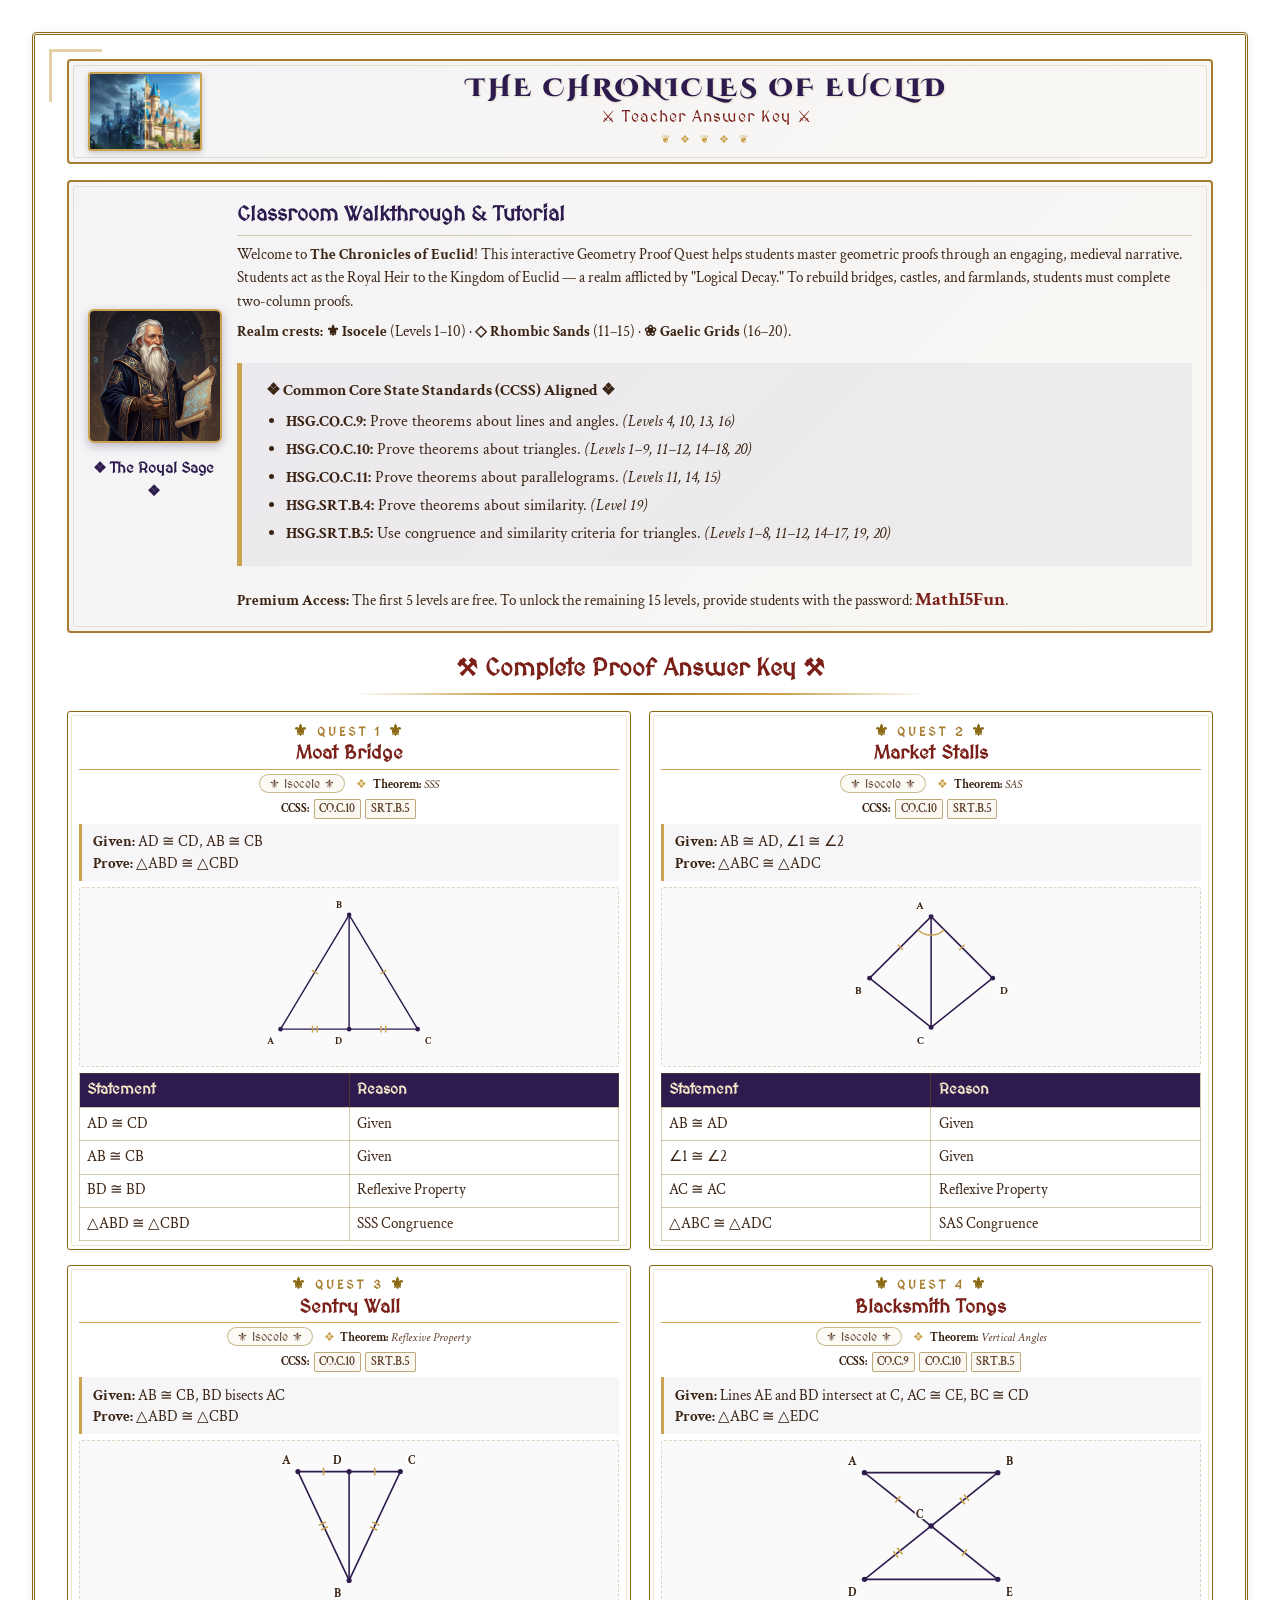
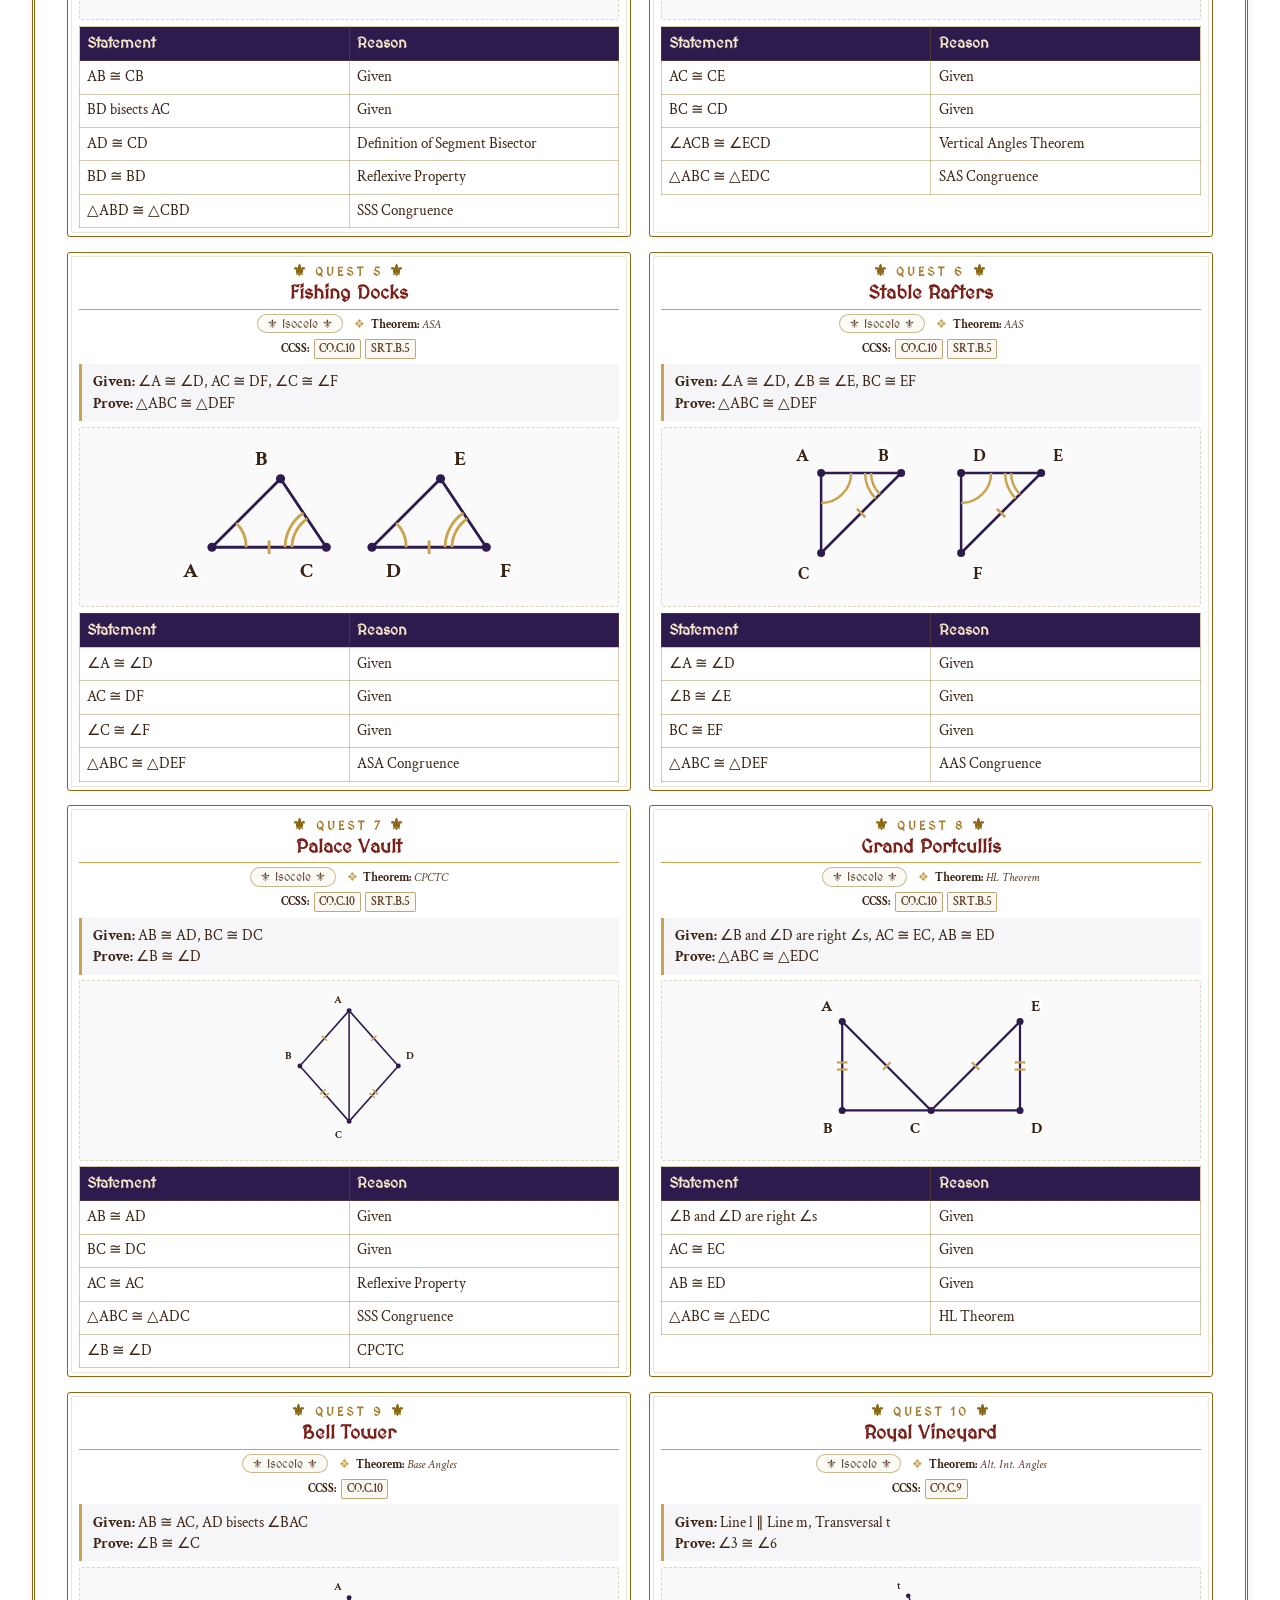
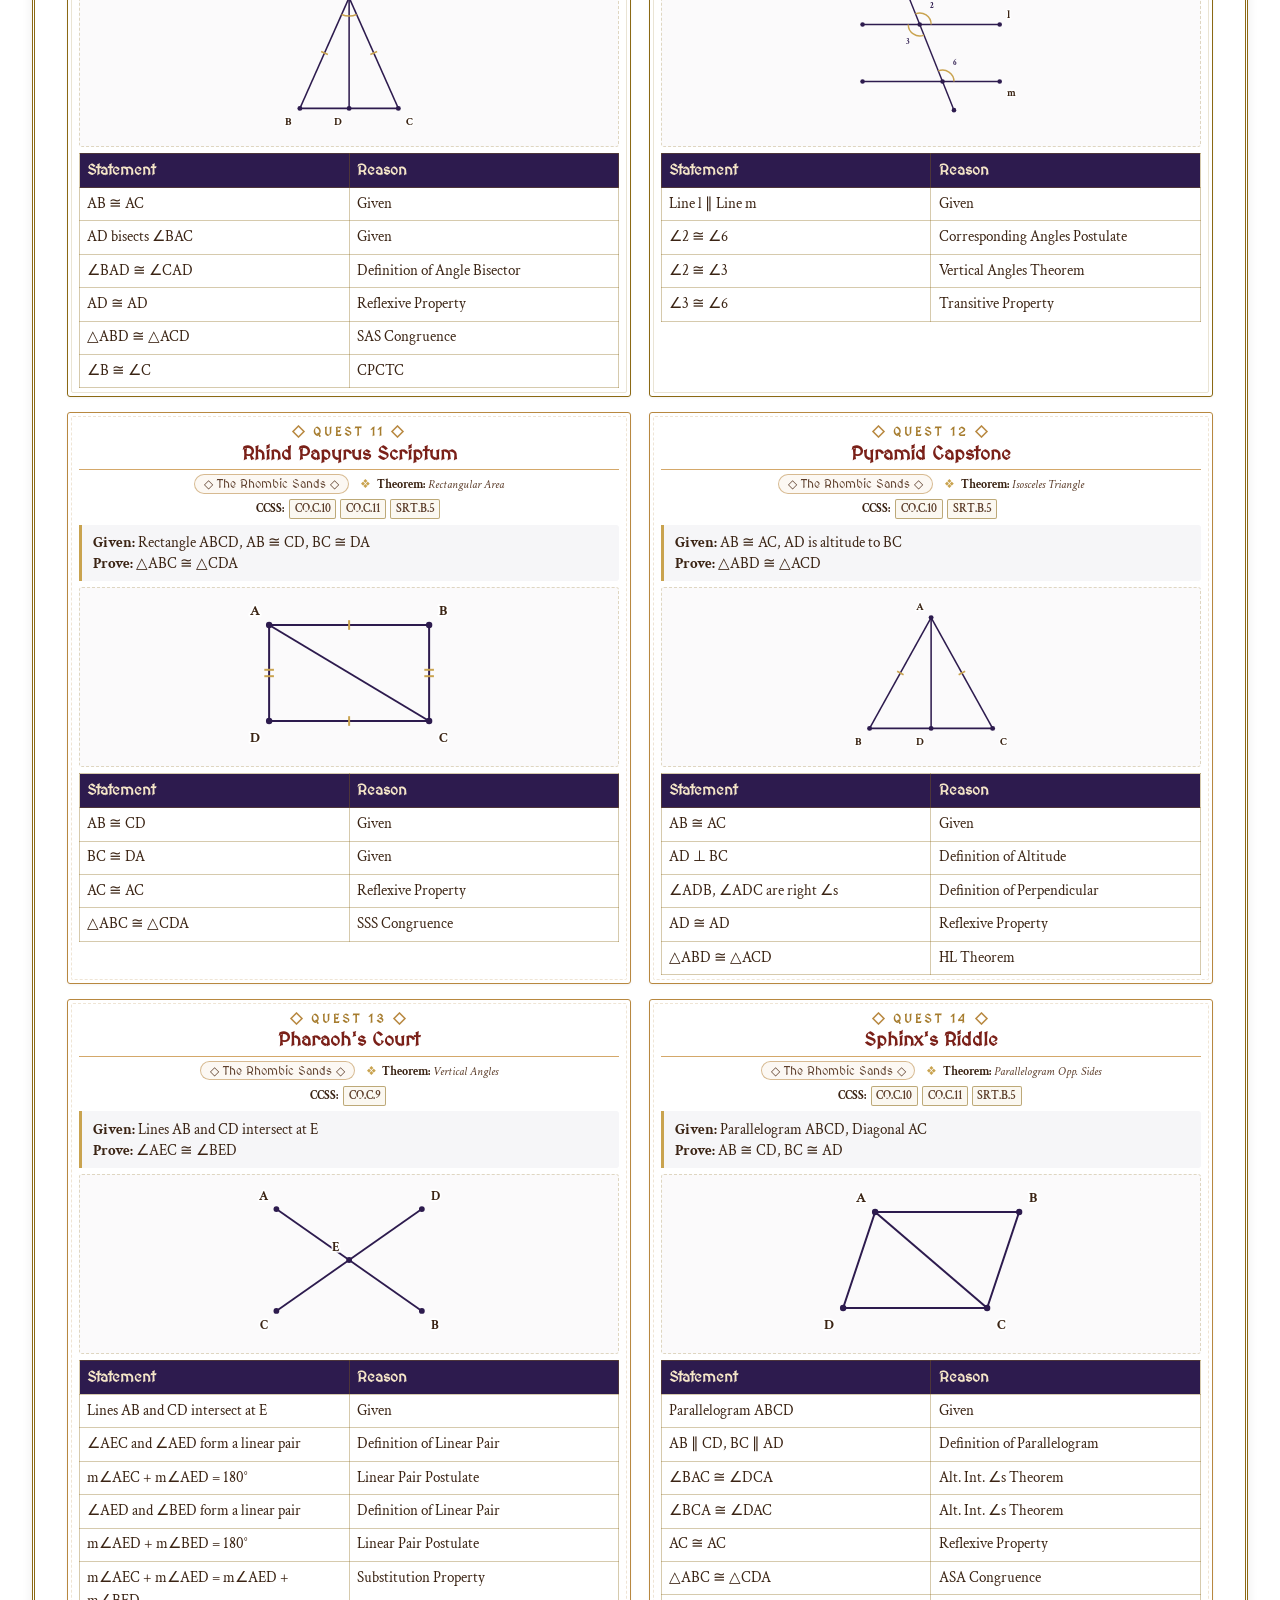
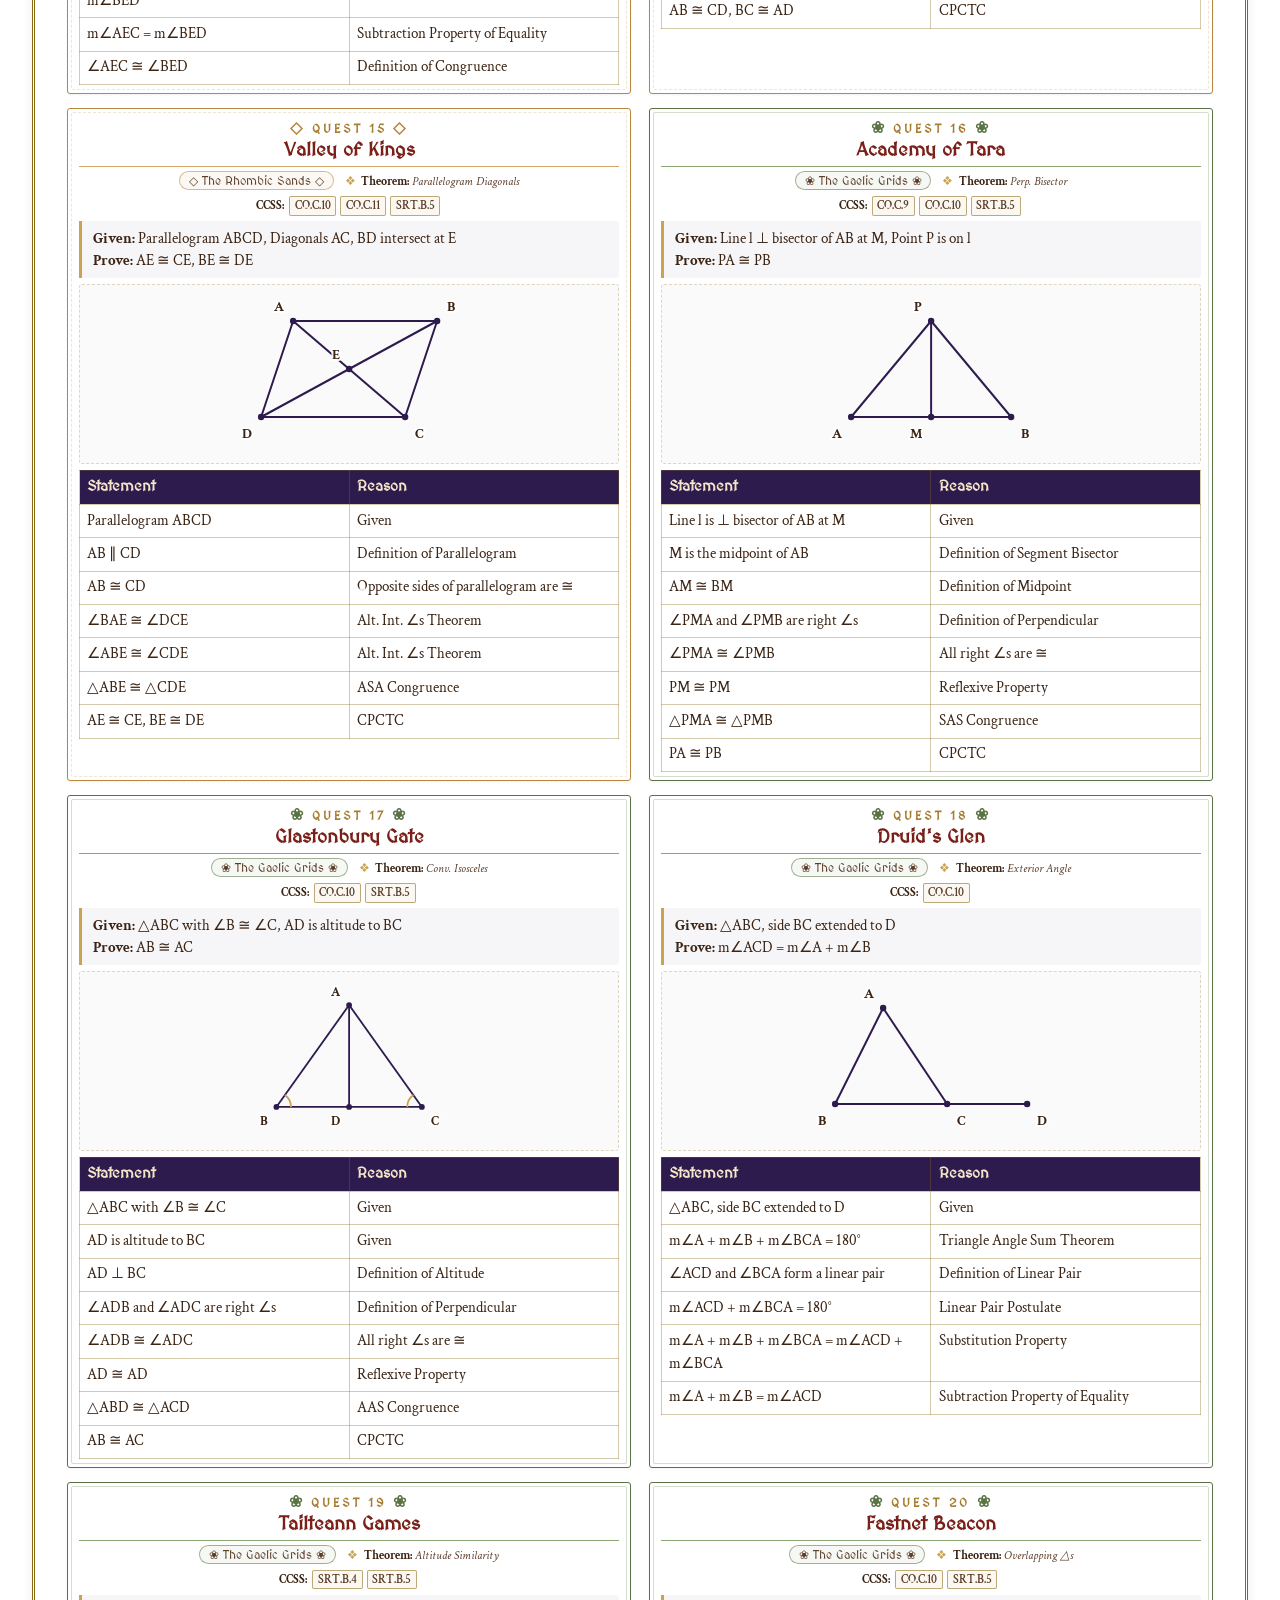
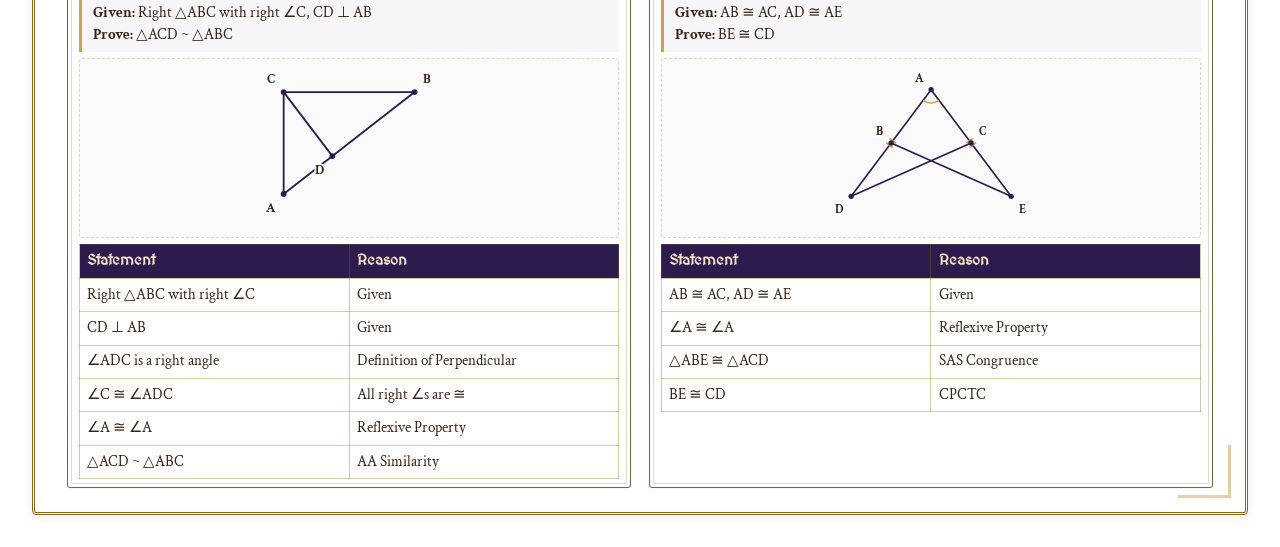
<file: AnswerKey.html>
<!DOCTYPE html>
<html lang="en">
<head>
    <meta charset="UTF-8">
    <meta name="viewport" content="width=device-width, initial-scale=1.0">
    <title>The Chronicles of Euclid - Teacher Answer Key</title>
    <link rel="preconnect" href="https://fonts.googleapis.com">
    <link href="https://fonts.googleapis.com/css2?family=Cinzel+Decorative:wght@400;700;900&family=MedievalSharp&family=Crimson+Text:ital,wght@0,400;0,600;0,700;1,400&display=swap" rel="stylesheet">
    <style>
        :root {
            --deep-plum: #2d1b4e;
            --royal-gold: #c9a34f;
            --burnt-gold: #a67c2e;
            --parchment: #f5e6c8;
            --parchment-dark: #e8d4a8;
            --ink-brown: #3b2414;
            --faded-ink: #5c3d2a;
            --blood-red: #7a2018;
            --emerald: #2e5339;
            --midnight: #1a1028;
            --border-ornate: #8b6914;
        }

        body {
            font-family: 'Crimson Text', Georgia, serif;
            background-color: #ffffff;
            color: var(--ink-brown);
            margin: 0;
            padding: 2rem;
            line-height: 1.55;
            font-size: 1.0rem;
        }

        .container {
            max-width: 1200px;
            margin: 0 auto;
            background: #ffffff;
            border: 3px double var(--border-ornate);
            border-radius: 4px;
            padding: 1.5rem 2rem;
            box-shadow: 0 2px 12px rgba(0, 0, 0, 0.08);
            position: relative;
        }

        .container::before,
        .container::after {
            content: '';
            position: absolute;
            width: 50px;
            height: 50px;
            border: 3px solid var(--royal-gold);
            opacity: 0.5;
        }
        .container::before { top: 14px; left: 14px; border-right: none; border-bottom: none; }
        .container::after { bottom: 14px; right: 14px; border-left: none; border-top: none; }

        h1, h2, h3 {
            font-family: 'Cinzel Decorative', 'MedievalSharp', cursive;
            color: var(--deep-plum);
            text-align: center;
        }

        /* Compact header: image + title block in a single row */
        .compact-header {
            display: flex;
            align-items: center;
            gap: 1.2rem;
            padding: 0.7rem 1.2rem;
            border: 2px solid var(--burnt-gold);
            border-radius: 4px;
            margin-bottom: 1rem;
            background: linear-gradient(135deg, rgba(45, 27, 78, 0.05) 0%, rgba(139, 105, 20, 0.05) 100%);
            position: relative;
        }
        .compact-header::before {
            content: '';
            position: absolute;
            inset: 4px;
            border: 1px solid rgba(139, 105, 20, 0.18);
            border-radius: 2px;
            pointer-events: none;
        }
        .compact-header .banner-img {
            width: 110px;
            height: 75px;
            object-fit: cover;
            border: 2px solid var(--royal-gold);
            border-radius: 3px;
            flex-shrink: 0;
            box-shadow: 0 2px 6px rgba(0,0,0,0.2);
        }
        .compact-header .title-block { flex: 1; text-align: center; }
        .compact-header h1 {
            font-size: 1.55rem;
            text-transform: uppercase;
            letter-spacing: 3px;
            margin: 0;
            font-weight: 900;
            text-shadow: 1px 1px 2px rgba(139, 105, 20, 0.2);
            line-height: 1.1;
        }
        .compact-header .subtitle {
            font-family: 'MedievalSharp', cursive;
            font-size: 1.0rem;
            color: var(--blood-red);
            margin-top: 0.15rem;
            letter-spacing: 1px;
        }
        .compact-header .ornate-mini {
            color: var(--royal-gold);
            letter-spacing: 4px;
            font-size: 0.7rem;
            margin-top: 0.1rem;
        }

        h2 {
            font-family: 'MedievalSharp', cursive;
            font-size: 1.5rem;
            margin-top: 1rem;
            margin-bottom: 0.9rem;
            color: var(--blood-red);
            position: relative;
            padding-bottom: 0.6rem;
        }

        h2::after {
            content: '';
            position: absolute;
            bottom: 0;
            left: 25%;
            width: 50%;
            height: 2px;
            background: linear-gradient(90deg, transparent, var(--royal-gold), var(--burnt-gold), var(--royal-gold), transparent);
        }

        .tutorial-box {
            background: linear-gradient(135deg, rgba(45, 27, 78, 0.05) 0%, rgba(139, 105, 20, 0.05) 100%);
            border: 2px solid var(--burnt-gold);
            padding: 1rem 1.2rem;
            border-radius: 4px;
            margin-bottom: 1rem;
            display: flex;
            align-items: center;
            gap: 1.2rem;
            position: relative;
        }

        .tutorial-box::before {
            content: '';
            position: absolute;
            inset: 4px;
            border: 1px solid rgba(139, 105, 20, 0.15);
            border-radius: 2px;
            pointer-events: none;
        }

        .tutorial-content { flex: 1; font-size: 0.95rem; }
        .tutorial-content p { margin: 0.4rem 0; }
        .tutorial-image { width: 130px; flex-shrink: 0; text-align: center; }
        .tutorial-image img {
            max-width: 100%;
            border-radius: 6px;
            border: 2px solid var(--royal-gold);
            box-shadow: 0 3px 10px rgba(45, 27, 78, 0.3);
        }
        .tutorial-box h3 {
            font-family: 'MedievalSharp', cursive;
            color: var(--deep-plum);
            margin: 0 0 0.4rem 0;
            text-align: left;
            border-bottom: 1px solid rgba(139, 105, 20, 0.3);
            padding-bottom: 0.3rem;
            font-size: 1.3rem;
        }

        .standards-box {
            background: rgba(45, 27, 78, 0.05);
            border-left: 5px solid var(--royal-gold);
            padding: 1rem 1.5rem;
            margin: 1.2rem 0;
            font-size: 1.0rem;
        }
        .standards-box ul { margin: 0.4rem 0 0 0; padding-left: 1.2rem; }
        .standards-box li { margin-bottom: 0.2rem; }

        /* Row-major grid: levels read top-to-bottom in order: 1,2 / 3,4 / ... */
        .levels-grid {
            display: grid;
            grid-template-columns: repeat(2, 1fr);
            gap: 0.9rem 1.1rem;
            margin-top: 1rem;
        }

        .level-card {
            background: #ffffff;
            border: 1.5px solid var(--burnt-gold);
            padding: 0.6rem 0.7rem 0.5rem;
            border-radius: 3px;
            box-shadow: 0 1px 3px rgba(0,0,0,0.05);
            break-inside: avoid;
            page-break-inside: avoid;
            box-sizing: border-box;
            position: relative;
        }
        .level-card::before {
            content: '';
            position: absolute;
            inset: 3px;
            border: 1px solid rgba(139, 105, 20, 0.18);
            border-radius: 2px;
            pointer-events: none;
        }

        /* Region-specific accents (subtle, ink-friendly when printed). */
        .level-card.region-isocele { border-color: #8b6914; }
        .level-card.region-isocele .quest-symbol { color: #8b6914; }
        .level-card.region-isocele .level-header { border-bottom-color: #c9a34f; }

        .level-card.region-rhombic-sands { border-color: #b88840; }
        .level-card.region-rhombic-sands .quest-symbol { color: #b88840; }
        .level-card.region-rhombic-sands .level-header { border-bottom-color: #d4a86a; }
        .level-card.region-rhombic-sands::before { border-style: dashed; border-color: rgba(184, 136, 64, 0.22); }

        .level-card.region-gaelic-grids { border-color: #5a7345; }
        .level-card.region-gaelic-grids .quest-symbol { color: #5a7345; }
        .level-card.region-gaelic-grids .level-header { border-bottom-color: #8aa672; }
        .level-card.region-gaelic-grids::before { border-color: rgba(90, 115, 69, 0.25); }

        .level-header {
            font-family: 'MedievalSharp', cursive;
            font-weight: bold;
            color: var(--blood-red);
            margin-bottom: 0.25rem;
            text-align: center;
            border-bottom: 1px solid var(--royal-gold);
            padding-bottom: 0.35rem;
            position: relative;
            line-height: 1.15;
        }
        .quest-number {
            display: block;
            font-size: 0.78rem;
            letter-spacing: 3px;
            color: var(--burnt-gold);
            margin-bottom: 0.05rem;
            text-transform: uppercase;
        }
        .quest-symbol { font-size: 1rem; margin: 0 0.4rem; }
        .quest-title { display: block; font-size: 1.2rem; }

        .level-meta {
            font-size: 0.78rem;
            text-align: center;
            color: var(--faded-ink);
            margin-bottom: 0.35rem;
            font-style: italic;
            line-height: 1.25;
        }
        .level-meta .region-badge {
            display: inline-block;
            border: 1px solid rgba(139, 105, 20, 0.45);
            border-radius: 10px;
            padding: 0.05rem 0.55rem;
            font-style: normal;
            font-family: 'MedievalSharp', cursive;
            font-size: 0.78rem;
            background: rgba(201, 163, 79, 0.06);
            margin-right: 0.35rem;
        }
        .level-card.region-rhombic-sands .level-meta .region-badge { border-color: rgba(184, 136, 64, 0.55); background: rgba(212, 168, 106, 0.08); }
        .level-card.region-gaelic-grids .level-meta .region-badge { border-color: rgba(90, 115, 69, 0.55); background: rgba(138, 166, 114, 0.08); }
        .level-meta .pip { color: var(--royal-gold); margin: 0 0.35rem; font-style: normal; }
        .level-meta strong { font-style: normal; color: var(--ink-brown); }
        .standards-line {
            font-size: 0.72rem;
            text-align: center;
            color: var(--faded-ink);
            margin-bottom: 0.35rem;
            font-family: 'Crimson Text', serif;
        }
        .standards-line strong { color: var(--ink-brown); }
        .standards-line .std-tag {
            display: inline-block;
            border: 1px solid rgba(139, 105, 20, 0.55);
            border-radius: 2px;
            padding: 0 0.3rem;
            margin: 0 0.12rem;
            background: rgba(201, 163, 79, 0.08);
            font-weight: 600;
        }

        .given-prove {
            margin-bottom: 0.35rem;
            padding: 0.45rem 0.7rem;
            background: rgba(45, 27, 78, 0.04);
            border-left: 3px solid var(--royal-gold);
            border-radius: 0 3px 3px 0;
            font-size: 0.95rem;
            line-height: 1.4;
        }

        .diagram-container {
            text-align: center;
            margin-bottom: 0.35rem;
            background: rgba(45, 27, 78, 0.02);
            border: 1px dashed rgba(139, 105, 20, 0.25);
            border-radius: 3px;
            padding: 0.3rem;
        }

        table {
            width: 100%;
            border-collapse: collapse;
            font-size: 0.92rem;
        }

        th, td {
            border: 1.5px solid rgba(139, 105, 20, 0.35);
            padding: 0.3rem 0.45rem;
            text-align: left;
            vertical-align: top;
        }

        th {
            background: var(--deep-plum);
            color: var(--parchment);
            font-family: 'MedievalSharp', cursive;
            font-weight: bold;
            font-size: 0.95rem;
        }

        @media print {
            @page { size: letter; margin: 0.45in; }
            body { background: white !important; padding: 0; margin: 0; font-size: 9.5pt; line-height: 1.35; color: #000 !important; }
            .container { box-shadow: none; border: none; padding: 0; max-width: 100%; background: white !important; }
            .container::before, .container::after { display: none; }
            .compact-header { border: 1px solid #555 !important; background: white !important; padding: 0.35rem 0.6rem; margin-bottom: 0.5rem; gap: 0.6rem; }
            .compact-header::before { display: none; }
            .compact-header .banner-img { display: none; }
            .compact-header h1 { font-size: 13pt; letter-spacing: 1.5px; color: #000 !important; text-shadow: none !important; }
            .compact-header .subtitle { font-size: 9.5pt; color: #000 !important; }
            .compact-header .ornate-mini { color: #777 !important; font-size: 6.5pt; letter-spacing: 2px; }
            h2 { font-size: 11.5pt; margin-top: 0.3rem; margin-bottom: 0.35rem; color: #000 !important; padding-bottom: 0.25rem; }
            h2::after { background: #000 !important; height: 1px; left: 30%; width: 40%; }
            .tutorial-box { border: 1px solid #555; background: white !important; break-inside: avoid; page-break-inside: avoid; gap: 0.5rem; padding: 0.5rem 0.7rem; margin-bottom: 0.6rem; }
            .tutorial-box::before { display: none; }
            .tutorial-image { width: 80px; }
            .tutorial-image img { border: 1.5px solid #555 !important; box-shadow: none !important; }
            .tutorial-box h3 { font-size: 10.5pt; color: #000 !important; padding-bottom: 0.15rem; margin-bottom: 0.25rem; }
            .tutorial-content { font-size: 8.5pt; }
            .tutorial-content p { margin: 0.2rem 0; }
            .standards-box { background: white !important; border-left: 2px solid #000; padding: 0.35rem 0.6rem; margin: 0.4rem 0; font-size: 8.5pt; }
            .standards-box ul { padding-left: 1rem; }
            .levels-grid { display: grid !important; grid-template-columns: repeat(2, 1fr) !important; column-gap: 0.5rem; row-gap: 0.4rem; margin-top: 0.4rem; }
            .level-card {
                break-inside: avoid; page-break-inside: avoid;
                border: 1px solid #555 !important;
                box-shadow: none !important;
                padding: 0.3rem 0.35rem 0.25rem;
                background: white !important;
            }
            .level-card::before { border: 1px solid #aaa !important; inset: 2px; }
            /* Region styles in print: use border style only (ink-friendly). */
            .level-card.region-isocele { border-color: #555 !important; }
            .level-card.region-rhombic-sands { border: 1px dashed #555 !important; }
            .level-card.region-rhombic-sands::before { border: 1px dashed #aaa !important; }
            .level-card.region-gaelic-grids { border: 1.5px double #555 !important; }
            .level-card.region-gaelic-grids::before { border: 1px solid #aaa !important; }
            .level-header { color: #000 !important; padding-bottom: 0.2rem; margin-bottom: 0.2rem; border-bottom: 1px solid #777 !important; }
            .quest-number { color: #555 !important; font-size: 7.5pt; letter-spacing: 2.5px; }
            .quest-symbol { color: #555 !important; font-size: 9pt; }
            .quest-title { font-size: 10.5pt; }
            .level-meta { color: #333 !important; font-size: 7.2pt; margin-bottom: 0.2rem; }
            .level-meta .region-badge { background: white !important; border: 1px solid #888 !important; padding: 0.02rem 0.4rem; }
            .level-meta .pip { color: #888 !important; }
            .standards-line { color: #333 !important; font-size: 6.8pt; margin-bottom: 0.2rem; }
            .standards-line .std-tag { background: white !important; border-color: #888 !important; }
            .given-prove { background: white !important; border-left: 2px solid #555 !important; padding: 0.2rem 0.4rem; margin-bottom: 0.25rem; font-size: 8.4pt; line-height: 1.3; }
            .diagram-container { border: 1px solid #bbb !important; background: white !important; padding: 0.15rem; margin-bottom: 0.25rem; }
            .diagram-container svg { max-height: 105px !important; margin-bottom: -3px; }
            table { font-size: 8pt; }
            th, td { padding: 0.18rem 0.3rem; border: 1px solid #777 !important; }
            th { background: #f0f0f0 !important; color: #000 !important; font-size: 8pt; padding-top: 0.15rem; padding-bottom: 0.15rem; -webkit-print-color-adjust: exact; print-color-adjust: exact; }
            h2.print-break-before { page-break-before: always; break-before: page; }
        }
        @media (max-width: 800px) {
            .levels-grid { grid-template-columns: 1fr; }
            .compact-header { flex-direction: column; }
            .tutorial-box { flex-direction: column; }
            .container { padding: 0.8rem; }
        }
    </style>
</head>
<body>

<div class="container">
    <div class="compact-header">
        <img class="banner-img" src="Images/CastleTitle.jpg" alt="The Chronicles of Euclid Castle">
        <div class="title-block">
            <h1>The Chronicles of Euclid</h1>
            <div class="subtitle">&#9876; Teacher Answer Key &#9876;</div>
            <div class="ornate-mini">&#10086; &#10070; &#10086; &#10070; &#10086;</div>
        </div>
    </div>

    <div class="tutorial-box">
        <div class="tutorial-image">
            <img src="Images/SageCharacter.png" alt="The Royal Sage">
            <div style="font-family: 'MedievalSharp', cursive; margin-top: 0.3rem; font-weight: bold; color: var(--deep-plum); font-size: 0.95rem;">&#10070; The Royal Sage &#10070;</div>
        </div>
        <div class="tutorial-content">
            <h3>Classroom Walkthrough &amp; Tutorial</h3>
            <p>Welcome to <strong>The Chronicles of Euclid</strong>! This interactive Geometry Proof Quest helps students master geometric proofs through an engaging, medieval narrative. Students act as the Royal Heir to the Kingdom of Euclid &mdash; a realm afflicted by "Logical Decay." To rebuild bridges, castles, and farmlands, students must complete two-column proofs.</p>
            <p style="margin-bottom: 0.4rem;"><strong>Realm crests:</strong> <strong>&#9884; Isocele</strong> (Levels 1&ndash;10) &middot; <strong>&#9671; Rhombic Sands</strong> (11&ndash;15) &middot; <strong>&#10048; Gaelic Grids</strong> (16&ndash;20).</p>

            <div class="standards-box">
                <strong>&#10070; Common Core State Standards (CCSS) Aligned &#10070;</strong>
                <ul>
                    <li><strong>HSG.CO.C.9:</strong> Prove theorems about lines and angles. <em>(Levels 4, 10, 13, 16)</em></li>
                    <li><strong>HSG.CO.C.10:</strong> Prove theorems about triangles. <em>(Levels 1&ndash;9, 11&ndash;12, 14&ndash;18, 20)</em></li>
                    <li><strong>HSG.CO.C.11:</strong> Prove theorems about parallelograms. <em>(Levels 11, 14, 15)</em></li>
                    <li><strong>HSG.SRT.B.4:</strong> Prove theorems about similarity. <em>(Level 19)</em></li>
                    <li><strong>HSG.SRT.B.5:</strong> Use congruence and similarity criteria for triangles. <em>(Levels 1&ndash;8, 11&ndash;12, 14&ndash;17, 19, 20)</em></li>
                </ul>
            </div>

            <p style="margin-bottom: 0;"><strong>Premium Access:</strong> The first 5 levels are free. To unlock the remaining 15 levels, provide students with the password: <strong style="font-size:1.2rem; color:var(--blood-red);">MathI5Fun</strong>.</p>
        </div>
    </div>

    <h2 class="print-break-before">&#9874; Complete Proof Answer Key &#9874;</h2>

    <div class="levels-grid">

        <div class="level-card region-isocele">
            <div class="level-header">
                <span class="quest-number"><span class="quest-symbol">&#9884;</span>Quest&nbsp;1<span class="quest-symbol">&#9884;</span></span>
                <span class="quest-title">Moat Bridge</span>
            </div>
            <div class="level-meta"><span class="region-badge">&#9884;&nbsp;Isocele&nbsp;&#9884;</span><span class="pip">&#10070;</span><strong>Theorem:</strong>&nbsp;SSS</div>
            <div class="standards-line"><strong>CCSS:</strong> <span class="std-tag">CO.C.10</span><span class="std-tag">SRT.B.5</span></div>
            <div class="given-prove">
                <strong>Given:</strong> AD ≅ CD, AB ≅ CB<br>
                <strong>Prove:</strong> △ABD ≅ △CBD
            </div>
            <div class="diagram-container">
                <svg id="diagram-1" width="320" height="260" style="max-width: 100%;"></svg>
            </div>
            <table>
                <thead>
                    <tr>
                        <th style="width: 50%;">Statement</th>
                        <th style="width: 50%;">Reason</th>
                    </tr>
                </thead>
                <tbody>

                    <tr>
                        <td>AD ≅ CD</td>
                        <td>Given</td>
                    </tr>

                    <tr>
                        <td>AB ≅ CB</td>
                        <td>Given</td>
                    </tr>

                    <tr>
                        <td>BD ≅ BD</td>
                        <td>Reflexive Property</td>
                    </tr>

                    <tr>
                        <td>△ABD ≅ △CBD</td>
                        <td>SSS Congruence</td>
                    </tr>

                </tbody>
            </table>
        </div>

        <script>
            window.diagramsData = window.diagramsData || {};
            window.diagramsData[1] = {
      "points": [
        {
          "id": "A",
          "x": 40,
          "y": 230,
          "label": "A"
        },
        {
          "id": "B",
          "x": 160,
          "y": 30,
          "label": "B"
        },
        {
          "id": "C",
          "x": 280,
          "y": 230,
          "label": "C"
        },
        {
          "id": "D",
          "x": 160,
          "y": 230,
          "label": "D"
        }
      ],
      "lines": [
        {
          "id": "AB",
          "from": "A",
          "to": "B"
        },
        {
          "id": "CB",
          "from": "C",
          "to": "B"
        },
        {
          "id": "AD",
          "from": "A",
          "to": "D"
        },
        {
          "id": "CD",
          "from": "C",
          "to": "D"
        },
        {
          "id": "BD",
          "from": "B",
          "to": "D"
        }
      ],
      "givenMarks": {
        "ticks": [
          {
            "line": "AB",
            "count": 1
          },
          {
            "line": "CB",
            "count": 1
          },
          {
            "line": "AD",
            "count": 2
          },
          {
            "line": "CD",
            "count": 2
          }
        ],
        "arcs": []
      }
    };
        </script>

        <div class="level-card region-isocele">
            <div class="level-header">
                <span class="quest-number"><span class="quest-symbol">&#9884;</span>Quest&nbsp;2<span class="quest-symbol">&#9884;</span></span>
                <span class="quest-title">Market Stalls</span>
            </div>
            <div class="level-meta"><span class="region-badge">&#9884;&nbsp;Isocele&nbsp;&#9884;</span><span class="pip">&#10070;</span><strong>Theorem:</strong>&nbsp;SAS</div>
            <div class="standards-line"><strong>CCSS:</strong> <span class="std-tag">CO.C.10</span><span class="std-tag">SRT.B.5</span></div>
            <div class="given-prove">
                <strong>Given:</strong> AB ≅ AD, ∠1 ≅ ∠2<br>
                <strong>Prove:</strong> △ABC ≅ △ADC
            </div>
            <div class="diagram-container">
                <svg id="diagram-2" width="320" height="260" style="max-width: 100%;"></svg>
            </div>
            <table>
                <thead>
                    <tr>
                        <th style="width: 50%;">Statement</th>
                        <th style="width: 50%;">Reason</th>
                    </tr>
                </thead>
                <tbody>

                    <tr>
                        <td>AB ≅ AD</td>
                        <td>Given</td>
                    </tr>

                    <tr>
                        <td>∠1 ≅ ∠2</td>
                        <td>Given</td>
                    </tr>

                    <tr>
                        <td>AC ≅ AC</td>
                        <td>Reflexive Property</td>
                    </tr>

                    <tr>
                        <td>△ABC ≅ △ADC</td>
                        <td>SAS Congruence</td>
                    </tr>

                </tbody>
            </table>
        </div>

        <script>
            window.diagramsData = window.diagramsData || {};
            window.diagramsData[2] = {
      "points": [
        {
          "id": "A",
          "x": 160,
          "y": 50,
          "label": "A"
        },
        {
          "id": "B",
          "x": 60,
          "y": 150,
          "label": "B"
        },
        {
          "id": "C",
          "x": 160,
          "y": 230,
          "label": "C"
        },
        {
          "id": "D",
          "x": 260,
          "y": 150,
          "label": "D"
        }
      ],
      "lines": [
        {
          "id": "AB",
          "from": "A",
          "to": "B"
        },
        {
          "id": "AD",
          "from": "A",
          "to": "D"
        },
        {
          "id": "BC",
          "from": "B",
          "to": "C"
        },
        {
          "id": "DC",
          "from": "D",
          "to": "C"
        },
        {
          "id": "AC",
          "from": "A",
          "to": "C"
        }
      ],
      "givenMarks": {
        "ticks": [
          {
            "line": "AB",
            "count": 1
          },
          {
            "line": "AD",
            "count": 1
          }
        ],
        "arcs": [
          {
            "vertex": "A",
            "rays": [
              "B",
              "C"
            ],
            "count": 1
          },
          {
            "vertex": "A",
            "rays": [
              "D",
              "C"
            ],
            "count": 1
          }
        ]
      }
    };
        </script>

        <div class="level-card region-isocele">
            <div class="level-header">
                <span class="quest-number"><span class="quest-symbol">&#9884;</span>Quest&nbsp;3<span class="quest-symbol">&#9884;</span></span>
                <span class="quest-title">Sentry Wall</span>
            </div>
            <div class="level-meta"><span class="region-badge">&#9884;&nbsp;Isocele&nbsp;&#9884;</span><span class="pip">&#10070;</span><strong>Theorem:</strong>&nbsp;Reflexive Property</div>
            <div class="standards-line"><strong>CCSS:</strong> <span class="std-tag">CO.C.10</span><span class="std-tag">SRT.B.5</span></div>
            <div class="given-prove">
                <strong>Given:</strong> AB ≅ CB, BD bisects AC<br>
                <strong>Prove:</strong> △ABD ≅ △CBD
            </div>
            <div class="diagram-container">
                <svg id="diagram-3" width="320" height="260" style="max-width: 100%;"></svg>
            </div>
            <table>
                <thead>
                    <tr>
                        <th style="width: 50%;">Statement</th>
                        <th style="width: 50%;">Reason</th>
                    </tr>
                </thead>
                <tbody>

                    <tr>
                        <td>AB ≅ CB</td>
                        <td>Given</td>
                    </tr>

                    <tr>
                        <td>BD bisects AC</td>
                        <td>Given</td>
                    </tr>

                    <tr>
                        <td>AD ≅ CD</td>
                        <td>Definition of Segment Bisector</td>
                    </tr>

                    <tr>
                        <td>BD ≅ BD</td>
                        <td>Reflexive Property</td>
                    </tr>

                    <tr>
                        <td>△ABD ≅ △CBD</td>
                        <td>SSS Congruence</td>
                    </tr>

                </tbody>
            </table>
        </div>

        <script>
            window.diagramsData = window.diagramsData || {};
            window.diagramsData[3] = {
      "points": [
        {
          "id": "A",
          "x": 80,
          "y": 50,
          "label": "A"
        },
        {
          "id": "D",
          "x": 160,
          "y": 50,
          "label": "D"
        },
        {
          "id": "C",
          "x": 240,
          "y": 50,
          "label": "C"
        },
        {
          "id": "B",
          "x": 160,
          "y": 220,
          "label": "B"
        }
      ],
      "lines": [
        {
          "id": "AD",
          "from": "A",
          "to": "D"
        },
        {
          "id": "DC",
          "from": "D",
          "to": "C"
        },
        {
          "id": "AB",
          "from": "A",
          "to": "B"
        },
        {
          "id": "CB",
          "from": "C",
          "to": "B"
        },
        {
          "id": "DB",
          "from": "D",
          "to": "B"
        }
      ],
      "givenMarks": {
        "ticks": [
          {
            "line": "AB",
            "count": 2
          },
          {
            "line": "CB",
            "count": 2
          },
          {
            "line": "AD",
            "count": 1
          },
          {
            "line": "DC",
            "count": 1
          }
        ],
        "arcs": []
      }
    };
        </script>

        <div class="level-card region-isocele">
            <div class="level-header">
                <span class="quest-number"><span class="quest-symbol">&#9884;</span>Quest&nbsp;4<span class="quest-symbol">&#9884;</span></span>
                <span class="quest-title">Blacksmith Tongs</span>
            </div>
            <div class="level-meta"><span class="region-badge">&#9884;&nbsp;Isocele&nbsp;&#9884;</span><span class="pip">&#10070;</span><strong>Theorem:</strong>&nbsp;Vertical Angles</div>
            <div class="standards-line"><strong>CCSS:</strong> <span class="std-tag">CO.C.9</span><span class="std-tag">CO.C.10</span><span class="std-tag">SRT.B.5</span></div>
            <div class="given-prove">
                <strong>Given:</strong> Lines AE and BD intersect at C, AC ≅ CE, BC ≅ CD<br>
                <strong>Prove:</strong> △ABC ≅ △EDC
            </div>
            <div class="diagram-container">
                <svg id="diagram-4" width="320" height="260" style="max-width: 100%;"></svg>
            </div>
            <table>
                <thead>
                    <tr>
                        <th style="width: 50%;">Statement</th>
                        <th style="width: 50%;">Reason</th>
                    </tr>
                </thead>
                <tbody>

                    <tr>
                        <td>AC ≅ CE</td>
                        <td>Given</td>
                    </tr>

                    <tr>
                        <td>BC ≅ CD</td>
                        <td>Given</td>
                    </tr>

                    <tr>
                        <td>∠ACB ≅ ∠ECD</td>
                        <td>Vertical Angles Theorem</td>
                    </tr>

                    <tr>
                        <td>△ABC ≅ △EDC</td>
                        <td>SAS Congruence</td>
                    </tr>

                </tbody>
            </table>
        </div>

        <script>
            window.diagramsData = window.diagramsData || {};
            window.diagramsData[4] = {
      "points": [
        {
          "id": "A",
          "x": 60,
          "y": 60,
          "label": "A"
        },
        {
          "id": "B",
          "x": 260,
          "y": 60,
          "label": "B"
        },
        {
          "id": "C",
          "x": 160,
          "y": 140,
          "label": "C"
        },
        {
          "id": "D",
          "x": 60,
          "y": 220,
          "label": "D"
        },
        {
          "id": "E",
          "x": 260,
          "y": 220,
          "label": "E"
        }
      ],
      "lines": [
        {
          "id": "AE",
          "from": "A",
          "to": "E"
        },
        {
          "id": "BD",
          "from": "B",
          "to": "D"
        },
        {
          "id": "AB",
          "from": "A",
          "to": "B"
        },
        {
          "id": "DE",
          "from": "D",
          "to": "E"
        }
      ],
      "givenMarks": {
        "ticks": [
          {
            "line": "AC",
            "count": 1
          },
          {
            "line": "CE",
            "count": 1
          },
          {
            "line": "BC",
            "count": 2
          },
          {
            "line": "CD",
            "count": 2
          }
        ],
        "arcs": []
      }
    };
        </script>

        <div class="level-card region-isocele">
            <div class="level-header">
                <span class="quest-number"><span class="quest-symbol">&#9884;</span>Quest&nbsp;5<span class="quest-symbol">&#9884;</span></span>
                <span class="quest-title">Fishing Docks</span>
            </div>
            <div class="level-meta"><span class="region-badge">&#9884;&nbsp;Isocele&nbsp;&#9884;</span><span class="pip">&#10070;</span><strong>Theorem:</strong>&nbsp;ASA</div>
            <div class="standards-line"><strong>CCSS:</strong> <span class="std-tag">CO.C.10</span><span class="std-tag">SRT.B.5</span></div>
            <div class="given-prove">
                <strong>Given:</strong> ∠A ≅ ∠D, AC ≅ DF, ∠C ≅ ∠F<br>
                <strong>Prove:</strong> △ABC ≅ △DEF
            </div>
            <div class="diagram-container">
                <svg id="diagram-5" width="320" height="260" style="max-width: 100%;"></svg>
            </div>
            <table>
                <thead>
                    <tr>
                        <th style="width: 50%;">Statement</th>
                        <th style="width: 50%;">Reason</th>
                    </tr>
                </thead>
                <tbody>

                    <tr>
                        <td>∠A ≅ ∠D</td>
                        <td>Given</td>
                    </tr>

                    <tr>
                        <td>AC ≅ DF</td>
                        <td>Given</td>
                    </tr>

                    <tr>
                        <td>∠C ≅ ∠F</td>
                        <td>Given</td>
                    </tr>

                    <tr>
                        <td>△ABC ≅ △DEF</td>
                        <td>ASA Congruence</td>
                    </tr>

                </tbody>
            </table>
        </div>

        <script>
            window.diagramsData = window.diagramsData || {};
            window.diagramsData[5] = {
      "points": [
        {
          "id": "A",
          "x": 40,
          "y": 100,
          "label": "A"
        },
        {
          "id": "B",
          "x": 100,
          "y": 40,
          "label": "B"
        },
        {
          "id": "C",
          "x": 140,
          "y": 100,
          "label": "C"
        },
        {
          "id": "D",
          "x": 180,
          "y": 100,
          "label": "D"
        },
        {
          "id": "E",
          "x": 240,
          "y": 40,
          "label": "E"
        },
        {
          "id": "F",
          "x": 280,
          "y": 100,
          "label": "F"
        }
      ],
      "lines": [
        {
          "id": "AB",
          "from": "A",
          "to": "B"
        },
        {
          "id": "BC",
          "from": "B",
          "to": "C"
        },
        {
          "id": "AC",
          "from": "A",
          "to": "C"
        },
        {
          "id": "DE",
          "from": "D",
          "to": "E"
        },
        {
          "id": "EF",
          "from": "E",
          "to": "F"
        },
        {
          "id": "DF",
          "from": "D",
          "to": "F"
        }
      ],
      "givenMarks": {
        "ticks": [
          {
            "line": "AC",
            "count": 1
          },
          {
            "line": "DF",
            "count": 1
          }
        ],
        "arcs": [
          {
            "vertex": "A",
            "rays": [
              "B",
              "C"
            ],
            "count": 1
          },
          {
            "vertex": "D",
            "rays": [
              "E",
              "F"
            ],
            "count": 1
          },
          {
            "vertex": "C",
            "rays": [
              "A",
              "B"
            ],
            "count": 2
          },
          {
            "vertex": "F",
            "rays": [
              "D",
              "E"
            ],
            "count": 2
          }
        ]
      }
    };
        </script>

        <div class="level-card region-isocele">
            <div class="level-header">
                <span class="quest-number"><span class="quest-symbol">&#9884;</span>Quest&nbsp;6<span class="quest-symbol">&#9884;</span></span>
                <span class="quest-title">Stable Rafters</span>
            </div>
            <div class="level-meta"><span class="region-badge">&#9884;&nbsp;Isocele&nbsp;&#9884;</span><span class="pip">&#10070;</span><strong>Theorem:</strong>&nbsp;AAS</div>
            <div class="standards-line"><strong>CCSS:</strong> <span class="std-tag">CO.C.10</span><span class="std-tag">SRT.B.5</span></div>
            <div class="given-prove">
                <strong>Given:</strong> ∠A ≅ ∠D, ∠B ≅ ∠E, BC ≅ EF<br>
                <strong>Prove:</strong> △ABC ≅ △DEF
            </div>
            <div class="diagram-container">
                <svg id="diagram-6" width="320" height="260" style="max-width: 100%;"></svg>
            </div>
            <table>
                <thead>
                    <tr>
                        <th style="width: 50%;">Statement</th>
                        <th style="width: 50%;">Reason</th>
                    </tr>
                </thead>
                <tbody>

                    <tr>
                        <td>∠A ≅ ∠D</td>
                        <td>Given</td>
                    </tr>

                    <tr>
                        <td>∠B ≅ ∠E</td>
                        <td>Given</td>
                    </tr>

                    <tr>
                        <td>BC ≅ EF</td>
                        <td>Given</td>
                    </tr>

                    <tr>
                        <td>△ABC ≅ △DEF</td>
                        <td>AAS Congruence</td>
                    </tr>

                </tbody>
            </table>
        </div>

        <script>
            window.diagramsData = window.diagramsData || {};
            window.diagramsData[6] = {
      "points": [
        {
          "id": "A",
          "x": 40,
          "y": 60,
          "label": "A"
        },
        {
          "id": "B",
          "x": 120,
          "y": 60,
          "label": "B"
        },
        {
          "id": "C",
          "x": 40,
          "y": 140,
          "label": "C"
        },
        {
          "id": "D",
          "x": 180,
          "y": 60,
          "label": "D"
        },
        {
          "id": "E",
          "x": 260,
          "y": 60,
          "label": "E"
        },
        {
          "id": "F",
          "x": 180,
          "y": 140,
          "label": "F"
        }
      ],
      "lines": [
        {
          "id": "AB",
          "from": "A",
          "to": "B"
        },
        {
          "id": "BC",
          "from": "B",
          "to": "C"
        },
        {
          "id": "AC",
          "from": "A",
          "to": "C"
        },
        {
          "id": "DE",
          "from": "D",
          "to": "E"
        },
        {
          "id": "EF",
          "from": "E",
          "to": "F"
        },
        {
          "id": "DF",
          "from": "D",
          "to": "F"
        }
      ],
      "givenMarks": {
        "ticks": [
          {
            "line": "BC",
            "count": 1
          },
          {
            "line": "EF",
            "count": 1
          }
        ],
        "arcs": [
          {
            "vertex": "A",
            "rays": [
              "B",
              "C"
            ],
            "count": 1
          },
          {
            "vertex": "D",
            "rays": [
              "E",
              "F"
            ],
            "count": 1
          },
          {
            "vertex": "B",
            "rays": [
              "A",
              "C"
            ],
            "count": 2
          },
          {
            "vertex": "E",
            "rays": [
              "D",
              "F"
            ],
            "count": 2
          }
        ]
      }
    };
        </script>

        <div class="level-card region-isocele">
            <div class="level-header">
                <span class="quest-number"><span class="quest-symbol">&#9884;</span>Quest&nbsp;7<span class="quest-symbol">&#9884;</span></span>
                <span class="quest-title">Palace Vault</span>
            </div>
            <div class="level-meta"><span class="region-badge">&#9884;&nbsp;Isocele&nbsp;&#9884;</span><span class="pip">&#10070;</span><strong>Theorem:</strong>&nbsp;CPCTC</div>
            <div class="standards-line"><strong>CCSS:</strong> <span class="std-tag">CO.C.10</span><span class="std-tag">SRT.B.5</span></div>
            <div class="given-prove">
                <strong>Given:</strong> AB ≅ AD, BC ≅ DC<br>
                <strong>Prove:</strong> ∠B ≅ ∠D
            </div>
            <div class="diagram-container">
                <svg id="diagram-7" width="320" height="260" style="max-width: 100%;"></svg>
            </div>
            <table>
                <thead>
                    <tr>
                        <th style="width: 50%;">Statement</th>
                        <th style="width: 50%;">Reason</th>
                    </tr>
                </thead>
                <tbody>

                    <tr>
                        <td>AB ≅ AD</td>
                        <td>Given</td>
                    </tr>

                    <tr>
                        <td>BC ≅ DC</td>
                        <td>Given</td>
                    </tr>

                    <tr>
                        <td>AC ≅ AC</td>
                        <td>Reflexive Property</td>
                    </tr>

                    <tr>
                        <td>△ABC ≅ △ADC</td>
                        <td>SSS Congruence</td>
                    </tr>

                    <tr>
                        <td>∠B ≅ ∠D</td>
                        <td>CPCTC</td>
                    </tr>

                </tbody>
            </table>
        </div>

        <script>
            window.diagramsData = window.diagramsData || {};
            window.diagramsData[7] = {
      "points": [
        {
          "id": "A",
          "x": 160,
          "y": 40,
          "label": "A"
        },
        {
          "id": "B",
          "x": 80,
          "y": 130,
          "label": "B"
        },
        {
          "id": "C",
          "x": 160,
          "y": 220,
          "label": "C"
        },
        {
          "id": "D",
          "x": 240,
          "y": 130,
          "label": "D"
        }
      ],
      "lines": [
        {
          "id": "AB",
          "from": "A",
          "to": "B"
        },
        {
          "id": "BC",
          "from": "B",
          "to": "C"
        },
        {
          "id": "CD",
          "from": "C",
          "to": "D"
        },
        {
          "id": "DA",
          "from": "D",
          "to": "A"
        },
        {
          "id": "AC",
          "from": "A",
          "to": "C"
        }
      ],
      "givenMarks": {
        "ticks": [
          {
            "line": "AB",
            "count": 1
          },
          {
            "line": "DA",
            "count": 1
          },
          {
            "line": "BC",
            "count": 2
          },
          {
            "line": "CD",
            "count": 2
          }
        ],
        "arcs": []
      }
    };
        </script>

        <div class="level-card region-isocele">
            <div class="level-header">
                <span class="quest-number"><span class="quest-symbol">&#9884;</span>Quest&nbsp;8<span class="quest-symbol">&#9884;</span></span>
                <span class="quest-title">Grand Portcullis</span>
            </div>
            <div class="level-meta"><span class="region-badge">&#9884;&nbsp;Isocele&nbsp;&#9884;</span><span class="pip">&#10070;</span><strong>Theorem:</strong>&nbsp;HL Theorem</div>
            <div class="standards-line"><strong>CCSS:</strong> <span class="std-tag">CO.C.10</span><span class="std-tag">SRT.B.5</span></div>
            <div class="given-prove">
                <strong>Given:</strong> ∠B and ∠D are right ∠s, AC ≅ EC, AB ≅ ED<br>
                <strong>Prove:</strong> △ABC ≅ △EDC
            </div>
            <div class="diagram-container">
                <svg id="diagram-8" width="320" height="260" style="max-width: 100%;"></svg>
            </div>
            <table>
                <thead>
                    <tr>
                        <th style="width: 50%;">Statement</th>
                        <th style="width: 50%;">Reason</th>
                    </tr>
                </thead>
                <tbody>

                    <tr>
                        <td>∠B and ∠D are right ∠s</td>
                        <td>Given</td>
                    </tr>

                    <tr>
                        <td>AC ≅ EC</td>
                        <td>Given</td>
                    </tr>

                    <tr>
                        <td>AB ≅ ED</td>
                        <td>Given</td>
                    </tr>

                    <tr>
                        <td>△ABC ≅ △EDC</td>
                        <td>HL Theorem</td>
                    </tr>

                </tbody>
            </table>
        </div>

        <script>
            window.diagramsData = window.diagramsData || {};
            window.diagramsData[8] = {
      "points": [
        {
          "id": "A",
          "x": 60,
          "y": 40,
          "label": "A"
        },
        {
          "id": "B",
          "x": 60,
          "y": 140,
          "label": "B"
        },
        {
          "id": "C",
          "x": 160,
          "y": 140,
          "label": "C"
        },
        {
          "id": "D",
          "x": 260,
          "y": 140,
          "label": "D"
        },
        {
          "id": "E",
          "x": 260,
          "y": 40,
          "label": "E"
        }
      ],
      "lines": [
        {
          "id": "AB",
          "from": "A",
          "to": "B"
        },
        {
          "id": "BC",
          "from": "B",
          "to": "C"
        },
        {
          "id": "AC",
          "from": "A",
          "to": "C"
        },
        {
          "id": "ED",
          "from": "E",
          "to": "D"
        },
        {
          "id": "DC",
          "from": "D",
          "to": "C"
        },
        {
          "id": "EC",
          "from": "E",
          "to": "C"
        }
      ],
      "givenMarks": {
        "ticks": [
          {
            "line": "AC",
            "count": 1
          },
          {
            "line": "EC",
            "count": 1
          },
          {
            "line": "AB",
            "count": 2
          },
          {
            "line": "ED",
            "count": 2
          }
        ],
        "arcs": []
      }
    };
        </script>

        <div class="level-card region-isocele">
            <div class="level-header">
                <span class="quest-number"><span class="quest-symbol">&#9884;</span>Quest&nbsp;9<span class="quest-symbol">&#9884;</span></span>
                <span class="quest-title">Bell Tower</span>
            </div>
            <div class="level-meta"><span class="region-badge">&#9884;&nbsp;Isocele&nbsp;&#9884;</span><span class="pip">&#10070;</span><strong>Theorem:</strong>&nbsp;Base Angles</div>
            <div class="standards-line"><strong>CCSS:</strong> <span class="std-tag">CO.C.10</span></div>
            <div class="given-prove">
                <strong>Given:</strong> AB ≅ AC, AD bisects ∠BAC<br>
                <strong>Prove:</strong> ∠B ≅ ∠C
            </div>
            <div class="diagram-container">
                <svg id="diagram-9" width="320" height="260" style="max-width: 100%;"></svg>
            </div>
            <table>
                <thead>
                    <tr>
                        <th style="width: 50%;">Statement</th>
                        <th style="width: 50%;">Reason</th>
                    </tr>
                </thead>
                <tbody>

                    <tr>
                        <td>AB ≅ AC</td>
                        <td>Given</td>
                    </tr>

                    <tr>
                        <td>AD bisects ∠BAC</td>
                        <td>Given</td>
                    </tr>

                    <tr>
                        <td>∠BAD ≅ ∠CAD</td>
                        <td>Definition of Angle Bisector</td>
                    </tr>

                    <tr>
                        <td>AD ≅ AD</td>
                        <td>Reflexive Property</td>
                    </tr>

                    <tr>
                        <td>△ABD ≅ △ACD</td>
                        <td>SAS Congruence</td>
                    </tr>

                    <tr>
                        <td>∠B ≅ ∠C</td>
                        <td>CPCTC</td>
                    </tr>

                </tbody>
            </table>
        </div>

        <script>
            window.diagramsData = window.diagramsData || {};
            window.diagramsData[9] = {
      "points": [
        {
          "id": "A",
          "x": 160,
          "y": 40,
          "label": "A"
        },
        {
          "id": "B",
          "x": 80,
          "y": 220,
          "label": "B"
        },
        {
          "id": "C",
          "x": 240,
          "y": 220,
          "label": "C"
        },
        {
          "id": "D",
          "x": 160,
          "y": 220,
          "label": "D"
        }
      ],
      "lines": [
        {
          "id": "AB",
          "from": "A",
          "to": "B"
        },
        {
          "id": "AC",
          "from": "A",
          "to": "C"
        },
        {
          "id": "BC",
          "from": "B",
          "to": "C"
        },
        {
          "id": "AD",
          "from": "A",
          "to": "D"
        }
      ],
      "givenMarks": {
        "ticks": [
          {
            "line": "AB",
            "count": 1
          },
          {
            "line": "AC",
            "count": 1
          }
        ],
        "arcs": [
          {
            "vertex": "A",
            "rays": [
              "B",
              "D"
            ],
            "count": 1
          },
          {
            "vertex": "A",
            "rays": [
              "C",
              "D"
            ],
            "count": 1
          }
        ]
      }
    };
        </script>

        <div class="level-card region-isocele">
            <div class="level-header">
                <span class="quest-number"><span class="quest-symbol">&#9884;</span>Quest&nbsp;10<span class="quest-symbol">&#9884;</span></span>
                <span class="quest-title">Royal Vineyard</span>
            </div>
            <div class="level-meta"><span class="region-badge">&#9884;&nbsp;Isocele&nbsp;&#9884;</span><span class="pip">&#10070;</span><strong>Theorem:</strong>&nbsp;Alt. Int. Angles</div>
            <div class="standards-line"><strong>CCSS:</strong> <span class="std-tag">CO.C.9</span></div>
            <div class="given-prove">
                <strong>Given:</strong> Line l ∥ Line m, Transversal t<br>
                <strong>Prove:</strong> ∠3 ≅ ∠6
            </div>
            <div class="diagram-container">
                <svg id="diagram-10" width="320" height="260" style="max-width: 100%;"></svg>
            </div>
            <table>
                <thead>
                    <tr>
                        <th style="width: 50%;">Statement</th>
                        <th style="width: 50%;">Reason</th>
                    </tr>
                </thead>
                <tbody>

                    <tr>
                        <td>Line l ∥ Line m</td>
                        <td>Given</td>
                    </tr>

                    <tr>
                        <td>∠2 ≅ ∠6</td>
                        <td>Corresponding Angles Postulate</td>
                    </tr>

                    <tr>
                        <td>∠2 ≅ ∠3</td>
                        <td>Vertical Angles Theorem</td>
                    </tr>

                    <tr>
                        <td>∠3 ≅ ∠6</td>
                        <td>Transitive Property</td>
                    </tr>

                </tbody>
            </table>
        </div>

        <script>
            window.diagramsData = window.diagramsData || {};
            window.diagramsData[10] = {
      "points": [
        {
          "id": "A",
          "x": 40,
          "y": 80,
          "label": ""
        },
        {
          "id": "B",
          "x": 280,
          "y": 80,
          "label": "l"
        },
        {
          "id": "C",
          "x": 40,
          "y": 180,
          "label": ""
        },
        {
          "id": "D",
          "x": 280,
          "y": 180,
          "label": "m"
        },
        {
          "id": "E",
          "x": 120,
          "y": 30,
          "label": "t"
        },
        {
          "id": "F",
          "x": 200,
          "y": 230,
          "label": ""
        },
        {
          "id": "P",
          "x": 140,
          "y": 80,
          "label": ""
        },
        {
          "id": "Q",
          "x": 180,
          "y": 180,
          "label": ""
        }
      ],
      "lines": [
        {
          "id": "l",
          "from": "A",
          "to": "B"
        },
        {
          "id": "m",
          "from": "C",
          "to": "D"
        },
        {
          "id": "t",
          "from": "E",
          "to": "F"
        }
      ],
      "givenMarks": {
        "ticks": [],
        "arcs": [
          {
            "vertex": "P",
            "rays": [
              "B",
              "E"
            ],
            "count": 1,
            "label": "2",
            "radius": 20
          },
          {
            "vertex": "P",
            "rays": [
              "A",
              "F"
            ],
            "count": 1,
            "label": "3",
            "radius": 20
          },
          {
            "vertex": "Q",
            "rays": [
              "D",
              "E"
            ],
            "count": 1,
            "label": "6",
            "radius": 20
          }
        ]
      }
    };
        </script>

        <div class="level-card region-rhombic-sands">
            <div class="level-header">
                <span class="quest-number"><span class="quest-symbol">&#9671;</span>Quest&nbsp;11<span class="quest-symbol">&#9671;</span></span>
                <span class="quest-title">Rhind Papyrus Scriptum</span>
            </div>
            <div class="level-meta"><span class="region-badge">&#9671;&nbsp;The Rhombic Sands&nbsp;&#9671;</span><span class="pip">&#10070;</span><strong>Theorem:</strong>&nbsp;Rectangular Area</div>
            <div class="standards-line"><strong>CCSS:</strong> <span class="std-tag">CO.C.10</span><span class="std-tag">CO.C.11</span><span class="std-tag">SRT.B.5</span></div>
            <div class="given-prove">
                <strong>Given:</strong> Rectangle ABCD, AB ≅ CD, BC ≅ DA<br>
                <strong>Prove:</strong> △ABC ≅ △CDA
            </div>
            <div class="diagram-container">
                <svg id="diagram-11" width="320" height="260" style="max-width: 100%;"></svg>
            </div>
            <table>
                <thead>
                    <tr>
                        <th style="width: 50%;">Statement</th>
                        <th style="width: 50%;">Reason</th>
                    </tr>
                </thead>
                <tbody>

                    <tr>
                        <td>AB ≅ CD</td>
                        <td>Given</td>
                    </tr>

                    <tr>
                        <td>BC ≅ DA</td>
                        <td>Given</td>
                    </tr>

                    <tr>
                        <td>AC ≅ AC</td>
                        <td>Reflexive Property</td>
                    </tr>

                    <tr>
                        <td>△ABC ≅ △CDA</td>
                        <td>SSS Congruence</td>
                    </tr>

                </tbody>
            </table>
        </div>

        <script>
            window.diagramsData = window.diagramsData || {};
            window.diagramsData[11] = {
      "points": [
        {
          "id": "A",
          "x": 60,
          "y": 60,
          "label": "A"
        },
        {
          "id": "B",
          "x": 260,
          "y": 60,
          "label": "B"
        },
        {
          "id": "C",
          "x": 260,
          "y": 180,
          "label": "C"
        },
        {
          "id": "D",
          "x": 60,
          "y": 180,
          "label": "D"
        }
      ],
      "lines": [
        {
          "id": "AB",
          "from": "A",
          "to": "B"
        },
        {
          "id": "BC",
          "from": "B",
          "to": "C"
        },
        {
          "id": "CD",
          "from": "C",
          "to": "D"
        },
        {
          "id": "DA",
          "from": "D",
          "to": "A"
        },
        {
          "id": "AC",
          "from": "A",
          "to": "C"
        }
      ],
      "givenMarks": {
        "ticks": [
          {
            "line": "AB",
            "count": 1
          },
          {
            "line": "CD",
            "count": 1
          },
          {
            "line": "BC",
            "count": 2
          },
          {
            "line": "DA",
            "count": 2
          }
        ],
        "arcs": []
      }
    };
        </script>

        <div class="level-card region-rhombic-sands">
            <div class="level-header">
                <span class="quest-number"><span class="quest-symbol">&#9671;</span>Quest&nbsp;12<span class="quest-symbol">&#9671;</span></span>
                <span class="quest-title">Pyramid Capstone</span>
            </div>
            <div class="level-meta"><span class="region-badge">&#9671;&nbsp;The Rhombic Sands&nbsp;&#9671;</span><span class="pip">&#10070;</span><strong>Theorem:</strong>&nbsp;Isosceles Triangle</div>
            <div class="standards-line"><strong>CCSS:</strong> <span class="std-tag">CO.C.10</span><span class="std-tag">SRT.B.5</span></div>
            <div class="given-prove">
                <strong>Given:</strong> AB ≅ AC, AD is altitude to BC<br>
                <strong>Prove:</strong> △ABD ≅ △ACD
            </div>
            <div class="diagram-container">
                <svg id="diagram-12" width="320" height="260" style="max-width: 100%;"></svg>
            </div>
            <table>
                <thead>
                    <tr>
                        <th style="width: 50%;">Statement</th>
                        <th style="width: 50%;">Reason</th>
                    </tr>
                </thead>
                <tbody>

                    <tr>
                        <td>AB ≅ AC</td>
                        <td>Given</td>
                    </tr>

                    <tr>
                        <td>AD ⊥ BC</td>
                        <td>Definition of Altitude</td>
                    </tr>

                    <tr>
                        <td>∠ADB, ∠ADC are right ∠s</td>
                        <td>Definition of Perpendicular</td>
                    </tr>

                    <tr>
                        <td>AD ≅ AD</td>
                        <td>Reflexive Property</td>
                    </tr>

                    <tr>
                        <td>△ABD ≅ △ACD</td>
                        <td>HL Theorem</td>
                    </tr>

                </tbody>
            </table>
        </div>

        <script>
            window.diagramsData = window.diagramsData || {};
            window.diagramsData[12] = {
      "points": [
        {
          "id": "A",
          "x": 160,
          "y": 40,
          "label": "A"
        },
        {
          "id": "B",
          "x": 60,
          "y": 220,
          "label": "B"
        },
        {
          "id": "C",
          "x": 260,
          "y": 220,
          "label": "C"
        },
        {
          "id": "D",
          "x": 160,
          "y": 220,
          "label": "D"
        }
      ],
      "lines": [
        {
          "id": "AB",
          "from": "A",
          "to": "B"
        },
        {
          "id": "AC",
          "from": "A",
          "to": "C"
        },
        {
          "id": "BC",
          "from": "B",
          "to": "C"
        },
        {
          "id": "AD",
          "from": "A",
          "to": "D"
        }
      ],
      "givenMarks": {
        "ticks": [
          {
            "line": "AB",
            "count": 1
          },
          {
            "line": "AC",
            "count": 1
          }
        ],
        "arcs": []
      }
    };
        </script>

        <div class="level-card region-rhombic-sands">
            <div class="level-header">
                <span class="quest-number"><span class="quest-symbol">&#9671;</span>Quest&nbsp;13<span class="quest-symbol">&#9671;</span></span>
                <span class="quest-title">Pharaoh's Court</span>
            </div>
            <div class="level-meta"><span class="region-badge">&#9671;&nbsp;The Rhombic Sands&nbsp;&#9671;</span><span class="pip">&#10070;</span><strong>Theorem:</strong>&nbsp;Vertical Angles</div>
            <div class="standards-line"><strong>CCSS:</strong> <span class="std-tag">CO.C.9</span></div>
            <div class="given-prove">
                <strong>Given:</strong> Lines AB and CD intersect at E<br>
                <strong>Prove:</strong> ∠AEC ≅ ∠BED
            </div>
            <div class="diagram-container">
                <svg id="diagram-13" width="320" height="260" style="max-width: 100%;"></svg>
            </div>
            <table>
                <thead>
                    <tr>
                        <th style="width: 50%;">Statement</th>
                        <th style="width: 50%;">Reason</th>
                    </tr>
                </thead>
                <tbody>

                    <tr>
                        <td>Lines AB and CD intersect at E</td>
                        <td>Given</td>
                    </tr>

                    <tr>
                        <td>∠AEC and ∠AED form a linear pair</td>
                        <td>Definition of Linear Pair</td>
                    </tr>

                    <tr>
                        <td>m∠AEC + m∠AED = 180°</td>
                        <td>Linear Pair Postulate</td>
                    </tr>

                    <tr>
                        <td>∠AED and ∠BED form a linear pair</td>
                        <td>Definition of Linear Pair</td>
                    </tr>

                    <tr>
                        <td>m∠AED + m∠BED = 180°</td>
                        <td>Linear Pair Postulate</td>
                    </tr>

                    <tr>
                        <td>m∠AEC + m∠AED = m∠AED + m∠BED</td>
                        <td>Substitution Property</td>
                    </tr>

                    <tr>
                        <td>m∠AEC = m∠BED</td>
                        <td>Subtraction Property of Equality</td>
                    </tr>

                    <tr>
                        <td>∠AEC ≅ ∠BED</td>
                        <td>Definition of Congruence</td>
                    </tr>

                </tbody>
            </table>
        </div>

        <script>
            window.diagramsData = window.diagramsData || {};
            window.diagramsData[13] = {
      "points": [
        {
          "id": "A",
          "x": 60,
          "y": 60,
          "label": "A"
        },
        {
          "id": "B",
          "x": 260,
          "y": 200,
          "label": "B"
        },
        {
          "id": "C",
          "x": 60,
          "y": 200,
          "label": "C"
        },
        {
          "id": "D",
          "x": 260,
          "y": 60,
          "label": "D"
        },
        {
          "id": "E",
          "x": 160,
          "y": 130,
          "label": "E"
        }
      ],
      "lines": [
        {
          "id": "AB",
          "from": "A",
          "to": "B"
        },
        {
          "id": "CD",
          "from": "C",
          "to": "D"
        }
      ],
      "givenMarks": {
        "ticks": [],
        "arcs": []
      }
    };
        </script>

        <div class="level-card region-rhombic-sands">
            <div class="level-header">
                <span class="quest-number"><span class="quest-symbol">&#9671;</span>Quest&nbsp;14<span class="quest-symbol">&#9671;</span></span>
                <span class="quest-title">Sphinx's Riddle</span>
            </div>
            <div class="level-meta"><span class="region-badge">&#9671;&nbsp;The Rhombic Sands&nbsp;&#9671;</span><span class="pip">&#10070;</span><strong>Theorem:</strong>&nbsp;Parallelogram Opp. Sides</div>
            <div class="standards-line"><strong>CCSS:</strong> <span class="std-tag">CO.C.10</span><span class="std-tag">CO.C.11</span><span class="std-tag">SRT.B.5</span></div>
            <div class="given-prove">
                <strong>Given:</strong> Parallelogram ABCD, Diagonal AC<br>
                <strong>Prove:</strong> AB ≅ CD, BC ≅ AD
            </div>
            <div class="diagram-container">
                <svg id="diagram-14" width="320" height="260" style="max-width: 100%;"></svg>
            </div>
            <table>
                <thead>
                    <tr>
                        <th style="width: 50%;">Statement</th>
                        <th style="width: 50%;">Reason</th>
                    </tr>
                </thead>
                <tbody>

                    <tr>
                        <td>Parallelogram ABCD</td>
                        <td>Given</td>
                    </tr>

                    <tr>
                        <td>AB ∥ CD, BC ∥ AD</td>
                        <td>Definition of Parallelogram</td>
                    </tr>

                    <tr>
                        <td>∠BAC ≅ ∠DCA</td>
                        <td>Alt. Int. ∠s Theorem</td>
                    </tr>

                    <tr>
                        <td>∠BCA ≅ ∠DAC</td>
                        <td>Alt. Int. ∠s Theorem</td>
                    </tr>

                    <tr>
                        <td>AC ≅ AC</td>
                        <td>Reflexive Property</td>
                    </tr>

                    <tr>
                        <td>△ABC ≅ △CDA</td>
                        <td>ASA Congruence</td>
                    </tr>

                    <tr>
                        <td>AB ≅ CD, BC ≅ AD</td>
                        <td>CPCTC</td>
                    </tr>

                </tbody>
            </table>
        </div>

        <script>
            window.diagramsData = window.diagramsData || {};
            window.diagramsData[14] = {
      "points": [
        {
          "id": "A",
          "x": 80,
          "y": 60,
          "label": "A"
        },
        {
          "id": "B",
          "x": 260,
          "y": 60,
          "label": "B"
        },
        {
          "id": "C",
          "x": 220,
          "y": 180,
          "label": "C"
        },
        {
          "id": "D",
          "x": 40,
          "y": 180,
          "label": "D"
        }
      ],
      "lines": [
        {
          "id": "AB",
          "from": "A",
          "to": "B"
        },
        {
          "id": "BC",
          "from": "B",
          "to": "C"
        },
        {
          "id": "CD",
          "from": "C",
          "to": "D"
        },
        {
          "id": "DA",
          "from": "D",
          "to": "A"
        },
        {
          "id": "AC",
          "from": "A",
          "to": "C"
        }
      ],
      "givenMarks": {
        "ticks": [],
        "arcs": []
      }
    };
        </script>

        <div class="level-card region-rhombic-sands">
            <div class="level-header">
                <span class="quest-number"><span class="quest-symbol">&#9671;</span>Quest&nbsp;15<span class="quest-symbol">&#9671;</span></span>
                <span class="quest-title">Valley of Kings</span>
            </div>
            <div class="level-meta"><span class="region-badge">&#9671;&nbsp;The Rhombic Sands&nbsp;&#9671;</span><span class="pip">&#10070;</span><strong>Theorem:</strong>&nbsp;Parallelogram Diagonals</div>
            <div class="standards-line"><strong>CCSS:</strong> <span class="std-tag">CO.C.10</span><span class="std-tag">CO.C.11</span><span class="std-tag">SRT.B.5</span></div>
            <div class="given-prove">
                <strong>Given:</strong> Parallelogram ABCD, Diagonals AC, BD intersect at E<br>
                <strong>Prove:</strong> AE ≅ CE, BE ≅ DE
            </div>
            <div class="diagram-container">
                <svg id="diagram-15" width="320" height="260" style="max-width: 100%;"></svg>
            </div>
            <table>
                <thead>
                    <tr>
                        <th style="width: 50%;">Statement</th>
                        <th style="width: 50%;">Reason</th>
                    </tr>
                </thead>
                <tbody>

                    <tr>
                        <td>Parallelogram ABCD</td>
                        <td>Given</td>
                    </tr>

                    <tr>
                        <td>AB ∥ CD</td>
                        <td>Definition of Parallelogram</td>
                    </tr>

                    <tr>
                        <td>AB ≅ CD</td>
                        <td>Opposite sides of parallelogram are ≅</td>
                    </tr>

                    <tr>
                        <td>∠BAE ≅ ∠DCE</td>
                        <td>Alt. Int. ∠s Theorem</td>
                    </tr>

                    <tr>
                        <td>∠ABE ≅ ∠CDE</td>
                        <td>Alt. Int. ∠s Theorem</td>
                    </tr>

                    <tr>
                        <td>△ABE ≅ △CDE</td>
                        <td>ASA Congruence</td>
                    </tr>

                    <tr>
                        <td>AE ≅ CE, BE ≅ DE</td>
                        <td>CPCTC</td>
                    </tr>

                </tbody>
            </table>
        </div>

        <script>
            window.diagramsData = window.diagramsData || {};
            window.diagramsData[15] = {
      "points": [
        {
          "id": "A",
          "x": 80,
          "y": 60,
          "label": "A"
        },
        {
          "id": "B",
          "x": 260,
          "y": 60,
          "label": "B"
        },
        {
          "id": "C",
          "x": 220,
          "y": 180,
          "label": "C"
        },
        {
          "id": "D",
          "x": 40,
          "y": 180,
          "label": "D"
        },
        {
          "id": "E",
          "x": 150,
          "y": 120,
          "label": "E"
        }
      ],
      "lines": [
        {
          "id": "AB",
          "from": "A",
          "to": "B"
        },
        {
          "id": "BC",
          "from": "B",
          "to": "C"
        },
        {
          "id": "CD",
          "from": "C",
          "to": "D"
        },
        {
          "id": "DA",
          "from": "D",
          "to": "A"
        },
        {
          "id": "AC",
          "from": "A",
          "to": "C"
        },
        {
          "id": "BD",
          "from": "B",
          "to": "D"
        }
      ],
      "givenMarks": {
        "ticks": [],
        "arcs": []
      }
    };
        </script>

        <div class="level-card region-gaelic-grids">
            <div class="level-header">
                <span class="quest-number"><span class="quest-symbol">&#10048;</span>Quest&nbsp;16<span class="quest-symbol">&#10048;</span></span>
                <span class="quest-title">Academy of Tara</span>
            </div>
            <div class="level-meta"><span class="region-badge">&#10048;&nbsp;The Gaelic Grids&nbsp;&#10048;</span><span class="pip">&#10070;</span><strong>Theorem:</strong>&nbsp;Perp. Bisector</div>
            <div class="standards-line"><strong>CCSS:</strong> <span class="std-tag">CO.C.9</span><span class="std-tag">CO.C.10</span><span class="std-tag">SRT.B.5</span></div>
            <div class="given-prove">
                <strong>Given:</strong> Line l ⊥ bisector of AB at M, Point P is on l<br>
                <strong>Prove:</strong> PA ≅ PB
            </div>
            <div class="diagram-container">
                <svg id="diagram-16" width="320" height="260" style="max-width: 100%;"></svg>
            </div>
            <table>
                <thead>
                    <tr>
                        <th style="width: 50%;">Statement</th>
                        <th style="width: 50%;">Reason</th>
                    </tr>
                </thead>
                <tbody>

                    <tr>
                        <td>Line l is ⊥ bisector of AB at M</td>
                        <td>Given</td>
                    </tr>

                    <tr>
                        <td>M is the midpoint of AB</td>
                        <td>Definition of Segment Bisector</td>
                    </tr>

                    <tr>
                        <td>AM ≅ BM</td>
                        <td>Definition of Midpoint</td>
                    </tr>

                    <tr>
                        <td>∠PMA and ∠PMB are right ∠s</td>
                        <td>Definition of Perpendicular</td>
                    </tr>

                    <tr>
                        <td>∠PMA ≅ ∠PMB</td>
                        <td>All right ∠s are ≅</td>
                    </tr>

                    <tr>
                        <td>PM ≅ PM</td>
                        <td>Reflexive Property</td>
                    </tr>

                    <tr>
                        <td>△PMA ≅ △PMB</td>
                        <td>SAS Congruence</td>
                    </tr>

                    <tr>
                        <td>PA ≅ PB</td>
                        <td>CPCTC</td>
                    </tr>

                </tbody>
            </table>
        </div>

        <script>
            window.diagramsData = window.diagramsData || {};
            window.diagramsData[16] = {
      "points": [
        {
          "id": "A",
          "x": 60,
          "y": 180,
          "label": "A"
        },
        {
          "id": "B",
          "x": 260,
          "y": 180,
          "label": "B"
        },
        {
          "id": "M",
          "x": 160,
          "y": 180,
          "label": "M"
        },
        {
          "id": "P",
          "x": 160,
          "y": 60,
          "label": "P"
        }
      ],
      "lines": [
        {
          "id": "AB",
          "from": "A",
          "to": "B"
        },
        {
          "id": "PM",
          "from": "P",
          "to": "M"
        },
        {
          "id": "PA",
          "from": "P",
          "to": "A"
        },
        {
          "id": "PB",
          "from": "P",
          "to": "B"
        }
      ],
      "givenMarks": {
        "ticks": [],
        "arcs": []
      }
    };
        </script>

        <div class="level-card region-gaelic-grids">
            <div class="level-header">
                <span class="quest-number"><span class="quest-symbol">&#10048;</span>Quest&nbsp;17<span class="quest-symbol">&#10048;</span></span>
                <span class="quest-title">Glastonbury Gate</span>
            </div>
            <div class="level-meta"><span class="region-badge">&#10048;&nbsp;The Gaelic Grids&nbsp;&#10048;</span><span class="pip">&#10070;</span><strong>Theorem:</strong>&nbsp;Conv. Isosceles</div>
            <div class="standards-line"><strong>CCSS:</strong> <span class="std-tag">CO.C.10</span><span class="std-tag">SRT.B.5</span></div>
            <div class="given-prove">
                <strong>Given:</strong> △ABC with ∠B ≅ ∠C, AD is altitude to BC<br>
                <strong>Prove:</strong> AB ≅ AC
            </div>
            <div class="diagram-container">
                <svg id="diagram-17" width="320" height="260" style="max-width: 100%;"></svg>
            </div>
            <table>
                <thead>
                    <tr>
                        <th style="width: 50%;">Statement</th>
                        <th style="width: 50%;">Reason</th>
                    </tr>
                </thead>
                <tbody>

                    <tr>
                        <td>△ABC with ∠B ≅ ∠C</td>
                        <td>Given</td>
                    </tr>

                    <tr>
                        <td>AD is altitude to BC</td>
                        <td>Given</td>
                    </tr>

                    <tr>
                        <td>AD ⊥ BC</td>
                        <td>Definition of Altitude</td>
                    </tr>

                    <tr>
                        <td>∠ADB and ∠ADC are right ∠s</td>
                        <td>Definition of Perpendicular</td>
                    </tr>

                    <tr>
                        <td>∠ADB ≅ ∠ADC</td>
                        <td>All right ∠s are ≅</td>
                    </tr>

                    <tr>
                        <td>AD ≅ AD</td>
                        <td>Reflexive Property</td>
                    </tr>

                    <tr>
                        <td>△ABD ≅ △ACD</td>
                        <td>AAS Congruence</td>
                    </tr>

                    <tr>
                        <td>AB ≅ AC</td>
                        <td>CPCTC</td>
                    </tr>

                </tbody>
            </table>
        </div>

        <script>
            window.diagramsData = window.diagramsData || {};
            window.diagramsData[17] = {
      "points": [
        {
          "id": "A",
          "x": 160,
          "y": 60,
          "label": "A"
        },
        {
          "id": "B",
          "x": 60,
          "y": 200,
          "label": "B"
        },
        {
          "id": "C",
          "x": 260,
          "y": 200,
          "label": "C"
        },
        {
          "id": "D",
          "x": 160,
          "y": 200,
          "label": "D"
        }
      ],
      "lines": [
        {
          "id": "AB",
          "from": "A",
          "to": "B"
        },
        {
          "id": "AC",
          "from": "A",
          "to": "C"
        },
        {
          "id": "BC",
          "from": "B",
          "to": "C"
        },
        {
          "id": "AD",
          "from": "A",
          "to": "D"
        }
      ],
      "givenMarks": {
        "ticks": [],
        "arcs": [
          {
            "vertex": "B",
            "rays": [
              "C",
              "A"
            ],
            "count": 1,
            "radius": 20
          },
          {
            "vertex": "C",
            "rays": [
              "A",
              "B"
            ],
            "count": 1,
            "radius": 20
          }
        ]
      }
    };
        </script>

        <div class="level-card region-gaelic-grids">
            <div class="level-header">
                <span class="quest-number"><span class="quest-symbol">&#10048;</span>Quest&nbsp;18<span class="quest-symbol">&#10048;</span></span>
                <span class="quest-title">Druid's Glen</span>
            </div>
            <div class="level-meta"><span class="region-badge">&#10048;&nbsp;The Gaelic Grids&nbsp;&#10048;</span><span class="pip">&#10070;</span><strong>Theorem:</strong>&nbsp;Exterior Angle</div>
            <div class="standards-line"><strong>CCSS:</strong> <span class="std-tag">CO.C.10</span></div>
            <div class="given-prove">
                <strong>Given:</strong> △ABC, side BC extended to D<br>
                <strong>Prove:</strong> m∠ACD = m∠A + m∠B
            </div>
            <div class="diagram-container">
                <svg id="diagram-18" width="320" height="260" style="max-width: 100%;"></svg>
            </div>
            <table>
                <thead>
                    <tr>
                        <th style="width: 50%;">Statement</th>
                        <th style="width: 50%;">Reason</th>
                    </tr>
                </thead>
                <tbody>

                    <tr>
                        <td>△ABC, side BC extended to D</td>
                        <td>Given</td>
                    </tr>

                    <tr>
                        <td>m∠A + m∠B + m∠BCA = 180°</td>
                        <td>Triangle Angle Sum Theorem</td>
                    </tr>

                    <tr>
                        <td>∠ACD and ∠BCA form a linear pair</td>
                        <td>Definition of Linear Pair</td>
                    </tr>

                    <tr>
                        <td>m∠ACD + m∠BCA = 180°</td>
                        <td>Linear Pair Postulate</td>
                    </tr>

                    <tr>
                        <td>m∠A + m∠B + m∠BCA = m∠ACD + m∠BCA</td>
                        <td>Substitution Property</td>
                    </tr>

                    <tr>
                        <td>m∠A + m∠B = m∠ACD</td>
                        <td>Subtraction Property of Equality</td>
                    </tr>

                </tbody>
            </table>
        </div>

        <script>
            window.diagramsData = window.diagramsData || {};
            window.diagramsData[18] = {
      "points": [
        {
          "id": "A",
          "x": 100,
          "y": 60,
          "label": "A"
        },
        {
          "id": "B",
          "x": 40,
          "y": 180,
          "label": "B"
        },
        {
          "id": "C",
          "x": 180,
          "y": 180,
          "label": "C"
        },
        {
          "id": "D",
          "x": 280,
          "y": 180,
          "label": "D"
        }
      ],
      "lines": [
        {
          "id": "AB",
          "from": "A",
          "to": "B"
        },
        {
          "id": "AC",
          "from": "A",
          "to": "C"
        },
        {
          "id": "BD",
          "from": "B",
          "to": "D"
        }
      ],
      "givenMarks": {
        "ticks": [],
        "arcs": []
      }
    };
        </script>

        <div class="level-card region-gaelic-grids">
            <div class="level-header">
                <span class="quest-number"><span class="quest-symbol">&#10048;</span>Quest&nbsp;19<span class="quest-symbol">&#10048;</span></span>
                <span class="quest-title">Tailteann Games</span>
            </div>
            <div class="level-meta"><span class="region-badge">&#10048;&nbsp;The Gaelic Grids&nbsp;&#10048;</span><span class="pip">&#10070;</span><strong>Theorem:</strong>&nbsp;Altitude Similarity</div>
            <div class="standards-line"><strong>CCSS:</strong> <span class="std-tag">SRT.B.4</span><span class="std-tag">SRT.B.5</span></div>
            <div class="given-prove">
                <strong>Given:</strong> Right △ABC with right ∠C, CD ⊥ AB<br>
                <strong>Prove:</strong> △ACD ~ △ABC
            </div>
            <div class="diagram-container">
                <svg id="diagram-19" width="320" height="260" style="max-width: 100%;"></svg>
            </div>
            <table>
                <thead>
                    <tr>
                        <th style="width: 50%;">Statement</th>
                        <th style="width: 50%;">Reason</th>
                    </tr>
                </thead>
                <tbody>

                    <tr>
                        <td>Right △ABC with right ∠C</td>
                        <td>Given</td>
                    </tr>

                    <tr>
                        <td>CD ⊥ AB</td>
                        <td>Given</td>
                    </tr>

                    <tr>
                        <td>∠ADC is a right angle</td>
                        <td>Definition of Perpendicular</td>
                    </tr>

                    <tr>
                        <td>∠C ≅ ∠ADC</td>
                        <td>All right ∠s are ≅</td>
                    </tr>

                    <tr>
                        <td>∠A ≅ ∠A</td>
                        <td>Reflexive Property</td>
                    </tr>

                    <tr>
                        <td>△ACD ~ △ABC</td>
                        <td>AA Similarity</td>
                    </tr>

                </tbody>
            </table>
        </div>

        <script>
            window.diagramsData = window.diagramsData || {};
            window.diagramsData[19] = {
      "points": [
        {
          "id": "C",
          "x": 80,
          "y": 60,
          "label": "C"
        },
        {
          "id": "A",
          "x": 80,
          "y": 200,
          "label": "A"
        },
        {
          "id": "B",
          "x": 260,
          "y": 60,
          "label": "B"
        },
        {
          "id": "D",
          "x": 147,
          "y": 148,
          "label": "D"
        }
      ],
      "lines": [
        {
          "id": "AC",
          "from": "A",
          "to": "C"
        },
        {
          "id": "CB",
          "from": "C",
          "to": "B"
        },
        {
          "id": "AB",
          "from": "A",
          "to": "B"
        },
        {
          "id": "CD",
          "from": "C",
          "to": "D"
        }
      ],
      "givenMarks": {
        "ticks": [],
        "arcs": []
      }
    };
        </script>

        <div class="level-card region-gaelic-grids">
            <div class="level-header">
                <span class="quest-number"><span class="quest-symbol">&#10048;</span>Quest&nbsp;20<span class="quest-symbol">&#10048;</span></span>
                <span class="quest-title">Fastnet Beacon</span>
            </div>
            <div class="level-meta"><span class="region-badge">&#10048;&nbsp;The Gaelic Grids&nbsp;&#10048;</span><span class="pip">&#10070;</span><strong>Theorem:</strong>&nbsp;Overlapping △s</div>
            <div class="standards-line"><strong>CCSS:</strong> <span class="std-tag">CO.C.10</span><span class="std-tag">SRT.B.5</span></div>
            <div class="given-prove">
                <strong>Given:</strong> AB ≅ AC, AD ≅ AE<br>
                <strong>Prove:</strong> BE ≅ CD
            </div>
            <div class="diagram-container">
                <svg id="diagram-20" width="320" height="260" style="max-width: 100%;"></svg>
            </div>
            <table>
                <thead>
                    <tr>
                        <th style="width: 50%;">Statement</th>
                        <th style="width: 50%;">Reason</th>
                    </tr>
                </thead>
                <tbody>

                    <tr>
                        <td>AB ≅ AC, AD ≅ AE</td>
                        <td>Given</td>
                    </tr>

                    <tr>
                        <td>∠A ≅ ∠A</td>
                        <td>Reflexive Property</td>
                    </tr>

                    <tr>
                        <td>△ABE ≅ △ACD</td>
                        <td>SAS Congruence</td>
                    </tr>

                    <tr>
                        <td>BE ≅ CD</td>
                        <td>CPCTC</td>
                    </tr>

                </tbody>
            </table>
        </div>

        <script>
            window.diagramsData = window.diagramsData || {};
            window.diagramsData[20] = {
      "points": [
        {
          "id": "A",
          "x": 160,
          "y": 40,
          "label": "A"
        },
        {
          "id": "B",
          "x": 100,
          "y": 120,
          "label": "B"
        },
        {
          "id": "C",
          "x": 220,
          "y": 120,
          "label": "C"
        },
        {
          "id": "D",
          "x": 40,
          "y": 200,
          "label": "D"
        },
        {
          "id": "E",
          "x": 280,
          "y": 200,
          "label": "E"
        }
      ],
      "lines": [
        {
          "id": "AD",
          "from": "A",
          "to": "D"
        },
        {
          "id": "AE",
          "from": "A",
          "to": "E"
        },
        {
          "id": "CD",
          "from": "C",
          "to": "D"
        },
        {
          "id": "BE",
          "from": "B",
          "to": "E"
        }
      ],
      "givenMarks": {
        "ticks": [
          {
            "line": "AD",
            "count": 2
          },
          {
            "line": "AE",
            "count": 2
          }
        ],
        "arcs": [
          {
            "vertex": "A",
            "rays": [
              "D",
              "E"
            ],
            "count": 1,
            "radius": 20
          }
        ]
      }
    };
        </script>

    </div>
</div>

<script>
function renderDiagrams() {
    for (let id in window.diagramsData) {
        let diagram = window.diagramsData[id];
        let svg = document.getElementById("diagram-" + id);
        if (svg && diagram) {
            drawDiagram(svg, diagram);
        }
    }
}

function drawDiagram(svg, diagram) {
    if (!diagram || !diagram.points) return;
    svg.innerHTML = "";

    const getPoint = (id) => diagram.points.find((p) => p.id === id);

    let minX = Infinity, minY = Infinity, maxX = -Infinity, maxY = -Infinity;
    diagram.points.forEach(p => {
        if (p.x < minX) minX = p.x;
        if (p.x > maxX) maxX = p.x;
        if (p.y < minY) minY = p.y;
        if (p.y > maxY) maxY = p.y;
    });
    const padding = 40;
    minX -= padding; minY -= padding; maxX += padding; maxY += padding;
    svg.setAttribute("viewBox", `${minX} ${minY} ${maxX - minX} ${maxY - minY}`);
    svg.style.width = "100%";
    svg.style.height = "auto";
    svg.style.maxHeight = "160px";

    if (diagram.lines) {
        diagram.lines.forEach((line) => {
            const from = getPoint(line.from);
            const to = getPoint(line.to);
            if (!from || !to) return;
            const lineEl = document.createElementNS("http://www.w3.org/2000/svg", "line");
            lineEl.setAttribute("x1", from.x);
            lineEl.setAttribute("y1", from.y);
            lineEl.setAttribute("x2", to.x);
            lineEl.setAttribute("y2", to.y);
            lineEl.setAttribute("stroke", "#2d1b4e");
            lineEl.setAttribute("stroke-width", "2.5");
            svg.appendChild(lineEl);
        });
    }

    if (diagram.givenMarks && diagram.givenMarks.ticks) {
        diagram.givenMarks.ticks.forEach(tickMark => {
            let p1, p2;
            const line = diagram.lines.find(l => l.id === tickMark.line);
            if (line) {
                p1 = getPoint(line.from);
                p2 = getPoint(line.to);
            } else {
                const chars = tickMark.line.split('');
                if (chars.length === 2) {
                    p1 = getPoint(chars[0]);
                    p2 = getPoint(chars[1]);
                }
            }
            if (!p1 || !p2) return;
            drawTicks(svg, p1, p2, tickMark.count);
        });
    }

    if (diagram.givenMarks && diagram.givenMarks.arcs) {
        diagram.givenMarks.arcs.forEach(arcMark => {
            const vertex = getPoint(arcMark.vertex);
            const rays = arcMark.rays.map(rId => getPoint(rId));
            if (!vertex || rays.length < 2 || !rays[0] || !rays[1]) return;
            drawArc(svg, vertex, rays, arcMark.count, arcMark.label, arcMark.radius);
        });
    }

    diagram.points.forEach((point) => {
        const circle = document.createElementNS("http://www.w3.org/2000/svg", "circle");
        circle.setAttribute("cx", point.x);
        circle.setAttribute("cy", point.y);
        circle.setAttribute("r", "4");
        circle.setAttribute("fill", "#2d1b4e");
        svg.appendChild(circle);

        if (point.label) {
            const text = document.createElementNS("http://www.w3.org/2000/svg", "text");
            const cx = (minX + maxX) / 2;
            const cy = (minY + maxY) / 2;
            const dx = point.x > cx ? 12 : -12;
            const dy = point.y > cy ? 12 : -12;
            
            text.setAttribute("x", point.x + dx);
            text.setAttribute("y", point.y + dy);
            text.setAttribute("fill", "#3b2414");
            text.setAttribute("font-family", "'Crimson Text', serif");
            text.setAttribute("font-size", "18");
            text.setAttribute("font-weight", "bold");
            text.setAttribute("text-anchor", point.x > cx ? "start" : "end");
            text.setAttribute("dominant-baseline", point.y > cy ? "hanging" : "auto");
            
            text.setAttribute("paint-order", "stroke fill");
            text.setAttribute("stroke", "rgba(255,255,255,0.9)");
            text.setAttribute("stroke-width", "5");
            text.setAttribute("stroke-linejoin", "round");
            
            text.textContent = point.label;
            svg.appendChild(text);
        }
    });
}

function drawTicks(svg, p1, p2, count, pos = 0.5) {
    const midX = p1.x + (p2.x - p1.x) * pos;
    const midY = p1.y + (p2.y - p1.y) * pos;
    const dx = p2.x - p1.x;
    const dy = p2.y - p1.y;
    const angle = Math.atan2(dy, dx);
    const perp = angle + Math.PI / 2;
    const spacing = 8;
    const tickLen = 12;

    for (let i = 0; i < count; i++) {
        const offset = (i - (count - 1) / 2) * spacing;
        const tx = midX + Math.cos(angle) * offset;
        const ty = midY + Math.sin(angle) * offset;

        const x1 = tx + Math.cos(perp) * (tickLen / 2);
        const y1 = ty + Math.sin(perp) * (tickLen / 2);
        const x2 = tx - Math.cos(perp) * (tickLen / 2);
        const y2 = ty - Math.sin(perp) * (tickLen / 2);

        const line = document.createElementNS("http://www.w3.org/2000/svg", "line");
        line.setAttribute("x1", x1);
        line.setAttribute("y1", y1);
        line.setAttribute("x2", x2);
        line.setAttribute("y2", y2);
        line.setAttribute("stroke", "#c9a34f");
        line.setAttribute("stroke-width", "2.5");
        svg.appendChild(line);
    }
}

function drawArc(svg, vertex, rays, count, label, overrideRadius = null) {
    const angles = rays.map(r => Math.atan2(r.y - vertex.y, r.x - vertex.x));
    let start = angles[0];
    let end = angles[1];

    let diff = end - start;
    while (diff < -Math.PI) diff += Math.PI * 2;
    while (diff > Math.PI) diff -= Math.PI * 2;

    const baseRadius = overrideRadius || 30;
    const spacing = 6;

    for (let i = 0; i < count; i++) {
        const r = baseRadius + i * spacing;
        const x1 = vertex.x + Math.cos(start) * r;
        const y1 = vertex.y + Math.sin(start) * r;
        const x2 = vertex.x + Math.cos(start + diff) * r;
        const y2 = vertex.y + Math.sin(start + diff) * r;

        const largeArc = Math.abs(diff) > Math.PI ? 1 : 0;
        const sweep = diff > 0 ? 1 : 0;

        const path = document.createElementNS("http://www.w3.org/2000/svg", "path");
        path.setAttribute("d", `M ${x1} ${y1} A ${r} ${r} 0 ${largeArc} ${sweep} ${x2} ${y2}`);
        path.setAttribute("fill", "none");
        path.setAttribute("stroke", "#c9a34f");
        path.setAttribute("stroke-width", "2.5");
        svg.appendChild(path);
    }

    if (label) {
        const midAngle = start + diff / 2;
        const labelR = baseRadius + (count * spacing) + 12;
        const lx = vertex.x + Math.cos(midAngle) * labelR;
        const ly = vertex.y + Math.sin(midAngle) * labelR;
        const text = document.createElementNS("http://www.w3.org/2000/svg", "text");
        text.setAttribute("x", lx);
        text.setAttribute("y", ly);
        text.setAttribute("fill", "#2d1b4e");
        text.setAttribute("text-anchor", "middle");
        text.setAttribute("dominant-baseline", "middle");
        text.setAttribute("font-size", "14");
        text.setAttribute("font-weight", "bold");
        text.textContent = label;
        svg.appendChild(text);
    }
}

window.addEventListener('DOMContentLoaded', renderDiagrams);
</script>
</body>
</html>
</file>
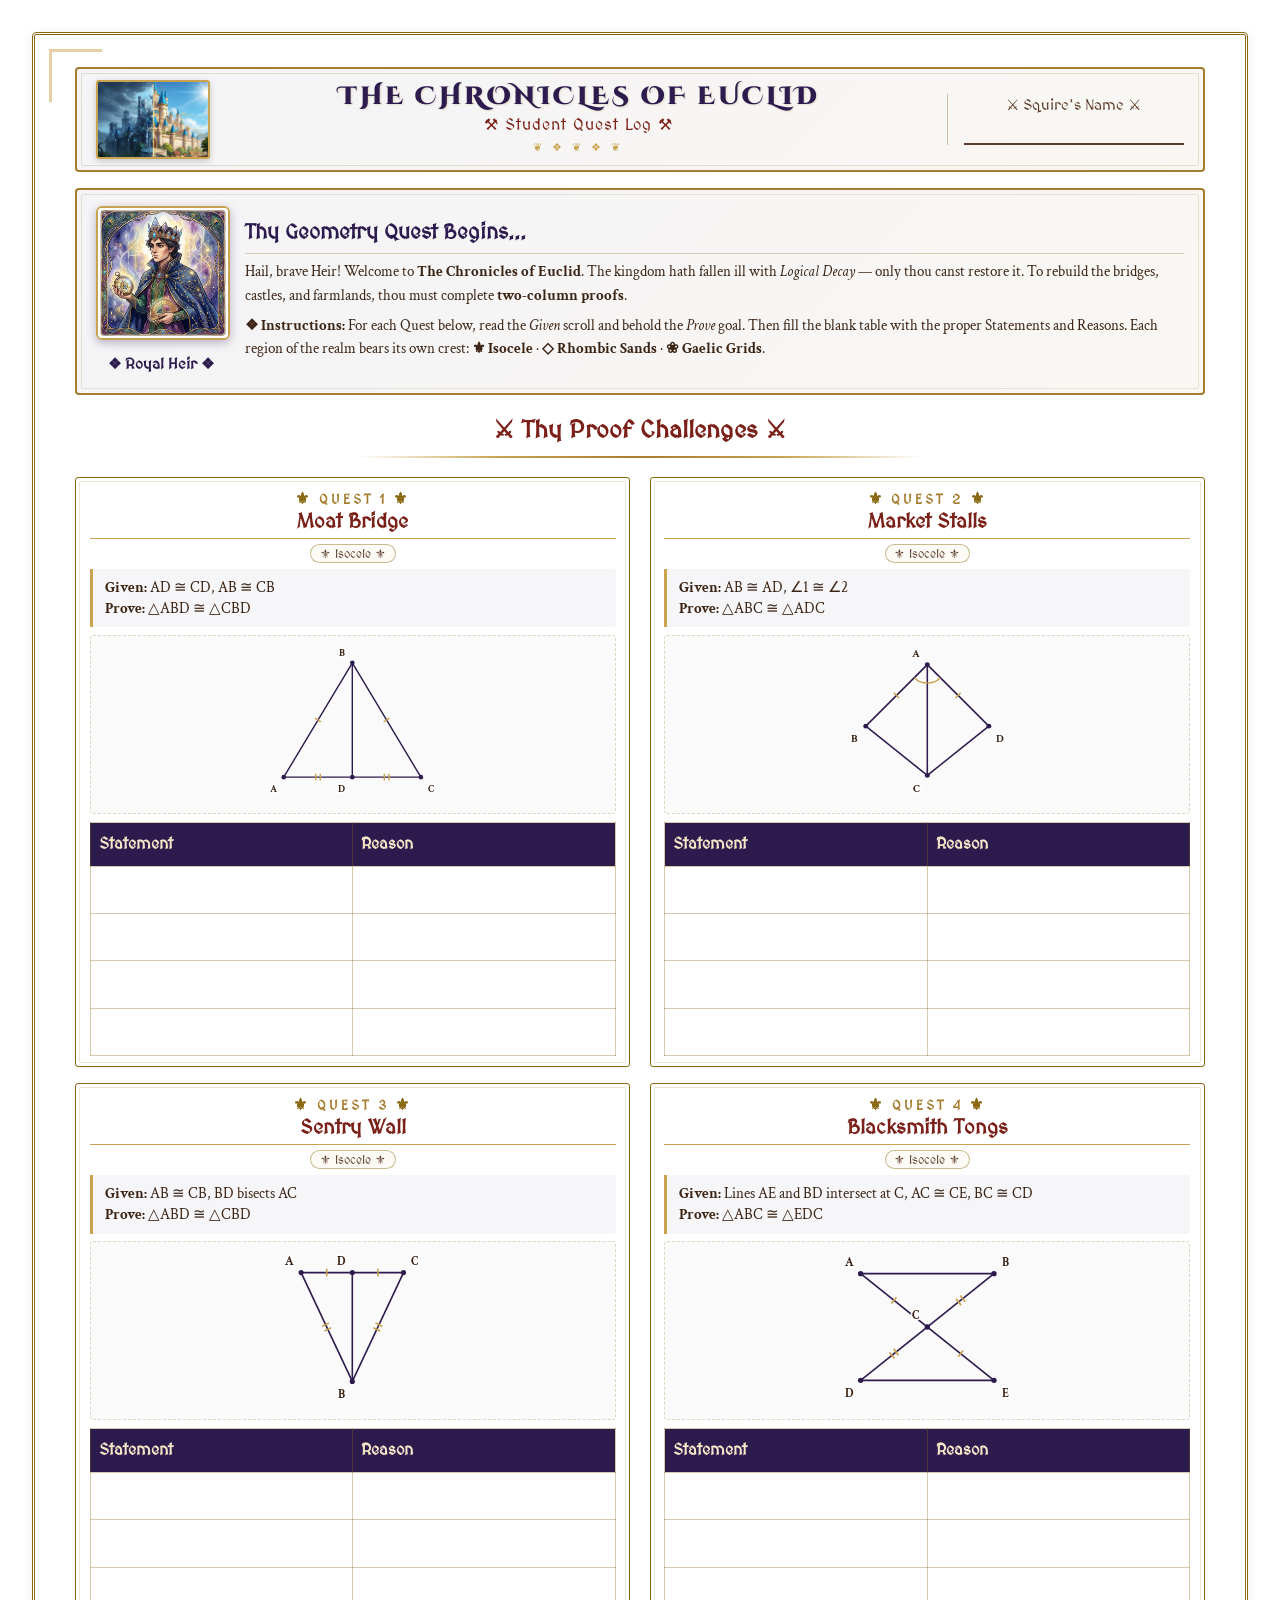
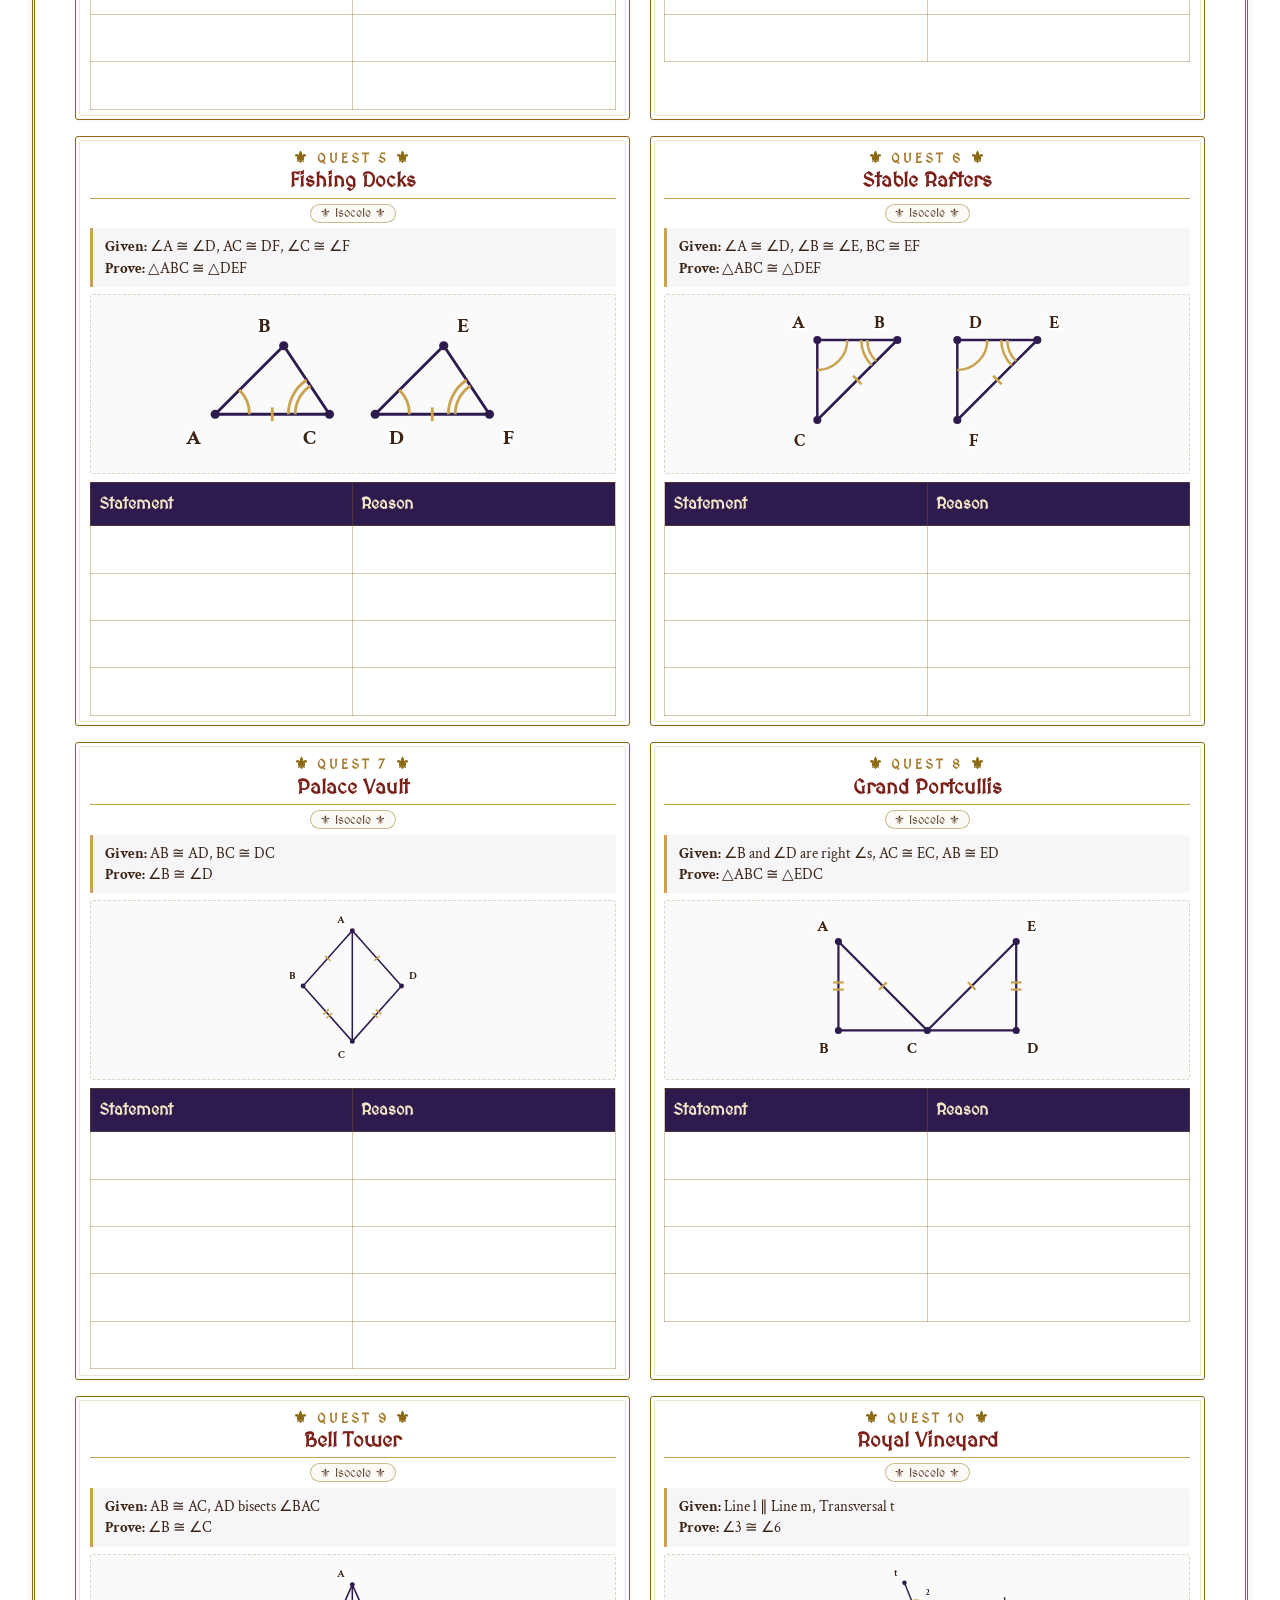
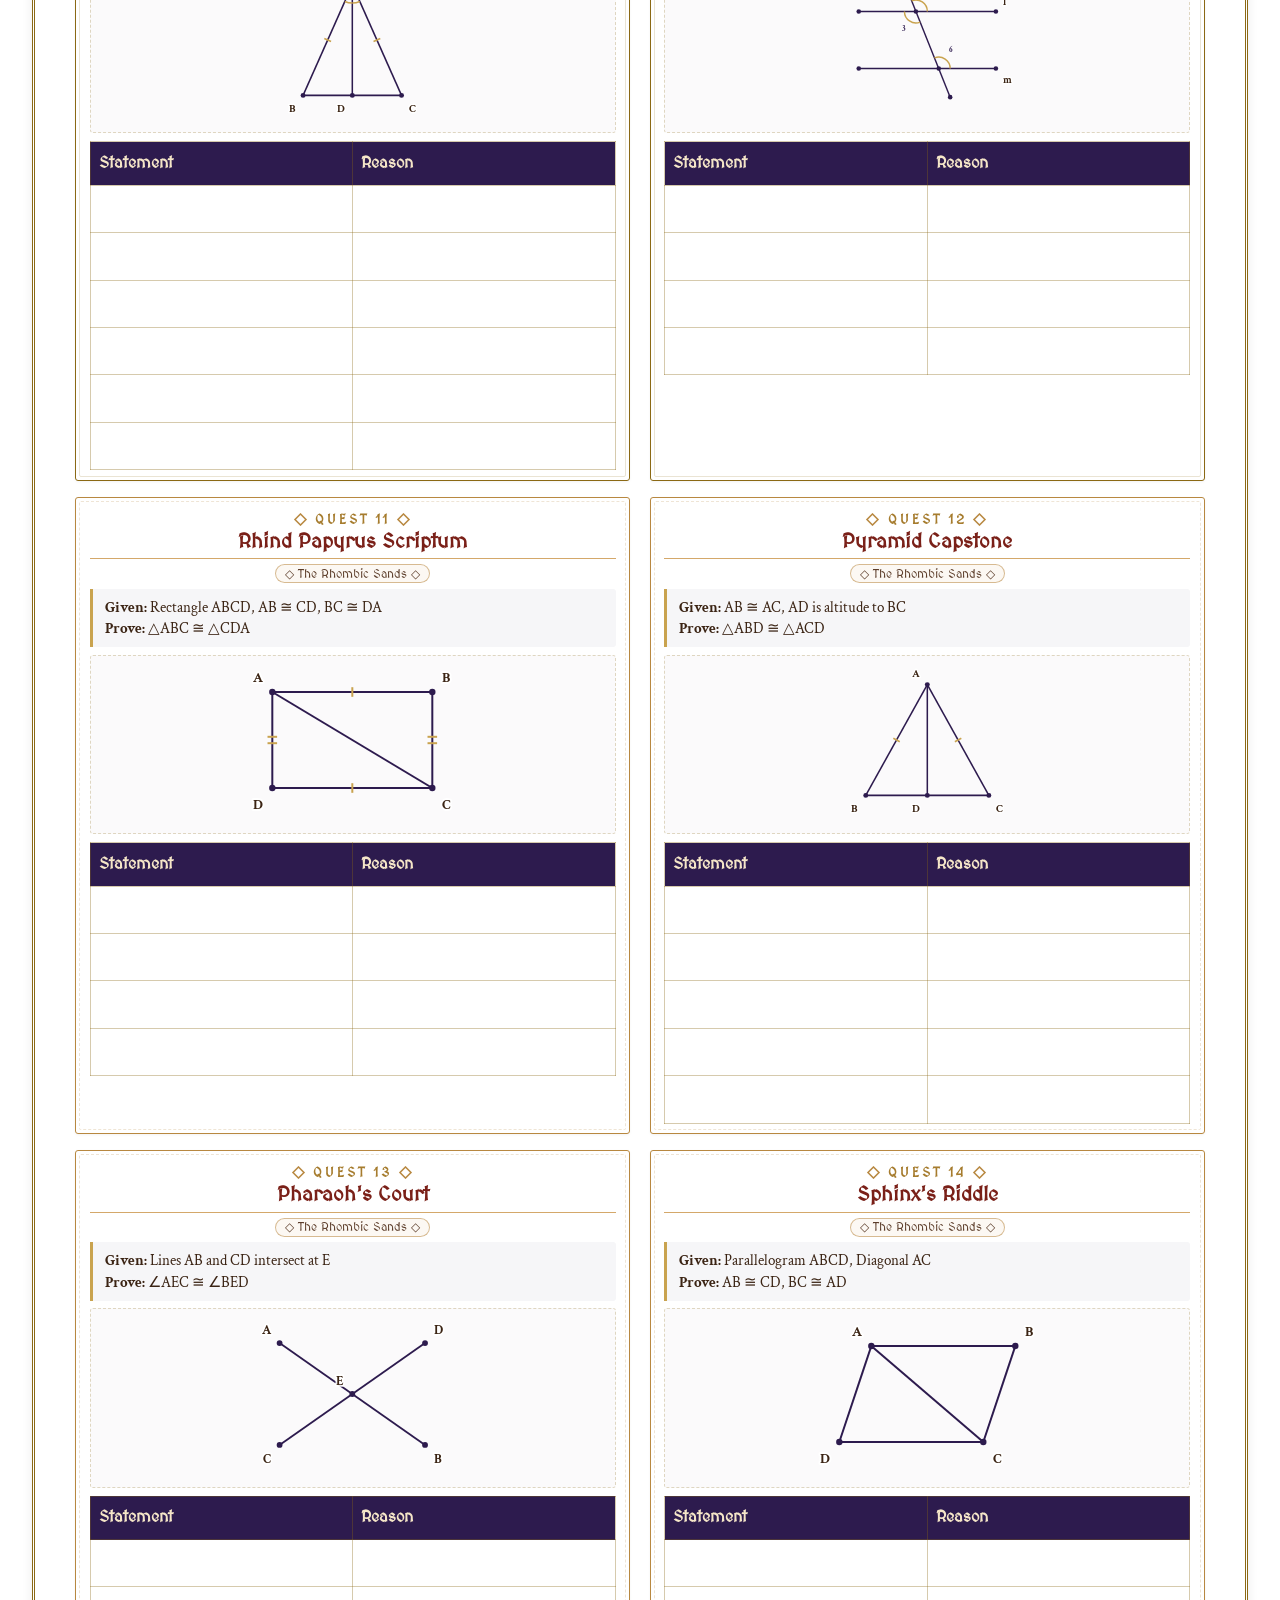
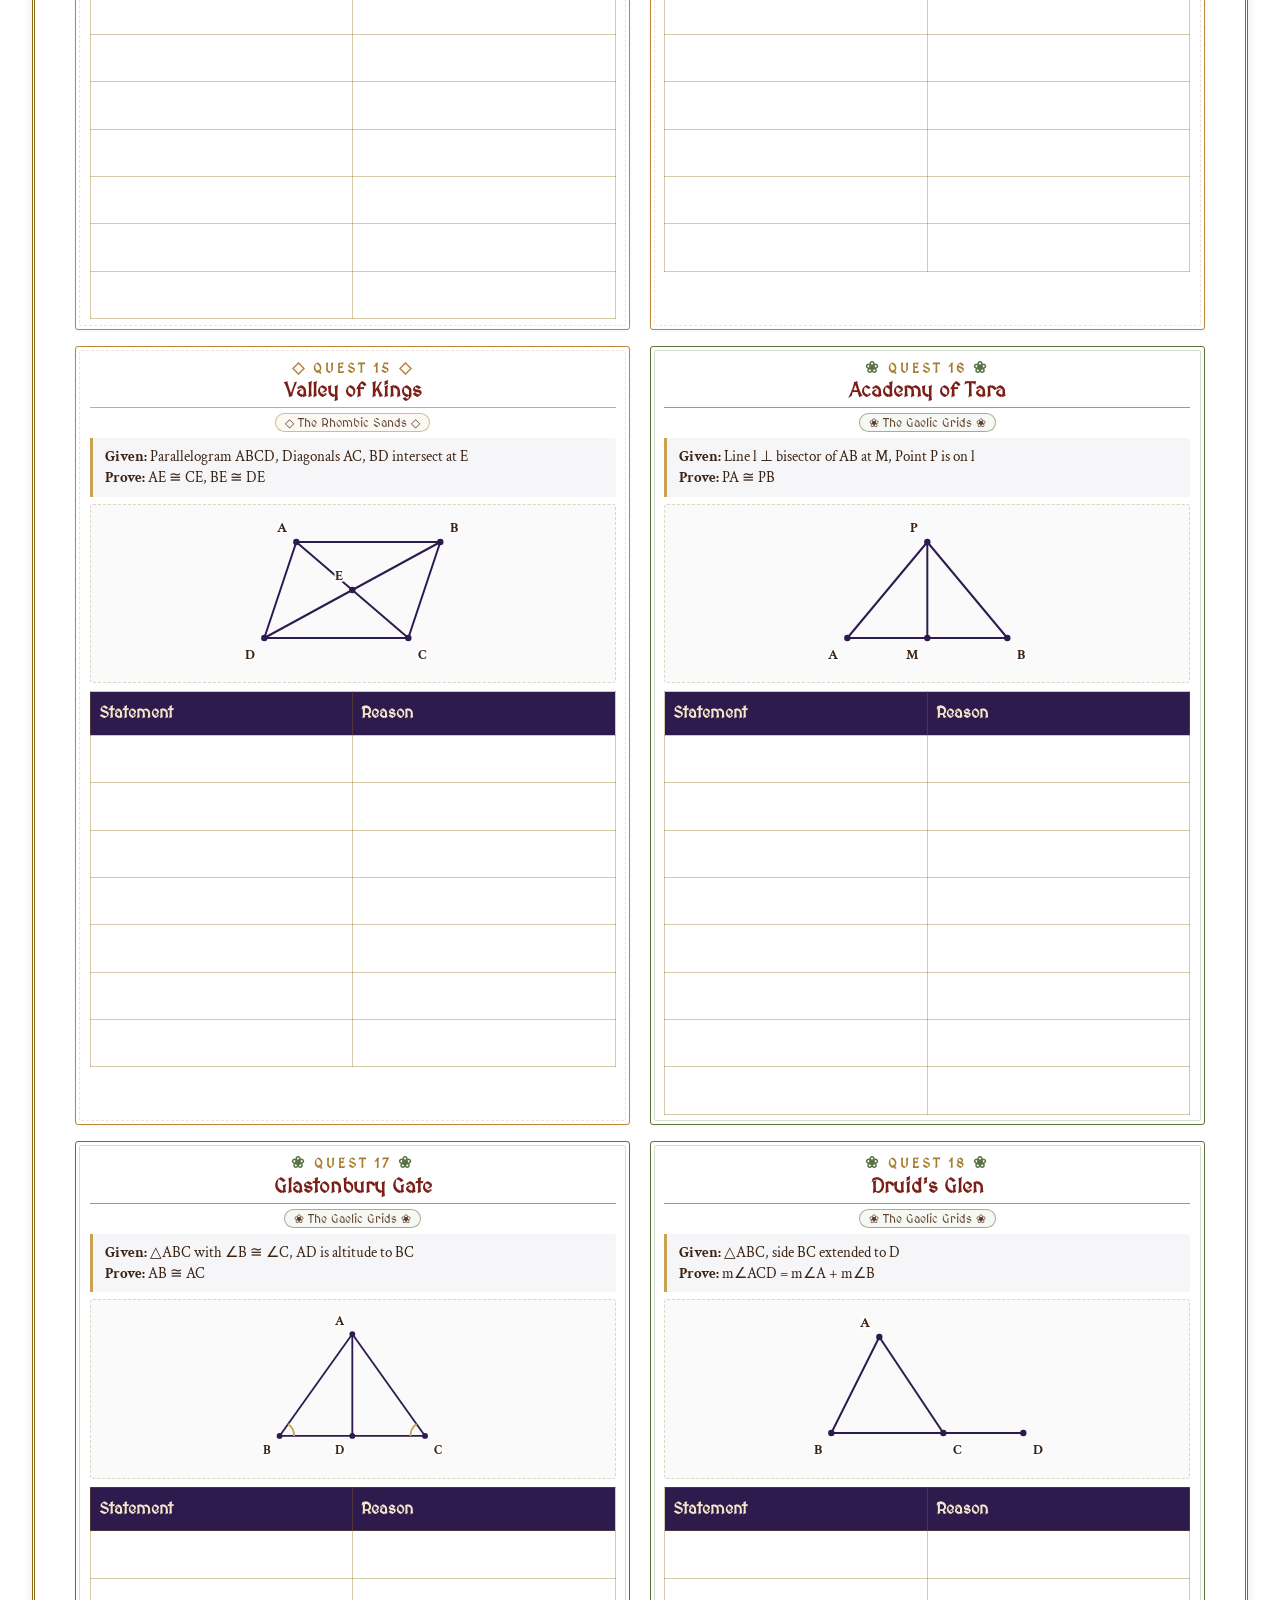
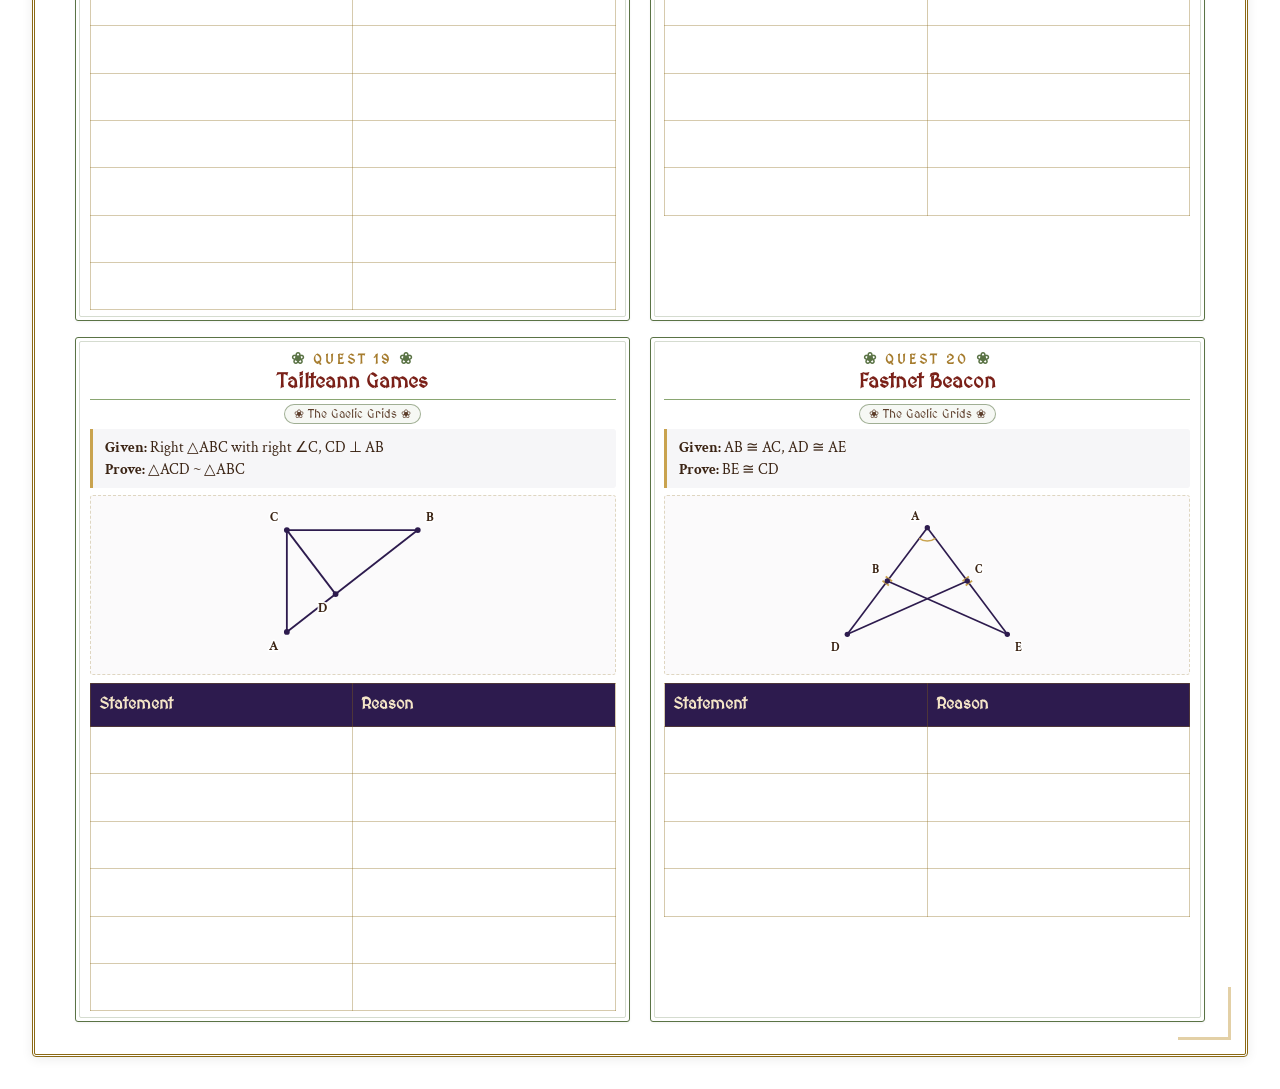
<file: StudentWorksheet.html>
<!DOCTYPE html>
<html lang="en">
<head>
    <meta charset="UTF-8">
    <meta name="viewport" content="width=device-width, initial-scale=1.0">
    <title>The Chronicles of Euclid - Student Quest Log</title>
    <link rel="preconnect" href="https://fonts.googleapis.com">
    <link href="https://fonts.googleapis.com/css2?family=Cinzel+Decorative:wght@400;700;900&family=MedievalSharp&family=Crimson+Text:ital,wght@0,400;0,600;0,700;1,400&display=swap" rel="stylesheet">
    <style>
        :root {
            --deep-plum: #2d1b4e;
            --royal-gold: #c9a34f;
            --burnt-gold: #a67c2e;
            --parchment: #f5e6c8;
            --parchment-dark: #e8d4a8;
            --ink-brown: #3b2414;
            --faded-ink: #5c3d2a;
            --blood-red: #7a2018;
            --emerald: #2e5339;
            --midnight: #1a1028;
            --border-ornate: #8b6914;
        }

        body {
            font-family: 'Crimson Text', Georgia, serif;
            background-color: #ffffff;
            color: var(--ink-brown);
            margin: 0;
            padding: 2rem;
            line-height: 1.55;
            font-size: 1.05rem;
        }

        .container {
            max-width: 1200px;
            margin: 0 auto;
            background: #ffffff;
            border: 3px double var(--border-ornate);
            border-radius: 4px;
            padding: 2rem 2.5rem;
            box-shadow: 0 2px 12px rgba(0, 0, 0, 0.08);
            position: relative;
        }

        .container::before,
        .container::after {
            content: '';
            position: absolute;
            width: 50px;
            height: 50px;
            border: 3px solid var(--royal-gold);
            opacity: 0.5;
        }
        .container::before { top: 14px; left: 14px; border-right: none; border-bottom: none; }
        .container::after { bottom: 14px; right: 14px; border-left: none; border-top: none; }

        h1, h2, h3 {
            font-family: 'Cinzel Decorative', 'MedievalSharp', cursive;
            color: var(--deep-plum);
            text-align: center;
        }

        /* Compact header: image, title, and name field on a single row */
        .compact-header {
            display: flex;
            align-items: center;
            gap: 1.2rem;
            padding: 0.7rem 1.2rem;
            border: 2px solid var(--burnt-gold);
            border-radius: 4px;
            margin-bottom: 1rem;
            background: linear-gradient(135deg, rgba(45, 27, 78, 0.05) 0%, rgba(139, 105, 20, 0.05) 100%);
            position: relative;
        }
        .compact-header::before {
            content: '';
            position: absolute;
            inset: 4px;
            border: 1px solid rgba(139, 105, 20, 0.18);
            border-radius: 2px;
            pointer-events: none;
        }
        .compact-header .banner-img {
            width: 110px;
            height: 75px;
            object-fit: cover;
            border: 2px solid var(--royal-gold);
            border-radius: 3px;
            flex-shrink: 0;
            box-shadow: 0 2px 6px rgba(0,0,0,0.2);
        }
        .compact-header .title-block { flex: 1; text-align: center; }
        .compact-header h1 {
            font-size: 1.55rem;
            text-transform: uppercase;
            letter-spacing: 3px;
            margin: 0;
            font-weight: 900;
            text-shadow: 1px 1px 2px rgba(139, 105, 20, 0.2);
            line-height: 1.1;
        }
        .compact-header .subtitle {
            font-family: 'MedievalSharp', cursive;
            font-size: 1.0rem;
            color: var(--blood-red);
            margin-top: 0.15rem;
            letter-spacing: 1px;
        }
        .compact-header .ornate-mini {
            color: var(--royal-gold);
            letter-spacing: 4px;
            font-size: 0.7rem;
            margin-top: 0.1rem;
        }
        .compact-header .name-field {
            text-align: center;
            min-width: 220px;
            padding-left: 1rem;
            border-left: 1px solid rgba(139, 105, 20, 0.4);
            flex-shrink: 0;
        }
        .compact-header .name-label {
            font-family: 'MedievalSharp', cursive;
            font-size: 0.95rem;
            color: var(--faded-ink);
            display: block;
            margin-bottom: 0.3rem;
        }
        .compact-header .name-line {
            border-bottom: 2px solid var(--faded-ink);
            height: 1.3rem;
            width: 100%;
        }

        h2 {
            font-family: 'MedievalSharp', cursive;
            font-size: 1.5rem;
            margin-top: 1rem;
            margin-bottom: 0.9rem;
            color: var(--blood-red);
            position: relative;
            padding-bottom: 0.6rem;
        }

        h2::after {
            content: '';
            position: absolute;
            bottom: 0;
            left: 25%;
            width: 50%;
            height: 2px;
            background: linear-gradient(90deg, transparent, var(--royal-gold), var(--burnt-gold), var(--royal-gold), transparent);
        }

        .tutorial-box {
            background: linear-gradient(135deg, rgba(45, 27, 78, 0.05) 0%, rgba(139, 105, 20, 0.05) 100%);
            border: 2px solid var(--burnt-gold);
            padding: 1rem 1.2rem;
            border-radius: 4px;
            margin-bottom: 1rem;
            display: flex;
            align-items: center;
            gap: 1.2rem;
            position: relative;
        }

        .tutorial-box::before {
            content: '';
            position: absolute;
            inset: 4px;
            border: 1px solid rgba(139, 105, 20, 0.15);
            border-radius: 2px;
            pointer-events: none;
        }

        .tutorial-content { flex: 1; font-size: 0.95rem; }
        .tutorial-content p { margin: 0.4rem 0; }
        .tutorial-image { width: 130px; flex-shrink: 0; text-align: center; }
        .tutorial-image img {
            max-width: 100%;
            border-radius: 6px;
            border: 2px solid var(--royal-gold);
            box-shadow: 0 3px 10px rgba(45, 27, 78, 0.3);
        }
        .tutorial-box h3 {
            font-family: 'MedievalSharp', cursive;
            color: var(--deep-plum);
            margin: 0 0 0.4rem 0;
            text-align: left;
            border-bottom: 1px solid rgba(139, 105, 20, 0.3);
            padding-bottom: 0.3rem;
            font-size: 1.3rem;
        }

        .hero-label {
            font-family: 'MedievalSharp', cursive;
            margin-top: 0.3rem;
            font-weight: bold;
            color: var(--deep-plum);
            font-size: 0.95rem;
        }

        /* Row-major grid: levels read top-to-bottom in order: 1,2 / 3,4 / ... */
        .levels-grid {
            display: grid;
            grid-template-columns: repeat(2, 1fr);
            gap: 1rem 1.2rem;
            margin-top: 1.2rem;
        }

        .level-card {
            background: #ffffff;
            border: 1.5px solid var(--burnt-gold);
            padding: 0.75rem 0.85rem 0.6rem;
            border-radius: 3px;
            box-shadow: 0 1px 3px rgba(0,0,0,0.05);
            break-inside: avoid;
            page-break-inside: avoid;
            box-sizing: border-box;
            position: relative;
        }
        .level-card::before {
            content: '';
            position: absolute;
            inset: 3px;
            border: 1px solid rgba(139, 105, 20, 0.18);
            border-radius: 2px;
            pointer-events: none;
        }

        /* Region-specific accents (subtle, ink-friendly when printed). */
        .level-card.region-isocele { border-color: #8b6914; }
        .level-card.region-isocele .quest-symbol { color: #8b6914; }
        .level-card.region-isocele .level-header { border-bottom-color: #c9a34f; }

        .level-card.region-rhombic-sands { border-color: #b88840; }
        .level-card.region-rhombic-sands .quest-symbol { color: #b88840; }
        .level-card.region-rhombic-sands .level-header { border-bottom-color: #d4a86a; }
        .level-card.region-rhombic-sands::before { border-style: dashed; border-color: rgba(184, 136, 64, 0.22); }

        .level-card.region-gaelic-grids { border-color: #5a7345; }
        .level-card.region-gaelic-grids .quest-symbol { color: #5a7345; }
        .level-card.region-gaelic-grids .level-header { border-bottom-color: #8aa672; }
        .level-card.region-gaelic-grids::before { border-color: rgba(90, 115, 69, 0.25); }

        .level-header {
            font-family: 'MedievalSharp', cursive;
            font-weight: bold;
            color: var(--blood-red);
            margin-bottom: 0.3rem;
            text-align: center;
            border-bottom: 1px solid var(--royal-gold);
            padding-bottom: 0.4rem;
            line-height: 1.15;
        }
        .quest-number {
            display: block;
            font-size: 0.8rem;
            letter-spacing: 3px;
            color: var(--burnt-gold);
            margin-bottom: 0.05rem;
            text-transform: uppercase;
        }
        .quest-symbol { font-size: 1rem; margin: 0 0.4rem; }
        .quest-title { display: block; font-size: 1.25rem; }

        .level-meta {
            font-size: 0.78rem;
            text-align: center;
            color: var(--faded-ink);
            margin-bottom: 0.35rem;
            font-style: italic;
            line-height: 1.25;
        }
        .level-meta .region-badge {
            display: inline-block;
            border: 1px solid rgba(139, 105, 20, 0.45);
            border-radius: 10px;
            padding: 0.05rem 0.55rem;
            font-style: normal;
            font-family: 'MedievalSharp', cursive;
            font-size: 0.78rem;
            background: rgba(201, 163, 79, 0.06);
        }
        .level-card.region-rhombic-sands .level-meta .region-badge { border-color: rgba(184, 136, 64, 0.55); background: rgba(212, 168, 106, 0.08); }
        .level-card.region-gaelic-grids .level-meta .region-badge { border-color: rgba(90, 115, 69, 0.55); background: rgba(138, 166, 114, 0.08); }
        .level-meta .pip { color: var(--royal-gold); margin: 0 0.35rem; font-style: normal; }
        .level-meta strong { font-style: normal; color: var(--ink-brown); }

        .given-prove {
            margin-bottom: 0.45rem;
            padding: 0.5rem 0.75rem;
            background: rgba(45, 27, 78, 0.04);
            border-left: 3px solid var(--royal-gold);
            border-radius: 0 3px 3px 0;
            font-size: 0.95rem;
            line-height: 1.4;
        }

        .diagram-container {
            text-align: center;
            margin-bottom: 0.5rem;
            background: rgba(45, 27, 78, 0.02);
            border: 1px dashed rgba(139, 105, 20, 0.25);
            border-radius: 3px;
            padding: 0.3rem;
        }

        table {
            width: 100%;
            border-collapse: collapse;
            font-size: 0.95rem;
        }

        th, td {
            border: 1.5px solid rgba(139, 105, 20, 0.35);
            padding: 0.55rem 0.5rem;
            text-align: left;
            vertical-align: top;
        }

        td { height: 1.8rem; }

        th {
            background: var(--deep-plum);
            color: var(--parchment);
            font-family: 'MedievalSharp', cursive;
            font-weight: bold;
            font-size: 1.0rem;
        }

        @media print {
            @page { size: letter; margin: 0.45in; }
            body { background: white !important; padding: 0; margin: 0; font-size: 9.5pt; line-height: 1.35; color: #000 !important; }
            .container { box-shadow: none; border: none; padding: 0; max-width: 100%; background: white !important; }
            .container::before, .container::after { display: none; }
            .compact-header { border: 1px solid #555 !important; background: white !important; padding: 0.35rem 0.6rem; margin-bottom: 0.5rem; gap: 0.6rem; }
            .compact-header::before { display: none; }
            .compact-header .banner-img { display: none; }
            .compact-header h1 { font-size: 13pt; letter-spacing: 1.5px; color: #000 !important; text-shadow: none !important; }
            .compact-header .subtitle { font-size: 9.5pt; color: #000 !important; }
            .compact-header .ornate-mini { color: #777 !important; font-size: 6.5pt; letter-spacing: 2px; }
            .compact-header .name-field { min-width: 200px; padding-left: 0.6rem; border-left: 1px solid #888 !important; }
            .compact-header .name-label { font-size: 9pt; color: #000 !important; }
            .compact-header .name-line { border-bottom: 1.5px solid #000 !important; height: 1rem; }
            h2 { font-size: 11.5pt; margin-top: 0.3rem; margin-bottom: 0.35rem; color: #000 !important; padding-bottom: 0.25rem; }
            h2::after { background: #000 !important; height: 1px; left: 30%; width: 40%; }
            .tutorial-box { border: 1px solid #555; background: white !important; break-inside: avoid; page-break-inside: avoid; gap: 0.5rem; padding: 0.5rem 0.7rem; margin-bottom: 0.6rem; }
            .tutorial-box::before { display: none; }
            .tutorial-image { width: 80px; }
            .tutorial-image img { border: 1.5px solid #555 !important; box-shadow: none !important; }
            .tutorial-box h3 { font-size: 10.5pt; color: #000 !important; padding-bottom: 0.15rem; margin-bottom: 0.25rem; }
            .tutorial-content { font-size: 8.5pt; }
            .tutorial-content p { margin: 0.2rem 0; }
            .hero-label { font-size: 8.5pt; color: #000 !important; }
            .levels-grid { display: grid !important; grid-template-columns: repeat(2, 1fr) !important; column-gap: 0.5rem; row-gap: 0.45rem; margin-top: 0.4rem; }
            .level-card {
                break-inside: avoid; page-break-inside: avoid;
                border: 1px solid #555 !important;
                box-shadow: none !important;
                padding: 0.35rem 0.4rem 0.3rem;
                background: white !important;
            }
            .level-card::before { border: 1px solid #aaa !important; inset: 2px; }
            /* Region styles in print: use border style only (ink-friendly). */
            .level-card.region-isocele { border-color: #555 !important; }
            .level-card.region-rhombic-sands { border: 1px dashed #555 !important; }
            .level-card.region-rhombic-sands::before { border: 1px dashed #aaa !important; }
            .level-card.region-gaelic-grids { border: 1.5px double #555 !important; }
            .level-card.region-gaelic-grids::before { border: 1px solid #aaa !important; }
            .level-header { color: #000 !important; padding-bottom: 0.2rem; margin-bottom: 0.25rem; border-bottom: 1px solid #777 !important; }
            .quest-number { color: #555 !important; font-size: 7.5pt; letter-spacing: 2.5px; }
            .quest-symbol { color: #555 !important; font-size: 9pt; }
            .quest-title { font-size: 10.5pt; }
            .level-meta { color: #333 !important; font-size: 7.4pt; margin-bottom: 0.25rem; }
            .level-meta .region-badge { background: white !important; border: 1px solid #888 !important; padding: 0.02rem 0.4rem; }
            .level-meta .pip { color: #888 !important; }
            .given-prove { background: white !important; border-left: 2px solid #555 !important; padding: 0.25rem 0.45rem; margin-bottom: 0.3rem; font-size: 8.5pt; line-height: 1.3; }
            .diagram-container { border: 1px solid #bbb !important; background: white !important; padding: 0.15rem; margin-bottom: 0.3rem; }
            .diagram-container svg { max-height: 110px !important; margin-bottom: -3px; }
            table { font-size: 8.5pt; }
            th, td { padding: 0.35rem 0.3rem; border: 1px solid #777 !important; }
            td { height: 1.4rem; }
            th { background: #f0f0f0 !important; color: #000 !important; font-size: 8.5pt; padding-top: 0.18rem; padding-bottom: 0.18rem; -webkit-print-color-adjust: exact; print-color-adjust: exact; }
            h2.print-break-before { page-break-before: always; break-before: page; }
        }

        @media (max-width: 800px) {
            .levels-grid { grid-template-columns: 1fr; }
            .compact-header { flex-direction: column; }
            .compact-header .name-field { border-left: none; border-top: 1px solid rgba(139, 105, 20, 0.4); padding-left: 0; padding-top: 0.4rem; min-width: 0; width: 100%; }
            .tutorial-box { flex-direction: column; }
            .container { padding: 1.2rem; }
        }
    </style>
</head>
<body>

<div class="container">
    <div class="compact-header">
        <img class="banner-img" src="Images/CastleTitle.jpg" alt="The Chronicles of Euclid Castle">
        <div class="title-block">
            <h1>The Chronicles of Euclid</h1>
            <div class="subtitle">&#9874; Student Quest Log &#9874;</div>
            <div class="ornate-mini">&#10086; &#10070; &#10086; &#10070; &#10086;</div>
        </div>
        <div class="name-field">
            <span class="name-label">&#9876; Squire&#39;s Name &#9876;</span>
            <div class="name-line"></div>
        </div>
    </div>

    <div class="tutorial-box">
        <div class="tutorial-image">
            <img src="Images/MightyHero_NoText.png" alt="Royal Heir">
            <div class="hero-label">&#10070; Royal Heir &#10070;</div>
        </div>
        <div class="tutorial-content">
            <h3>Thy Geometry Quest Begins...</h3>
            <p>Hail, brave Heir! Welcome to <strong>The Chronicles of Euclid</strong>. The kingdom hath fallen ill with <em>Logical Decay</em> &mdash; only thou canst restore it. To rebuild the bridges, castles, and farmlands, thou must complete <strong>two-column proofs</strong>.</p>
            <p><strong>&#10070; Instructions:</strong> For each Quest below, read the <em>Given</em> scroll and behold the <em>Prove</em> goal. Then fill the blank table with the proper Statements and Reasons. Each region of the realm bears its own crest: <strong>&#9884; Isocele</strong> &middot; <strong>&#9671; Rhombic Sands</strong> &middot; <strong>&#10048; Gaelic Grids</strong>.</p>
        </div>
    </div>

    <h2 class="print-break-before">&#9876; Thy Proof Challenges &#9876;</h2>

    <div class="levels-grid">

        <div class="level-card region-isocele">
            <div class="level-header">
                <span class="quest-number"><span class="quest-symbol">&#9884;</span>Quest&nbsp;1<span class="quest-symbol">&#9884;</span></span>
                <span class="quest-title">Moat Bridge</span>
            </div>
            <div class="level-meta"><span class="region-badge">&#9884;&nbsp;Isocele&nbsp;&#9884;</span></div>
            <div class="given-prove">
                <strong>Given:</strong> AD ≅ CD, AB ≅ CB<br>
                <strong>Prove:</strong> △ABD ≅ △CBD
            </div>
            <div class="diagram-container">
                <svg id="diagram-1" width="320" height="260" style="max-width: 100%;"></svg>
            </div>
            <table>
                <thead>
                    <tr>
                        <th style="width: 50%;">Statement</th>
                        <th style="width: 50%;">Reason</th>
                    </tr>
                </thead>
                <tbody>

                    <tr>
                        <td></td>
                        <td></td>
                    </tr>

                    <tr>
                        <td></td>
                        <td></td>
                    </tr>

                    <tr>
                        <td></td>
                        <td></td>
                    </tr>

                    <tr>
                        <td></td>
                        <td></td>
                    </tr>

                </tbody>
            </table>
        </div>

        <script>
            window.diagramsData = window.diagramsData || {};
            window.diagramsData[1] = {
      "points": [
        {
          "id": "A",
          "x": 40,
          "y": 230,
          "label": "A"
        },
        {
          "id": "B",
          "x": 160,
          "y": 30,
          "label": "B"
        },
        {
          "id": "C",
          "x": 280,
          "y": 230,
          "label": "C"
        },
        {
          "id": "D",
          "x": 160,
          "y": 230,
          "label": "D"
        }
      ],
      "lines": [
        {
          "id": "AB",
          "from": "A",
          "to": "B"
        },
        {
          "id": "CB",
          "from": "C",
          "to": "B"
        },
        {
          "id": "AD",
          "from": "A",
          "to": "D"
        },
        {
          "id": "CD",
          "from": "C",
          "to": "D"
        },
        {
          "id": "BD",
          "from": "B",
          "to": "D"
        }
      ],
      "givenMarks": {
        "ticks": [
          {
            "line": "AB",
            "count": 1
          },
          {
            "line": "CB",
            "count": 1
          },
          {
            "line": "AD",
            "count": 2
          },
          {
            "line": "CD",
            "count": 2
          }
        ],
        "arcs": []
      }
    };
        </script>

        <div class="level-card region-isocele">
            <div class="level-header">
                <span class="quest-number"><span class="quest-symbol">&#9884;</span>Quest&nbsp;2<span class="quest-symbol">&#9884;</span></span>
                <span class="quest-title">Market Stalls</span>
            </div>
            <div class="level-meta"><span class="region-badge">&#9884;&nbsp;Isocele&nbsp;&#9884;</span></div>
            <div class="given-prove">
                <strong>Given:</strong> AB ≅ AD, ∠1 ≅ ∠2<br>
                <strong>Prove:</strong> △ABC ≅ △ADC
            </div>
            <div class="diagram-container">
                <svg id="diagram-2" width="320" height="260" style="max-width: 100%;"></svg>
            </div>
            <table>
                <thead>
                    <tr>
                        <th style="width: 50%;">Statement</th>
                        <th style="width: 50%;">Reason</th>
                    </tr>
                </thead>
                <tbody>

                    <tr>
                        <td></td>
                        <td></td>
                    </tr>

                    <tr>
                        <td></td>
                        <td></td>
                    </tr>

                    <tr>
                        <td></td>
                        <td></td>
                    </tr>

                    <tr>
                        <td></td>
                        <td></td>
                    </tr>

                </tbody>
            </table>
        </div>

        <script>
            window.diagramsData = window.diagramsData || {};
            window.diagramsData[2] = {
      "points": [
        {
          "id": "A",
          "x": 160,
          "y": 50,
          "label": "A"
        },
        {
          "id": "B",
          "x": 60,
          "y": 150,
          "label": "B"
        },
        {
          "id": "C",
          "x": 160,
          "y": 230,
          "label": "C"
        },
        {
          "id": "D",
          "x": 260,
          "y": 150,
          "label": "D"
        }
      ],
      "lines": [
        {
          "id": "AB",
          "from": "A",
          "to": "B"
        },
        {
          "id": "AD",
          "from": "A",
          "to": "D"
        },
        {
          "id": "BC",
          "from": "B",
          "to": "C"
        },
        {
          "id": "DC",
          "from": "D",
          "to": "C"
        },
        {
          "id": "AC",
          "from": "A",
          "to": "C"
        }
      ],
      "givenMarks": {
        "ticks": [
          {
            "line": "AB",
            "count": 1
          },
          {
            "line": "AD",
            "count": 1
          }
        ],
        "arcs": [
          {
            "vertex": "A",
            "rays": [
              "B",
              "C"
            ],
            "count": 1
          },
          {
            "vertex": "A",
            "rays": [
              "D",
              "C"
            ],
            "count": 1
          }
        ]
      }
    };
        </script>

        <div class="level-card region-isocele">
            <div class="level-header">
                <span class="quest-number"><span class="quest-symbol">&#9884;</span>Quest&nbsp;3<span class="quest-symbol">&#9884;</span></span>
                <span class="quest-title">Sentry Wall</span>
            </div>
            <div class="level-meta"><span class="region-badge">&#9884;&nbsp;Isocele&nbsp;&#9884;</span></div>
            <div class="given-prove">
                <strong>Given:</strong> AB ≅ CB, BD bisects AC<br>
                <strong>Prove:</strong> △ABD ≅ △CBD
            </div>
            <div class="diagram-container">
                <svg id="diagram-3" width="320" height="260" style="max-width: 100%;"></svg>
            </div>
            <table>
                <thead>
                    <tr>
                        <th style="width: 50%;">Statement</th>
                        <th style="width: 50%;">Reason</th>
                    </tr>
                </thead>
                <tbody>

                    <tr>
                        <td></td>
                        <td></td>
                    </tr>

                    <tr>
                        <td></td>
                        <td></td>
                    </tr>

                    <tr>
                        <td></td>
                        <td></td>
                    </tr>

                    <tr>
                        <td></td>
                        <td></td>
                    </tr>

                    <tr>
                        <td></td>
                        <td></td>
                    </tr>

                </tbody>
            </table>
        </div>

        <script>
            window.diagramsData = window.diagramsData || {};
            window.diagramsData[3] = {
      "points": [
        {
          "id": "A",
          "x": 80,
          "y": 50,
          "label": "A"
        },
        {
          "id": "D",
          "x": 160,
          "y": 50,
          "label": "D"
        },
        {
          "id": "C",
          "x": 240,
          "y": 50,
          "label": "C"
        },
        {
          "id": "B",
          "x": 160,
          "y": 220,
          "label": "B"
        }
      ],
      "lines": [
        {
          "id": "AD",
          "from": "A",
          "to": "D"
        },
        {
          "id": "DC",
          "from": "D",
          "to": "C"
        },
        {
          "id": "AB",
          "from": "A",
          "to": "B"
        },
        {
          "id": "CB",
          "from": "C",
          "to": "B"
        },
        {
          "id": "DB",
          "from": "D",
          "to": "B"
        }
      ],
      "givenMarks": {
        "ticks": [
          {
            "line": "AB",
            "count": 2
          },
          {
            "line": "CB",
            "count": 2
          },
          {
            "line": "AD",
            "count": 1
          },
          {
            "line": "DC",
            "count": 1
          }
        ],
        "arcs": []
      }
    };
        </script>

        <div class="level-card region-isocele">
            <div class="level-header">
                <span class="quest-number"><span class="quest-symbol">&#9884;</span>Quest&nbsp;4<span class="quest-symbol">&#9884;</span></span>
                <span class="quest-title">Blacksmith Tongs</span>
            </div>
            <div class="level-meta"><span class="region-badge">&#9884;&nbsp;Isocele&nbsp;&#9884;</span></div>
            <div class="given-prove">
                <strong>Given:</strong> Lines AE and BD intersect at C, AC ≅ CE, BC ≅ CD<br>
                <strong>Prove:</strong> △ABC ≅ △EDC
            </div>
            <div class="diagram-container">
                <svg id="diagram-4" width="320" height="260" style="max-width: 100%;"></svg>
            </div>
            <table>
                <thead>
                    <tr>
                        <th style="width: 50%;">Statement</th>
                        <th style="width: 50%;">Reason</th>
                    </tr>
                </thead>
                <tbody>

                    <tr>
                        <td></td>
                        <td></td>
                    </tr>

                    <tr>
                        <td></td>
                        <td></td>
                    </tr>

                    <tr>
                        <td></td>
                        <td></td>
                    </tr>

                    <tr>
                        <td></td>
                        <td></td>
                    </tr>

                </tbody>
            </table>
        </div>

        <script>
            window.diagramsData = window.diagramsData || {};
            window.diagramsData[4] = {
      "points": [
        {
          "id": "A",
          "x": 60,
          "y": 60,
          "label": "A"
        },
        {
          "id": "B",
          "x": 260,
          "y": 60,
          "label": "B"
        },
        {
          "id": "C",
          "x": 160,
          "y": 140,
          "label": "C"
        },
        {
          "id": "D",
          "x": 60,
          "y": 220,
          "label": "D"
        },
        {
          "id": "E",
          "x": 260,
          "y": 220,
          "label": "E"
        }
      ],
      "lines": [
        {
          "id": "AE",
          "from": "A",
          "to": "E"
        },
        {
          "id": "BD",
          "from": "B",
          "to": "D"
        },
        {
          "id": "AB",
          "from": "A",
          "to": "B"
        },
        {
          "id": "DE",
          "from": "D",
          "to": "E"
        }
      ],
      "givenMarks": {
        "ticks": [
          {
            "line": "AC",
            "count": 1
          },
          {
            "line": "CE",
            "count": 1
          },
          {
            "line": "BC",
            "count": 2
          },
          {
            "line": "CD",
            "count": 2
          }
        ],
        "arcs": []
      }
    };
        </script>

        <div class="level-card region-isocele">
            <div class="level-header">
                <span class="quest-number"><span class="quest-symbol">&#9884;</span>Quest&nbsp;5<span class="quest-symbol">&#9884;</span></span>
                <span class="quest-title">Fishing Docks</span>
            </div>
            <div class="level-meta"><span class="region-badge">&#9884;&nbsp;Isocele&nbsp;&#9884;</span></div>
            <div class="given-prove">
                <strong>Given:</strong> ∠A ≅ ∠D, AC ≅ DF, ∠C ≅ ∠F<br>
                <strong>Prove:</strong> △ABC ≅ △DEF
            </div>
            <div class="diagram-container">
                <svg id="diagram-5" width="320" height="260" style="max-width: 100%;"></svg>
            </div>
            <table>
                <thead>
                    <tr>
                        <th style="width: 50%;">Statement</th>
                        <th style="width: 50%;">Reason</th>
                    </tr>
                </thead>
                <tbody>

                    <tr>
                        <td></td>
                        <td></td>
                    </tr>

                    <tr>
                        <td></td>
                        <td></td>
                    </tr>

                    <tr>
                        <td></td>
                        <td></td>
                    </tr>

                    <tr>
                        <td></td>
                        <td></td>
                    </tr>

                </tbody>
            </table>
        </div>

        <script>
            window.diagramsData = window.diagramsData || {};
            window.diagramsData[5] = {
      "points": [
        {
          "id": "A",
          "x": 40,
          "y": 100,
          "label": "A"
        },
        {
          "id": "B",
          "x": 100,
          "y": 40,
          "label": "B"
        },
        {
          "id": "C",
          "x": 140,
          "y": 100,
          "label": "C"
        },
        {
          "id": "D",
          "x": 180,
          "y": 100,
          "label": "D"
        },
        {
          "id": "E",
          "x": 240,
          "y": 40,
          "label": "E"
        },
        {
          "id": "F",
          "x": 280,
          "y": 100,
          "label": "F"
        }
      ],
      "lines": [
        {
          "id": "AB",
          "from": "A",
          "to": "B"
        },
        {
          "id": "BC",
          "from": "B",
          "to": "C"
        },
        {
          "id": "AC",
          "from": "A",
          "to": "C"
        },
        {
          "id": "DE",
          "from": "D",
          "to": "E"
        },
        {
          "id": "EF",
          "from": "E",
          "to": "F"
        },
        {
          "id": "DF",
          "from": "D",
          "to": "F"
        }
      ],
      "givenMarks": {
        "ticks": [
          {
            "line": "AC",
            "count": 1
          },
          {
            "line": "DF",
            "count": 1
          }
        ],
        "arcs": [
          {
            "vertex": "A",
            "rays": [
              "B",
              "C"
            ],
            "count": 1
          },
          {
            "vertex": "D",
            "rays": [
              "E",
              "F"
            ],
            "count": 1
          },
          {
            "vertex": "C",
            "rays": [
              "A",
              "B"
            ],
            "count": 2
          },
          {
            "vertex": "F",
            "rays": [
              "D",
              "E"
            ],
            "count": 2
          }
        ]
      }
    };
        </script>

        <div class="level-card region-isocele">
            <div class="level-header">
                <span class="quest-number"><span class="quest-symbol">&#9884;</span>Quest&nbsp;6<span class="quest-symbol">&#9884;</span></span>
                <span class="quest-title">Stable Rafters</span>
            </div>
            <div class="level-meta"><span class="region-badge">&#9884;&nbsp;Isocele&nbsp;&#9884;</span></div>
            <div class="given-prove">
                <strong>Given:</strong> ∠A ≅ ∠D, ∠B ≅ ∠E, BC ≅ EF<br>
                <strong>Prove:</strong> △ABC ≅ △DEF
            </div>
            <div class="diagram-container">
                <svg id="diagram-6" width="320" height="260" style="max-width: 100%;"></svg>
            </div>
            <table>
                <thead>
                    <tr>
                        <th style="width: 50%;">Statement</th>
                        <th style="width: 50%;">Reason</th>
                    </tr>
                </thead>
                <tbody>

                    <tr>
                        <td></td>
                        <td></td>
                    </tr>

                    <tr>
                        <td></td>
                        <td></td>
                    </tr>

                    <tr>
                        <td></td>
                        <td></td>
                    </tr>

                    <tr>
                        <td></td>
                        <td></td>
                    </tr>

                </tbody>
            </table>
        </div>

        <script>
            window.diagramsData = window.diagramsData || {};
            window.diagramsData[6] = {
      "points": [
        {
          "id": "A",
          "x": 40,
          "y": 60,
          "label": "A"
        },
        {
          "id": "B",
          "x": 120,
          "y": 60,
          "label": "B"
        },
        {
          "id": "C",
          "x": 40,
          "y": 140,
          "label": "C"
        },
        {
          "id": "D",
          "x": 180,
          "y": 60,
          "label": "D"
        },
        {
          "id": "E",
          "x": 260,
          "y": 60,
          "label": "E"
        },
        {
          "id": "F",
          "x": 180,
          "y": 140,
          "label": "F"
        }
      ],
      "lines": [
        {
          "id": "AB",
          "from": "A",
          "to": "B"
        },
        {
          "id": "BC",
          "from": "B",
          "to": "C"
        },
        {
          "id": "AC",
          "from": "A",
          "to": "C"
        },
        {
          "id": "DE",
          "from": "D",
          "to": "E"
        },
        {
          "id": "EF",
          "from": "E",
          "to": "F"
        },
        {
          "id": "DF",
          "from": "D",
          "to": "F"
        }
      ],
      "givenMarks": {
        "ticks": [
          {
            "line": "BC",
            "count": 1
          },
          {
            "line": "EF",
            "count": 1
          }
        ],
        "arcs": [
          {
            "vertex": "A",
            "rays": [
              "B",
              "C"
            ],
            "count": 1
          },
          {
            "vertex": "D",
            "rays": [
              "E",
              "F"
            ],
            "count": 1
          },
          {
            "vertex": "B",
            "rays": [
              "A",
              "C"
            ],
            "count": 2
          },
          {
            "vertex": "E",
            "rays": [
              "D",
              "F"
            ],
            "count": 2
          }
        ]
      }
    };
        </script>

        <div class="level-card region-isocele">
            <div class="level-header">
                <span class="quest-number"><span class="quest-symbol">&#9884;</span>Quest&nbsp;7<span class="quest-symbol">&#9884;</span></span>
                <span class="quest-title">Palace Vault</span>
            </div>
            <div class="level-meta"><span class="region-badge">&#9884;&nbsp;Isocele&nbsp;&#9884;</span></div>
            <div class="given-prove">
                <strong>Given:</strong> AB ≅ AD, BC ≅ DC<br>
                <strong>Prove:</strong> ∠B ≅ ∠D
            </div>
            <div class="diagram-container">
                <svg id="diagram-7" width="320" height="260" style="max-width: 100%;"></svg>
            </div>
            <table>
                <thead>
                    <tr>
                        <th style="width: 50%;">Statement</th>
                        <th style="width: 50%;">Reason</th>
                    </tr>
                </thead>
                <tbody>

                    <tr>
                        <td></td>
                        <td></td>
                    </tr>

                    <tr>
                        <td></td>
                        <td></td>
                    </tr>

                    <tr>
                        <td></td>
                        <td></td>
                    </tr>

                    <tr>
                        <td></td>
                        <td></td>
                    </tr>

                    <tr>
                        <td></td>
                        <td></td>
                    </tr>

                </tbody>
            </table>
        </div>

        <script>
            window.diagramsData = window.diagramsData || {};
            window.diagramsData[7] = {
      "points": [
        {
          "id": "A",
          "x": 160,
          "y": 40,
          "label": "A"
        },
        {
          "id": "B",
          "x": 80,
          "y": 130,
          "label": "B"
        },
        {
          "id": "C",
          "x": 160,
          "y": 220,
          "label": "C"
        },
        {
          "id": "D",
          "x": 240,
          "y": 130,
          "label": "D"
        }
      ],
      "lines": [
        {
          "id": "AB",
          "from": "A",
          "to": "B"
        },
        {
          "id": "BC",
          "from": "B",
          "to": "C"
        },
        {
          "id": "CD",
          "from": "C",
          "to": "D"
        },
        {
          "id": "DA",
          "from": "D",
          "to": "A"
        },
        {
          "id": "AC",
          "from": "A",
          "to": "C"
        }
      ],
      "givenMarks": {
        "ticks": [
          {
            "line": "AB",
            "count": 1
          },
          {
            "line": "DA",
            "count": 1
          },
          {
            "line": "BC",
            "count": 2
          },
          {
            "line": "CD",
            "count": 2
          }
        ],
        "arcs": []
      }
    };
        </script>

        <div class="level-card region-isocele">
            <div class="level-header">
                <span class="quest-number"><span class="quest-symbol">&#9884;</span>Quest&nbsp;8<span class="quest-symbol">&#9884;</span></span>
                <span class="quest-title">Grand Portcullis</span>
            </div>
            <div class="level-meta"><span class="region-badge">&#9884;&nbsp;Isocele&nbsp;&#9884;</span></div>
            <div class="given-prove">
                <strong>Given:</strong> ∠B and ∠D are right ∠s, AC ≅ EC, AB ≅ ED<br>
                <strong>Prove:</strong> △ABC ≅ △EDC
            </div>
            <div class="diagram-container">
                <svg id="diagram-8" width="320" height="260" style="max-width: 100%;"></svg>
            </div>
            <table>
                <thead>
                    <tr>
                        <th style="width: 50%;">Statement</th>
                        <th style="width: 50%;">Reason</th>
                    </tr>
                </thead>
                <tbody>

                    <tr>
                        <td></td>
                        <td></td>
                    </tr>

                    <tr>
                        <td></td>
                        <td></td>
                    </tr>

                    <tr>
                        <td></td>
                        <td></td>
                    </tr>

                    <tr>
                        <td></td>
                        <td></td>
                    </tr>

                </tbody>
            </table>
        </div>

        <script>
            window.diagramsData = window.diagramsData || {};
            window.diagramsData[8] = {
      "points": [
        {
          "id": "A",
          "x": 60,
          "y": 40,
          "label": "A"
        },
        {
          "id": "B",
          "x": 60,
          "y": 140,
          "label": "B"
        },
        {
          "id": "C",
          "x": 160,
          "y": 140,
          "label": "C"
        },
        {
          "id": "D",
          "x": 260,
          "y": 140,
          "label": "D"
        },
        {
          "id": "E",
          "x": 260,
          "y": 40,
          "label": "E"
        }
      ],
      "lines": [
        {
          "id": "AB",
          "from": "A",
          "to": "B"
        },
        {
          "id": "BC",
          "from": "B",
          "to": "C"
        },
        {
          "id": "AC",
          "from": "A",
          "to": "C"
        },
        {
          "id": "ED",
          "from": "E",
          "to": "D"
        },
        {
          "id": "DC",
          "from": "D",
          "to": "C"
        },
        {
          "id": "EC",
          "from": "E",
          "to": "C"
        }
      ],
      "givenMarks": {
        "ticks": [
          {
            "line": "AC",
            "count": 1
          },
          {
            "line": "EC",
            "count": 1
          },
          {
            "line": "AB",
            "count": 2
          },
          {
            "line": "ED",
            "count": 2
          }
        ],
        "arcs": []
      }
    };
        </script>

        <div class="level-card region-isocele">
            <div class="level-header">
                <span class="quest-number"><span class="quest-symbol">&#9884;</span>Quest&nbsp;9<span class="quest-symbol">&#9884;</span></span>
                <span class="quest-title">Bell Tower</span>
            </div>
            <div class="level-meta"><span class="region-badge">&#9884;&nbsp;Isocele&nbsp;&#9884;</span></div>
            <div class="given-prove">
                <strong>Given:</strong> AB ≅ AC, AD bisects ∠BAC<br>
                <strong>Prove:</strong> ∠B ≅ ∠C
            </div>
            <div class="diagram-container">
                <svg id="diagram-9" width="320" height="260" style="max-width: 100%;"></svg>
            </div>
            <table>
                <thead>
                    <tr>
                        <th style="width: 50%;">Statement</th>
                        <th style="width: 50%;">Reason</th>
                    </tr>
                </thead>
                <tbody>

                    <tr>
                        <td></td>
                        <td></td>
                    </tr>

                    <tr>
                        <td></td>
                        <td></td>
                    </tr>

                    <tr>
                        <td></td>
                        <td></td>
                    </tr>

                    <tr>
                        <td></td>
                        <td></td>
                    </tr>

                    <tr>
                        <td></td>
                        <td></td>
                    </tr>

                    <tr>
                        <td></td>
                        <td></td>
                    </tr>

                </tbody>
            </table>
        </div>

        <script>
            window.diagramsData = window.diagramsData || {};
            window.diagramsData[9] = {
      "points": [
        {
          "id": "A",
          "x": 160,
          "y": 40,
          "label": "A"
        },
        {
          "id": "B",
          "x": 80,
          "y": 220,
          "label": "B"
        },
        {
          "id": "C",
          "x": 240,
          "y": 220,
          "label": "C"
        },
        {
          "id": "D",
          "x": 160,
          "y": 220,
          "label": "D"
        }
      ],
      "lines": [
        {
          "id": "AB",
          "from": "A",
          "to": "B"
        },
        {
          "id": "AC",
          "from": "A",
          "to": "C"
        },
        {
          "id": "BC",
          "from": "B",
          "to": "C"
        },
        {
          "id": "AD",
          "from": "A",
          "to": "D"
        }
      ],
      "givenMarks": {
        "ticks": [
          {
            "line": "AB",
            "count": 1
          },
          {
            "line": "AC",
            "count": 1
          }
        ],
        "arcs": [
          {
            "vertex": "A",
            "rays": [
              "B",
              "D"
            ],
            "count": 1
          },
          {
            "vertex": "A",
            "rays": [
              "C",
              "D"
            ],
            "count": 1
          }
        ]
      }
    };
        </script>

        <div class="level-card region-isocele">
            <div class="level-header">
                <span class="quest-number"><span class="quest-symbol">&#9884;</span>Quest&nbsp;10<span class="quest-symbol">&#9884;</span></span>
                <span class="quest-title">Royal Vineyard</span>
            </div>
            <div class="level-meta"><span class="region-badge">&#9884;&nbsp;Isocele&nbsp;&#9884;</span></div>
            <div class="given-prove">
                <strong>Given:</strong> Line l ∥ Line m, Transversal t<br>
                <strong>Prove:</strong> ∠3 ≅ ∠6
            </div>
            <div class="diagram-container">
                <svg id="diagram-10" width="320" height="260" style="max-width: 100%;"></svg>
            </div>
            <table>
                <thead>
                    <tr>
                        <th style="width: 50%;">Statement</th>
                        <th style="width: 50%;">Reason</th>
                    </tr>
                </thead>
                <tbody>

                    <tr>
                        <td></td>
                        <td></td>
                    </tr>

                    <tr>
                        <td></td>
                        <td></td>
                    </tr>

                    <tr>
                        <td></td>
                        <td></td>
                    </tr>

                    <tr>
                        <td></td>
                        <td></td>
                    </tr>

                </tbody>
            </table>
        </div>

        <script>
            window.diagramsData = window.diagramsData || {};
            window.diagramsData[10] = {
      "points": [
        {
          "id": "A",
          "x": 40,
          "y": 80,
          "label": ""
        },
        {
          "id": "B",
          "x": 280,
          "y": 80,
          "label": "l"
        },
        {
          "id": "C",
          "x": 40,
          "y": 180,
          "label": ""
        },
        {
          "id": "D",
          "x": 280,
          "y": 180,
          "label": "m"
        },
        {
          "id": "E",
          "x": 120,
          "y": 30,
          "label": "t"
        },
        {
          "id": "F",
          "x": 200,
          "y": 230,
          "label": ""
        },
        {
          "id": "P",
          "x": 140,
          "y": 80,
          "label": ""
        },
        {
          "id": "Q",
          "x": 180,
          "y": 180,
          "label": ""
        }
      ],
      "lines": [
        {
          "id": "l",
          "from": "A",
          "to": "B"
        },
        {
          "id": "m",
          "from": "C",
          "to": "D"
        },
        {
          "id": "t",
          "from": "E",
          "to": "F"
        }
      ],
      "givenMarks": {
        "ticks": [],
        "arcs": [
          {
            "vertex": "P",
            "rays": [
              "B",
              "E"
            ],
            "count": 1,
            "label": "2",
            "radius": 20
          },
          {
            "vertex": "P",
            "rays": [
              "A",
              "F"
            ],
            "count": 1,
            "label": "3",
            "radius": 20
          },
          {
            "vertex": "Q",
            "rays": [
              "D",
              "E"
            ],
            "count": 1,
            "label": "6",
            "radius": 20
          }
        ]
      }
    };
        </script>

        <div class="level-card region-rhombic-sands">
            <div class="level-header">
                <span class="quest-number"><span class="quest-symbol">&#9671;</span>Quest&nbsp;11<span class="quest-symbol">&#9671;</span></span>
                <span class="quest-title">Rhind Papyrus Scriptum</span>
            </div>
            <div class="level-meta"><span class="region-badge">&#9671;&nbsp;The Rhombic Sands&nbsp;&#9671;</span></div>
            <div class="given-prove">
                <strong>Given:</strong> Rectangle ABCD, AB ≅ CD, BC ≅ DA<br>
                <strong>Prove:</strong> △ABC ≅ △CDA
            </div>
            <div class="diagram-container">
                <svg id="diagram-11" width="320" height="260" style="max-width: 100%;"></svg>
            </div>
            <table>
                <thead>
                    <tr>
                        <th style="width: 50%;">Statement</th>
                        <th style="width: 50%;">Reason</th>
                    </tr>
                </thead>
                <tbody>

                    <tr>
                        <td></td>
                        <td></td>
                    </tr>

                    <tr>
                        <td></td>
                        <td></td>
                    </tr>

                    <tr>
                        <td></td>
                        <td></td>
                    </tr>

                    <tr>
                        <td></td>
                        <td></td>
                    </tr>

                </tbody>
            </table>
        </div>

        <script>
            window.diagramsData = window.diagramsData || {};
            window.diagramsData[11] = {
      "points": [
        {
          "id": "A",
          "x": 60,
          "y": 60,
          "label": "A"
        },
        {
          "id": "B",
          "x": 260,
          "y": 60,
          "label": "B"
        },
        {
          "id": "C",
          "x": 260,
          "y": 180,
          "label": "C"
        },
        {
          "id": "D",
          "x": 60,
          "y": 180,
          "label": "D"
        }
      ],
      "lines": [
        {
          "id": "AB",
          "from": "A",
          "to": "B"
        },
        {
          "id": "BC",
          "from": "B",
          "to": "C"
        },
        {
          "id": "CD",
          "from": "C",
          "to": "D"
        },
        {
          "id": "DA",
          "from": "D",
          "to": "A"
        },
        {
          "id": "AC",
          "from": "A",
          "to": "C"
        }
      ],
      "givenMarks": {
        "ticks": [
          {
            "line": "AB",
            "count": 1
          },
          {
            "line": "CD",
            "count": 1
          },
          {
            "line": "BC",
            "count": 2
          },
          {
            "line": "DA",
            "count": 2
          }
        ],
        "arcs": []
      }
    };
        </script>

        <div class="level-card region-rhombic-sands">
            <div class="level-header">
                <span class="quest-number"><span class="quest-symbol">&#9671;</span>Quest&nbsp;12<span class="quest-symbol">&#9671;</span></span>
                <span class="quest-title">Pyramid Capstone</span>
            </div>
            <div class="level-meta"><span class="region-badge">&#9671;&nbsp;The Rhombic Sands&nbsp;&#9671;</span></div>
            <div class="given-prove">
                <strong>Given:</strong> AB ≅ AC, AD is altitude to BC<br>
                <strong>Prove:</strong> △ABD ≅ △ACD
            </div>
            <div class="diagram-container">
                <svg id="diagram-12" width="320" height="260" style="max-width: 100%;"></svg>
            </div>
            <table>
                <thead>
                    <tr>
                        <th style="width: 50%;">Statement</th>
                        <th style="width: 50%;">Reason</th>
                    </tr>
                </thead>
                <tbody>

                    <tr>
                        <td></td>
                        <td></td>
                    </tr>

                    <tr>
                        <td></td>
                        <td></td>
                    </tr>

                    <tr>
                        <td></td>
                        <td></td>
                    </tr>

                    <tr>
                        <td></td>
                        <td></td>
                    </tr>

                    <tr>
                        <td></td>
                        <td></td>
                    </tr>

                </tbody>
            </table>
        </div>

        <script>
            window.diagramsData = window.diagramsData || {};
            window.diagramsData[12] = {
      "points": [
        {
          "id": "A",
          "x": 160,
          "y": 40,
          "label": "A"
        },
        {
          "id": "B",
          "x": 60,
          "y": 220,
          "label": "B"
        },
        {
          "id": "C",
          "x": 260,
          "y": 220,
          "label": "C"
        },
        {
          "id": "D",
          "x": 160,
          "y": 220,
          "label": "D"
        }
      ],
      "lines": [
        {
          "id": "AB",
          "from": "A",
          "to": "B"
        },
        {
          "id": "AC",
          "from": "A",
          "to": "C"
        },
        {
          "id": "BC",
          "from": "B",
          "to": "C"
        },
        {
          "id": "AD",
          "from": "A",
          "to": "D"
        }
      ],
      "givenMarks": {
        "ticks": [
          {
            "line": "AB",
            "count": 1
          },
          {
            "line": "AC",
            "count": 1
          }
        ],
        "arcs": []
      }
    };
        </script>

        <div class="level-card region-rhombic-sands">
            <div class="level-header">
                <span class="quest-number"><span class="quest-symbol">&#9671;</span>Quest&nbsp;13<span class="quest-symbol">&#9671;</span></span>
                <span class="quest-title">Pharaoh's Court</span>
            </div>
            <div class="level-meta"><span class="region-badge">&#9671;&nbsp;The Rhombic Sands&nbsp;&#9671;</span></div>
            <div class="given-prove">
                <strong>Given:</strong> Lines AB and CD intersect at E<br>
                <strong>Prove:</strong> ∠AEC ≅ ∠BED
            </div>
            <div class="diagram-container">
                <svg id="diagram-13" width="320" height="260" style="max-width: 100%;"></svg>
            </div>
            <table>
                <thead>
                    <tr>
                        <th style="width: 50%;">Statement</th>
                        <th style="width: 50%;">Reason</th>
                    </tr>
                </thead>
                <tbody>

                    <tr>
                        <td></td>
                        <td></td>
                    </tr>

                    <tr>
                        <td></td>
                        <td></td>
                    </tr>

                    <tr>
                        <td></td>
                        <td></td>
                    </tr>

                    <tr>
                        <td></td>
                        <td></td>
                    </tr>

                    <tr>
                        <td></td>
                        <td></td>
                    </tr>

                    <tr>
                        <td></td>
                        <td></td>
                    </tr>

                    <tr>
                        <td></td>
                        <td></td>
                    </tr>

                    <tr>
                        <td></td>
                        <td></td>
                    </tr>

                </tbody>
            </table>
        </div>

        <script>
            window.diagramsData = window.diagramsData || {};
            window.diagramsData[13] = {
      "points": [
        {
          "id": "A",
          "x": 60,
          "y": 60,
          "label": "A"
        },
        {
          "id": "B",
          "x": 260,
          "y": 200,
          "label": "B"
        },
        {
          "id": "C",
          "x": 60,
          "y": 200,
          "label": "C"
        },
        {
          "id": "D",
          "x": 260,
          "y": 60,
          "label": "D"
        },
        {
          "id": "E",
          "x": 160,
          "y": 130,
          "label": "E"
        }
      ],
      "lines": [
        {
          "id": "AB",
          "from": "A",
          "to": "B"
        },
        {
          "id": "CD",
          "from": "C",
          "to": "D"
        }
      ],
      "givenMarks": {
        "ticks": [],
        "arcs": []
      }
    };
        </script>

        <div class="level-card region-rhombic-sands">
            <div class="level-header">
                <span class="quest-number"><span class="quest-symbol">&#9671;</span>Quest&nbsp;14<span class="quest-symbol">&#9671;</span></span>
                <span class="quest-title">Sphinx's Riddle</span>
            </div>
            <div class="level-meta"><span class="region-badge">&#9671;&nbsp;The Rhombic Sands&nbsp;&#9671;</span></div>
            <div class="given-prove">
                <strong>Given:</strong> Parallelogram ABCD, Diagonal AC<br>
                <strong>Prove:</strong> AB ≅ CD, BC ≅ AD
            </div>
            <div class="diagram-container">
                <svg id="diagram-14" width="320" height="260" style="max-width: 100%;"></svg>
            </div>
            <table>
                <thead>
                    <tr>
                        <th style="width: 50%;">Statement</th>
                        <th style="width: 50%;">Reason</th>
                    </tr>
                </thead>
                <tbody>

                    <tr>
                        <td></td>
                        <td></td>
                    </tr>

                    <tr>
                        <td></td>
                        <td></td>
                    </tr>

                    <tr>
                        <td></td>
                        <td></td>
                    </tr>

                    <tr>
                        <td></td>
                        <td></td>
                    </tr>

                    <tr>
                        <td></td>
                        <td></td>
                    </tr>

                    <tr>
                        <td></td>
                        <td></td>
                    </tr>

                    <tr>
                        <td></td>
                        <td></td>
                    </tr>

                </tbody>
            </table>
        </div>

        <script>
            window.diagramsData = window.diagramsData || {};
            window.diagramsData[14] = {
      "points": [
        {
          "id": "A",
          "x": 80,
          "y": 60,
          "label": "A"
        },
        {
          "id": "B",
          "x": 260,
          "y": 60,
          "label": "B"
        },
        {
          "id": "C",
          "x": 220,
          "y": 180,
          "label": "C"
        },
        {
          "id": "D",
          "x": 40,
          "y": 180,
          "label": "D"
        }
      ],
      "lines": [
        {
          "id": "AB",
          "from": "A",
          "to": "B"
        },
        {
          "id": "BC",
          "from": "B",
          "to": "C"
        },
        {
          "id": "CD",
          "from": "C",
          "to": "D"
        },
        {
          "id": "DA",
          "from": "D",
          "to": "A"
        },
        {
          "id": "AC",
          "from": "A",
          "to": "C"
        }
      ],
      "givenMarks": {
        "ticks": [],
        "arcs": []
      }
    };
        </script>

        <div class="level-card region-rhombic-sands">
            <div class="level-header">
                <span class="quest-number"><span class="quest-symbol">&#9671;</span>Quest&nbsp;15<span class="quest-symbol">&#9671;</span></span>
                <span class="quest-title">Valley of Kings</span>
            </div>
            <div class="level-meta"><span class="region-badge">&#9671;&nbsp;The Rhombic Sands&nbsp;&#9671;</span></div>
            <div class="given-prove">
                <strong>Given:</strong> Parallelogram ABCD, Diagonals AC, BD intersect at E<br>
                <strong>Prove:</strong> AE ≅ CE, BE ≅ DE
            </div>
            <div class="diagram-container">
                <svg id="diagram-15" width="320" height="260" style="max-width: 100%;"></svg>
            </div>
            <table>
                <thead>
                    <tr>
                        <th style="width: 50%;">Statement</th>
                        <th style="width: 50%;">Reason</th>
                    </tr>
                </thead>
                <tbody>

                    <tr>
                        <td></td>
                        <td></td>
                    </tr>

                    <tr>
                        <td></td>
                        <td></td>
                    </tr>

                    <tr>
                        <td></td>
                        <td></td>
                    </tr>

                    <tr>
                        <td></td>
                        <td></td>
                    </tr>

                    <tr>
                        <td></td>
                        <td></td>
                    </tr>

                    <tr>
                        <td></td>
                        <td></td>
                    </tr>

                    <tr>
                        <td></td>
                        <td></td>
                    </tr>

                </tbody>
            </table>
        </div>

        <script>
            window.diagramsData = window.diagramsData || {};
            window.diagramsData[15] = {
      "points": [
        {
          "id": "A",
          "x": 80,
          "y": 60,
          "label": "A"
        },
        {
          "id": "B",
          "x": 260,
          "y": 60,
          "label": "B"
        },
        {
          "id": "C",
          "x": 220,
          "y": 180,
          "label": "C"
        },
        {
          "id": "D",
          "x": 40,
          "y": 180,
          "label": "D"
        },
        {
          "id": "E",
          "x": 150,
          "y": 120,
          "label": "E"
        }
      ],
      "lines": [
        {
          "id": "AB",
          "from": "A",
          "to": "B"
        },
        {
          "id": "BC",
          "from": "B",
          "to": "C"
        },
        {
          "id": "CD",
          "from": "C",
          "to": "D"
        },
        {
          "id": "DA",
          "from": "D",
          "to": "A"
        },
        {
          "id": "AC",
          "from": "A",
          "to": "C"
        },
        {
          "id": "BD",
          "from": "B",
          "to": "D"
        }
      ],
      "givenMarks": {
        "ticks": [],
        "arcs": []
      }
    };
        </script>

        <div class="level-card region-gaelic-grids">
            <div class="level-header">
                <span class="quest-number"><span class="quest-symbol">&#10048;</span>Quest&nbsp;16<span class="quest-symbol">&#10048;</span></span>
                <span class="quest-title">Academy of Tara</span>
            </div>
            <div class="level-meta"><span class="region-badge">&#10048;&nbsp;The Gaelic Grids&nbsp;&#10048;</span></div>
            <div class="given-prove">
                <strong>Given:</strong> Line l ⊥ bisector of AB at M, Point P is on l<br>
                <strong>Prove:</strong> PA ≅ PB
            </div>
            <div class="diagram-container">
                <svg id="diagram-16" width="320" height="260" style="max-width: 100%;"></svg>
            </div>
            <table>
                <thead>
                    <tr>
                        <th style="width: 50%;">Statement</th>
                        <th style="width: 50%;">Reason</th>
                    </tr>
                </thead>
                <tbody>

                    <tr>
                        <td></td>
                        <td></td>
                    </tr>

                    <tr>
                        <td></td>
                        <td></td>
                    </tr>

                    <tr>
                        <td></td>
                        <td></td>
                    </tr>

                    <tr>
                        <td></td>
                        <td></td>
                    </tr>

                    <tr>
                        <td></td>
                        <td></td>
                    </tr>

                    <tr>
                        <td></td>
                        <td></td>
                    </tr>

                    <tr>
                        <td></td>
                        <td></td>
                    </tr>

                    <tr>
                        <td></td>
                        <td></td>
                    </tr>

                </tbody>
            </table>
        </div>

        <script>
            window.diagramsData = window.diagramsData || {};
            window.diagramsData[16] = {
      "points": [
        {
          "id": "A",
          "x": 60,
          "y": 180,
          "label": "A"
        },
        {
          "id": "B",
          "x": 260,
          "y": 180,
          "label": "B"
        },
        {
          "id": "M",
          "x": 160,
          "y": 180,
          "label": "M"
        },
        {
          "id": "P",
          "x": 160,
          "y": 60,
          "label": "P"
        }
      ],
      "lines": [
        {
          "id": "AB",
          "from": "A",
          "to": "B"
        },
        {
          "id": "PM",
          "from": "P",
          "to": "M"
        },
        {
          "id": "PA",
          "from": "P",
          "to": "A"
        },
        {
          "id": "PB",
          "from": "P",
          "to": "B"
        }
      ],
      "givenMarks": {
        "ticks": [],
        "arcs": []
      }
    };
        </script>

        <div class="level-card region-gaelic-grids">
            <div class="level-header">
                <span class="quest-number"><span class="quest-symbol">&#10048;</span>Quest&nbsp;17<span class="quest-symbol">&#10048;</span></span>
                <span class="quest-title">Glastonbury Gate</span>
            </div>
            <div class="level-meta"><span class="region-badge">&#10048;&nbsp;The Gaelic Grids&nbsp;&#10048;</span></div>
            <div class="given-prove">
                <strong>Given:</strong> △ABC with ∠B ≅ ∠C, AD is altitude to BC<br>
                <strong>Prove:</strong> AB ≅ AC
            </div>
            <div class="diagram-container">
                <svg id="diagram-17" width="320" height="260" style="max-width: 100%;"></svg>
            </div>
            <table>
                <thead>
                    <tr>
                        <th style="width: 50%;">Statement</th>
                        <th style="width: 50%;">Reason</th>
                    </tr>
                </thead>
                <tbody>

                    <tr>
                        <td></td>
                        <td></td>
                    </tr>

                    <tr>
                        <td></td>
                        <td></td>
                    </tr>

                    <tr>
                        <td></td>
                        <td></td>
                    </tr>

                    <tr>
                        <td></td>
                        <td></td>
                    </tr>

                    <tr>
                        <td></td>
                        <td></td>
                    </tr>

                    <tr>
                        <td></td>
                        <td></td>
                    </tr>

                    <tr>
                        <td></td>
                        <td></td>
                    </tr>

                    <tr>
                        <td></td>
                        <td></td>
                    </tr>

                </tbody>
            </table>
        </div>

        <script>
            window.diagramsData = window.diagramsData || {};
            window.diagramsData[17] = {
      "points": [
        {
          "id": "A",
          "x": 160,
          "y": 60,
          "label": "A"
        },
        {
          "id": "B",
          "x": 60,
          "y": 200,
          "label": "B"
        },
        {
          "id": "C",
          "x": 260,
          "y": 200,
          "label": "C"
        },
        {
          "id": "D",
          "x": 160,
          "y": 200,
          "label": "D"
        }
      ],
      "lines": [
        {
          "id": "AB",
          "from": "A",
          "to": "B"
        },
        {
          "id": "AC",
          "from": "A",
          "to": "C"
        },
        {
          "id": "BC",
          "from": "B",
          "to": "C"
        },
        {
          "id": "AD",
          "from": "A",
          "to": "D"
        }
      ],
      "givenMarks": {
        "ticks": [],
        "arcs": [
          {
            "vertex": "B",
            "rays": [
              "C",
              "A"
            ],
            "count": 1,
            "radius": 20
          },
          {
            "vertex": "C",
            "rays": [
              "A",
              "B"
            ],
            "count": 1,
            "radius": 20
          }
        ]
      }
    };
        </script>

        <div class="level-card region-gaelic-grids">
            <div class="level-header">
                <span class="quest-number"><span class="quest-symbol">&#10048;</span>Quest&nbsp;18<span class="quest-symbol">&#10048;</span></span>
                <span class="quest-title">Druid's Glen</span>
            </div>
            <div class="level-meta"><span class="region-badge">&#10048;&nbsp;The Gaelic Grids&nbsp;&#10048;</span></div>
            <div class="given-prove">
                <strong>Given:</strong> △ABC, side BC extended to D<br>
                <strong>Prove:</strong> m∠ACD = m∠A + m∠B
            </div>
            <div class="diagram-container">
                <svg id="diagram-18" width="320" height="260" style="max-width: 100%;"></svg>
            </div>
            <table>
                <thead>
                    <tr>
                        <th style="width: 50%;">Statement</th>
                        <th style="width: 50%;">Reason</th>
                    </tr>
                </thead>
                <tbody>

                    <tr>
                        <td></td>
                        <td></td>
                    </tr>

                    <tr>
                        <td></td>
                        <td></td>
                    </tr>

                    <tr>
                        <td></td>
                        <td></td>
                    </tr>

                    <tr>
                        <td></td>
                        <td></td>
                    </tr>

                    <tr>
                        <td></td>
                        <td></td>
                    </tr>

                    <tr>
                        <td></td>
                        <td></td>
                    </tr>

                </tbody>
            </table>
        </div>

        <script>
            window.diagramsData = window.diagramsData || {};
            window.diagramsData[18] = {
      "points": [
        {
          "id": "A",
          "x": 100,
          "y": 60,
          "label": "A"
        },
        {
          "id": "B",
          "x": 40,
          "y": 180,
          "label": "B"
        },
        {
          "id": "C",
          "x": 180,
          "y": 180,
          "label": "C"
        },
        {
          "id": "D",
          "x": 280,
          "y": 180,
          "label": "D"
        }
      ],
      "lines": [
        {
          "id": "AB",
          "from": "A",
          "to": "B"
        },
        {
          "id": "AC",
          "from": "A",
          "to": "C"
        },
        {
          "id": "BD",
          "from": "B",
          "to": "D"
        }
      ],
      "givenMarks": {
        "ticks": [],
        "arcs": []
      }
    };
        </script>

        <div class="level-card region-gaelic-grids">
            <div class="level-header">
                <span class="quest-number"><span class="quest-symbol">&#10048;</span>Quest&nbsp;19<span class="quest-symbol">&#10048;</span></span>
                <span class="quest-title">Tailteann Games</span>
            </div>
            <div class="level-meta"><span class="region-badge">&#10048;&nbsp;The Gaelic Grids&nbsp;&#10048;</span></div>
            <div class="given-prove">
                <strong>Given:</strong> Right △ABC with right ∠C, CD ⊥ AB<br>
                <strong>Prove:</strong> △ACD ~ △ABC
            </div>
            <div class="diagram-container">
                <svg id="diagram-19" width="320" height="260" style="max-width: 100%;"></svg>
            </div>
            <table>
                <thead>
                    <tr>
                        <th style="width: 50%;">Statement</th>
                        <th style="width: 50%;">Reason</th>
                    </tr>
                </thead>
                <tbody>

                    <tr>
                        <td></td>
                        <td></td>
                    </tr>

                    <tr>
                        <td></td>
                        <td></td>
                    </tr>

                    <tr>
                        <td></td>
                        <td></td>
                    </tr>

                    <tr>
                        <td></td>
                        <td></td>
                    </tr>

                    <tr>
                        <td></td>
                        <td></td>
                    </tr>

                    <tr>
                        <td></td>
                        <td></td>
                    </tr>

                </tbody>
            </table>
        </div>

        <script>
            window.diagramsData = window.diagramsData || {};
            window.diagramsData[19] = {
      "points": [
        {
          "id": "C",
          "x": 80,
          "y": 60,
          "label": "C"
        },
        {
          "id": "A",
          "x": 80,
          "y": 200,
          "label": "A"
        },
        {
          "id": "B",
          "x": 260,
          "y": 60,
          "label": "B"
        },
        {
          "id": "D",
          "x": 147,
          "y": 148,
          "label": "D"
        }
      ],
      "lines": [
        {
          "id": "AC",
          "from": "A",
          "to": "C"
        },
        {
          "id": "CB",
          "from": "C",
          "to": "B"
        },
        {
          "id": "AB",
          "from": "A",
          "to": "B"
        },
        {
          "id": "CD",
          "from": "C",
          "to": "D"
        }
      ],
      "givenMarks": {
        "ticks": [],
        "arcs": []
      }
    };
        </script>

        <div class="level-card region-gaelic-grids">
            <div class="level-header">
                <span class="quest-number"><span class="quest-symbol">&#10048;</span>Quest&nbsp;20<span class="quest-symbol">&#10048;</span></span>
                <span class="quest-title">Fastnet Beacon</span>
            </div>
            <div class="level-meta"><span class="region-badge">&#10048;&nbsp;The Gaelic Grids&nbsp;&#10048;</span></div>
            <div class="given-prove">
                <strong>Given:</strong> AB ≅ AC, AD ≅ AE<br>
                <strong>Prove:</strong> BE ≅ CD
            </div>
            <div class="diagram-container">
                <svg id="diagram-20" width="320" height="260" style="max-width: 100%;"></svg>
            </div>
            <table>
                <thead>
                    <tr>
                        <th style="width: 50%;">Statement</th>
                        <th style="width: 50%;">Reason</th>
                    </tr>
                </thead>
                <tbody>

                    <tr>
                        <td></td>
                        <td></td>
                    </tr>

                    <tr>
                        <td></td>
                        <td></td>
                    </tr>

                    <tr>
                        <td></td>
                        <td></td>
                    </tr>

                    <tr>
                        <td></td>
                        <td></td>
                    </tr>

                </tbody>
            </table>
        </div>

        <script>
            window.diagramsData = window.diagramsData || {};
            window.diagramsData[20] = {
      "points": [
        {
          "id": "A",
          "x": 160,
          "y": 40,
          "label": "A"
        },
        {
          "id": "B",
          "x": 100,
          "y": 120,
          "label": "B"
        },
        {
          "id": "C",
          "x": 220,
          "y": 120,
          "label": "C"
        },
        {
          "id": "D",
          "x": 40,
          "y": 200,
          "label": "D"
        },
        {
          "id": "E",
          "x": 280,
          "y": 200,
          "label": "E"
        }
      ],
      "lines": [
        {
          "id": "AD",
          "from": "A",
          "to": "D"
        },
        {
          "id": "AE",
          "from": "A",
          "to": "E"
        },
        {
          "id": "CD",
          "from": "C",
          "to": "D"
        },
        {
          "id": "BE",
          "from": "B",
          "to": "E"
        }
      ],
      "givenMarks": {
        "ticks": [
          {
            "line": "AD",
            "count": 2
          },
          {
            "line": "AE",
            "count": 2
          }
        ],
        "arcs": [
          {
            "vertex": "A",
            "rays": [
              "D",
              "E"
            ],
            "count": 1,
            "radius": 20
          }
        ]
      }
    };
        </script>

    </div>
</div>

<script>
function renderDiagrams() {
    for (let id in window.diagramsData) {
        let diagram = window.diagramsData[id];
        let svg = document.getElementById("diagram-" + id);
        if (svg && diagram) {
            drawDiagram(svg, diagram);
        }
    }
}

function drawDiagram(svg, diagram) {
    if (!diagram || !diagram.points) return;
    svg.innerHTML = "";

    const getPoint = (id) => diagram.points.find((p) => p.id === id);

    let minX = Infinity, minY = Infinity, maxX = -Infinity, maxY = -Infinity;
    diagram.points.forEach(p => {
        if (p.x < minX) minX = p.x;
        if (p.x > maxX) maxX = p.x;
        if (p.y < minY) minY = p.y;
        if (p.y > maxY) maxY = p.y;
    });
    const padding = 40;
    minX -= padding; minY -= padding; maxX += padding; maxY += padding;
    svg.setAttribute("viewBox", `${minX} ${minY} ${maxX - minX} ${maxY - minY}`);
    svg.style.width = "100%";
    svg.style.height = "auto";
    svg.style.maxHeight = "160px";

    // Draw Lines
    if (diagram.lines) {
        diagram.lines.forEach((line) => {
            const from = getPoint(line.from);
            const to = getPoint(line.to);
            if (!from || !to) return;
            const lineEl = document.createElementNS("http://www.w3.org/2000/svg", "line");
            lineEl.setAttribute("x1", from.x);
            lineEl.setAttribute("y1", from.y);
            lineEl.setAttribute("x2", to.x);
            lineEl.setAttribute("y2", to.y);
            lineEl.setAttribute("stroke", "#2d1b4e");
            lineEl.setAttribute("stroke-width", "2.5");
            svg.appendChild(lineEl);
        });
    }

    // Draw Given Marks (Ticks)
    if (diagram.givenMarks && diagram.givenMarks.ticks) {
        diagram.givenMarks.ticks.forEach(tickMark => {
            let p1, p2;
            const line = diagram.lines.find(l => l.id === tickMark.line);
            if (line) {
                p1 = getPoint(line.from);
                p2 = getPoint(line.to);
            } else {
                // Fallback: treat the tick line ID as two point IDs (e.g. "AC" -> "A" and "C")
                const chars = tickMark.line.split('');
                if (chars.length === 2) {
                    p1 = getPoint(chars[0]);
                    p2 = getPoint(chars[1]);
                }
            }
            if (!p1 || !p2) return;
            drawTicks(svg, p1, p2, tickMark.count);
        });
    }

    // Draw Given Marks (Arcs)
    if (diagram.givenMarks && diagram.givenMarks.arcs) {
        diagram.givenMarks.arcs.forEach(arcMark => {
            const vertex = getPoint(arcMark.vertex);
            const rays = arcMark.rays.map(rId => getPoint(rId));
            if (!vertex || rays.length < 2 || !rays[0] || !rays[1]) return;
            drawArc(svg, vertex, rays, arcMark.count, arcMark.label, arcMark.radius);
        });
    }

    // Draw Points
    diagram.points.forEach((point) => {
        const circle = document.createElementNS("http://www.w3.org/2000/svg", "circle");
        circle.setAttribute("cx", point.x);
        circle.setAttribute("cy", point.y);
        circle.setAttribute("r", "4");
        circle.setAttribute("fill", "#2d1b4e");
        svg.appendChild(circle);

        if (point.label) {
            const text = document.createElementNS("http://www.w3.org/2000/svg", "text");
            const cx = (minX + maxX) / 2;
            const cy = (minY + maxY) / 2;
            const dx = point.x > cx ? 12 : -12;
            const dy = point.y > cy ? 12 : -12;
            
            text.setAttribute("x", point.x + dx);
            text.setAttribute("y", point.y + dy);
            text.setAttribute("fill", "#3b2414");
            text.setAttribute("font-family", "'Crimson Text', serif");
            text.setAttribute("font-size", "18");
            text.setAttribute("font-weight", "bold");
            text.setAttribute("text-anchor", point.x > cx ? "start" : "end");
            text.setAttribute("dominant-baseline", point.y > cy ? "hanging" : "auto");
            
            text.setAttribute("paint-order", "stroke fill");
            text.setAttribute("stroke", "rgba(255,255,255,0.9)");
            text.setAttribute("stroke-width", "5");
            text.setAttribute("stroke-linejoin", "round");
            
            text.textContent = point.label;
            svg.appendChild(text);
        }
    });
}

function drawTicks(svg, p1, p2, count, pos = 0.5) {
    const midX = p1.x + (p2.x - p1.x) * pos;
    const midY = p1.y + (p2.y - p1.y) * pos;
    const dx = p2.x - p1.x;
    const dy = p2.y - p1.y;
    const angle = Math.atan2(dy, dx);
    const perp = angle + Math.PI / 2;
    const spacing = 8;
    const tickLen = 12;

    for (let i = 0; i < count; i++) {
        const offset = (i - (count - 1) / 2) * spacing;
        const tx = midX + Math.cos(angle) * offset;
        const ty = midY + Math.sin(angle) * offset;

        const x1 = tx + Math.cos(perp) * (tickLen / 2);
        const y1 = ty + Math.sin(perp) * (tickLen / 2);
        const x2 = tx - Math.cos(perp) * (tickLen / 2);
        const y2 = ty - Math.sin(perp) * (tickLen / 2);

        const line = document.createElementNS("http://www.w3.org/2000/svg", "line");
        line.setAttribute("x1", x1);
        line.setAttribute("y1", y1);
        line.setAttribute("x2", x2);
        line.setAttribute("y2", y2);
        line.setAttribute("stroke", "#c9a34f");
        line.setAttribute("stroke-width", "2.5");
        svg.appendChild(line);
    }
}

function drawArc(svg, vertex, rays, count, label, overrideRadius = null) {
    const angles = rays.map(r => Math.atan2(r.y - vertex.y, r.x - vertex.x));
    let start = angles[0];
    let end = angles[1];

    let diff = end - start;
    while (diff < -Math.PI) diff += Math.PI * 2;
    while (diff > Math.PI) diff -= Math.PI * 2;

    const baseRadius = overrideRadius || 30;
    const spacing = 6;

    for (let i = 0; i < count; i++) {
        const r = baseRadius + i * spacing;
        const x1 = vertex.x + Math.cos(start) * r;
        const y1 = vertex.y + Math.sin(start) * r;
        const x2 = vertex.x + Math.cos(start + diff) * r;
        const y2 = vertex.y + Math.sin(start + diff) * r;

        const largeArc = Math.abs(diff) > Math.PI ? 1 : 0;
        const sweep = diff > 0 ? 1 : 0;

        const path = document.createElementNS("http://www.w3.org/2000/svg", "path");
        path.setAttribute("d", `M ${x1} ${y1} A ${r} ${r} 0 ${largeArc} ${sweep} ${x2} ${y2}`);
        path.setAttribute("fill", "none");
        path.setAttribute("stroke", "#c9a34f");
        path.setAttribute("stroke-width", "2.5");
        svg.appendChild(path);
    }

    if (label) {
        const midAngle = start + diff / 2;
        const labelR = baseRadius + (count * spacing) + 12;
        const lx = vertex.x + Math.cos(midAngle) * labelR;
        const ly = vertex.y + Math.sin(midAngle) * labelR;
        const text = document.createElementNS("http://www.w3.org/2000/svg", "text");
        text.setAttribute("x", lx);
        text.setAttribute("y", ly);
        text.setAttribute("fill", "#2d1b4e");
        text.setAttribute("text-anchor", "middle");
        text.setAttribute("dominant-baseline", "middle");
        text.setAttribute("font-size", "14");
        text.setAttribute("font-weight", "bold");
        text.textContent = label;
        svg.appendChild(text);
    }
}

window.addEventListener('DOMContentLoaded', renderDiagrams);
</script>
</body>
</html>
</file>
